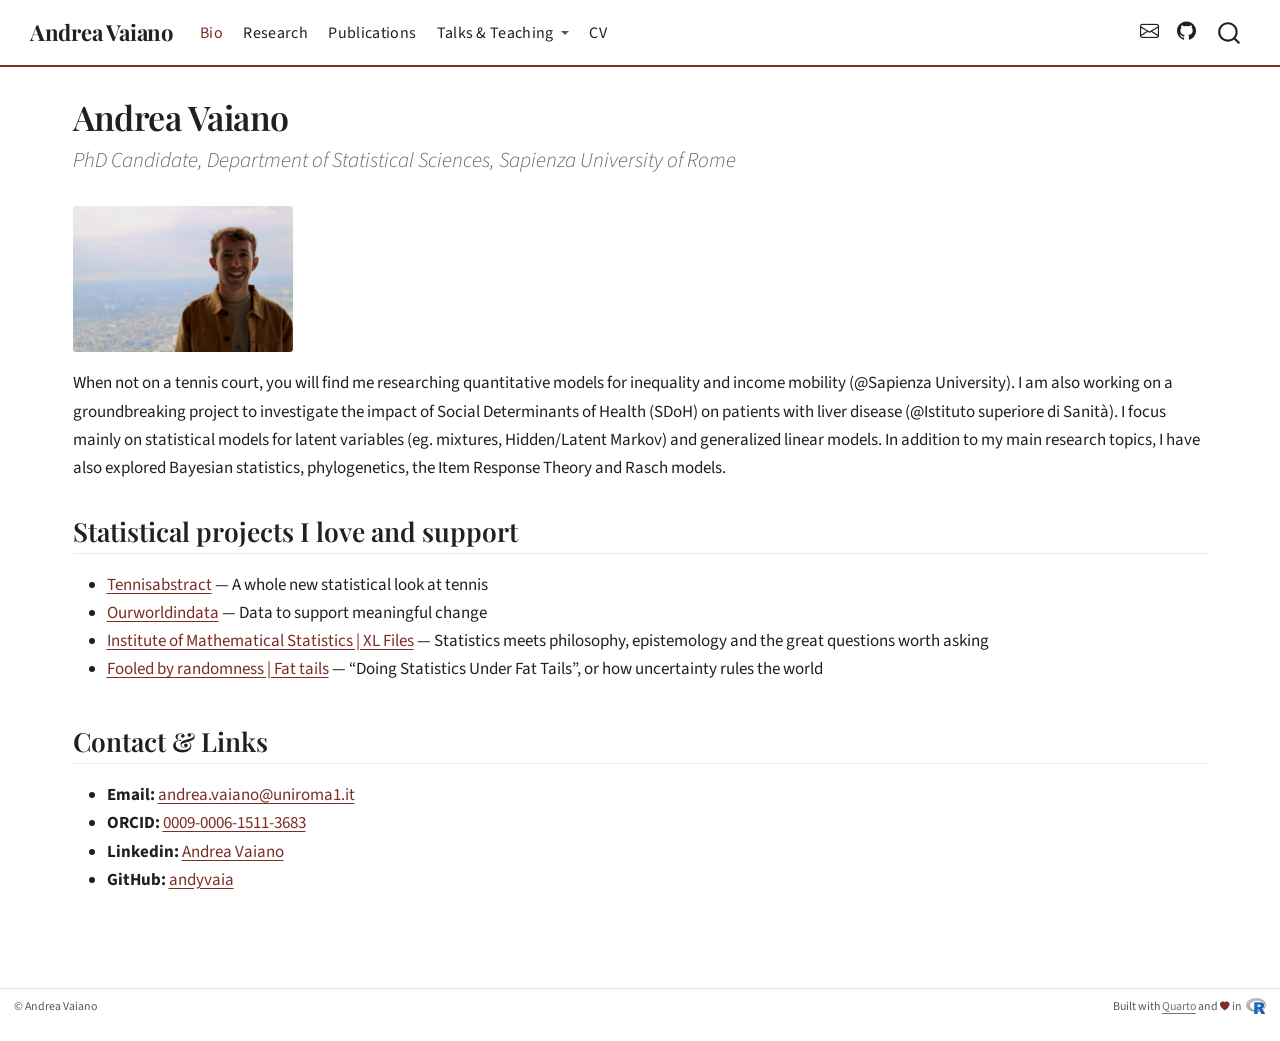
<file: index.html>
<!DOCTYPE html>
<html xmlns="http://www.w3.org/1999/xhtml" lang="en" xml:lang="en"><head>

<meta charset="utf-8">
<meta name="generator" content="quarto-1.11.9">

<meta name="viewport" content="width=device-width, initial-scale=1.0, user-scalable=yes">


<title>Andrea Vaiano</title>
<style>
/* Default styles provided by pandoc.
** See https://pandoc.org/MANUAL.html#variables-for-html for config info.
*/
span.smallcaps{font-variant: small-caps;}
div.columns{display: flex; gap: 1.5em;}
div.column{flex: auto;}
@media screen {
div.columns{gap: min(4vw, 1.5em);}
div.column{overflow-x: auto;}
}
div.hanging-indent{margin-left: 1.5em; text-indent: -1.5em;}
ul.task-list{list-style: none;}
ul.task-list li input[type="checkbox"] {
  width: 0.8em;
  margin: 0 0.8em 0.2em -1em; /* quarto-specific, see https://github.com/quarto-dev/quarto-cli/issues/4556 */ 
  vertical-align: middle;
}
</style>


<script src="site_libs/quarto-nav/quarto-nav.js"></script>
<script src="site_libs/quarto-nav/headroom.min.js"></script>
<script src="site_libs/clipboard/clipboard.min.js"></script>
<script src="site_libs/quarto-search/autocomplete.umd.js"></script>
<script src="site_libs/quarto-search/fuse.min.js"></script>
<script src="site_libs/quarto-search/quarto-search.js"></script>
<meta name="quarto:offset" content="./">
<script src="site_libs/quarto-html/quarto.js" type="module"></script>
<script src="site_libs/quarto-html/tabsets/tabsets.js" type="module"></script>
<script src="site_libs/quarto-html/scrollable-regions/scrollable-regions.js" type="module"></script>
<script src="site_libs/quarto-html/popper.min.js"></script>
<script src="site_libs/quarto-html/tippy.umd.min.js"></script>
<script src="site_libs/quarto-html/anchor.min.js"></script>
<link href="site_libs/quarto-html/tippy.css" rel="stylesheet">
<link href="site_libs/quarto-html/quarto-syntax-highlighting-63b5708e65d6cd79cd7618c58d0c21e7.css" rel="stylesheet" id="quarto-text-highlighting-styles">
<script src="site_libs/bootstrap/bootstrap.min.js"></script>
<link href="site_libs/bootstrap/bootstrap-icons.css" rel="stylesheet">
<link href="site_libs/bootstrap/bootstrap-5481aba94b20c17d0e6d222d27b492a5.min.css" rel="stylesheet" append-hash="true" id="quarto-bootstrap" data-mode="light">
<script id="quarto-search-options" type="application/json">{
  "location": "navbar",
  "copy-button": false,
  "collapse-after": 3,
  "panel-placement": "end",
  "type": "overlay",
  "limit": 50,
  "keyboard-shortcut": [
    "f",
    "/",
    "s"
  ],
  "show-item-context": false,
  "language": {
    "search-no-results-text": "No results",
    "search-matching-documents-text": "matching documents",
    "search-copy-link-title": "Copy link to search",
    "search-hide-matches-text": "Hide additional matches",
    "search-more-match-text": "more match in this document",
    "search-more-matches-text": "more matches in this document",
    "search-clear-button-title": "Clear",
    "search-text-placeholder": "",
    "search-detached-cancel-button-title": "Cancel",
    "search-submit-button-title": "Submit",
    "search-label": "Search"
  }
}</script>


<link rel="stylesheet" href="styles.css">
</head>

<body class="nav-fixed quarto-light"><a id="quarto-skip-link" class="visually-hidden-focusable" href="#quarto-document-content">Skip to main content</a>

<div id="quarto-search-results"></div>
  <header id="quarto-header" class="headroom fixed-top">
    <nav class="navbar navbar-expand-lg " data-bs-theme="dark" aria-label="Site">
      <div class="navbar-container container-fluid">
      <div class="navbar-brand-container mx-auto">
    <a class="navbar-brand" href="./index.html">
    <span class="navbar-title">Andrea Vaiano</span>
    </a>
  </div>
          <button class="navbar-toggler" type="button" data-bs-toggle="collapse" data-bs-target="#navbarCollapse" aria-controls="navbarCollapse" aria-expanded="false" aria-label="Toggle navigation" onclick="if (window.quartoToggleHeadroom) { window.quartoToggleHeadroom(); }">
  <span class="navbar-toggler-icon"></span>
</button>
          <div class="collapse navbar-collapse" id="navbarCollapse">
            <ul class="navbar-nav navbar-nav-scroll me-auto">
  <li class="nav-item">
    <a class="nav-link active" href="./index.html" aria-current="page"> 
<span class="menu-text">Bio</span></a>
  </li>  
  <li class="nav-item">
    <a class="nav-link" href="./research.html"> 
<span class="menu-text">Research</span></a>
  </li>  
  <li class="nav-item">
    <a class="nav-link" href="./publications.html"> 
<span class="menu-text">Publications</span></a>
  </li>  
  <li class="nav-item dropdown ">
    <a class="nav-link dropdown-toggle" href="#" id="nav-menu-talks--teaching" role="link" data-bs-toggle="dropdown" aria-expanded="false">
 <span class="menu-text">Talks &amp; Teaching</span>
    </a>
    <ul class="dropdown-menu" aria-labelledby="nav-menu-talks--teaching">    
        <li>
    <a class="dropdown-item" href="./talks/teaching.html">
 <span class="dropdown-text">Teaching (TA)</span></a>
  </li>  
        <li>
    <a class="dropdown-item" href="./talks/seminars.html">
 <span class="dropdown-text">Seminars</span></a>
  </li>  
        <li>
    <a class="dropdown-item" href="./talks/conferences.html">
 <span class="dropdown-text">Conferences</span></a>
  </li>  
    </ul>
  </li>
  <li class="nav-item">
    <a class="nav-link" href="./cv.html"> 
<span class="menu-text">CV</span></a>
  </li>  
</ul>
            <ul class="navbar-nav navbar-nav-scroll ms-auto">
  <li class="nav-item compact">
    <a class="nav-link" href="mailto:andrea.vaiano@uniroma1.it"> <i class="bi bi-envelope" role="img">
</i> 
<span class="menu-text"></span></a>
  </li>  
  <li class="nav-item compact">
    <a class="nav-link" href="https://github.com/andyvaia"> <i class="bi bi-github" role="img">
</i> 
<span class="menu-text"></span></a>
  </li>  
</ul>
          </div> <!-- /navcollapse -->
            <div class="quarto-navbar-tools">
</div>
            <div id="quarto-search" class="" title="Search"></div>
      </div> <!-- /container-fluid -->
    </nav>
</header>
<!-- content -->
<div id="quarto-content" class="quarto-container page-columns page-rows-contents page-layout-full page-navbar">
<!-- sidebar -->
<!-- margin-sidebar -->
    
<!-- main -->
<main class="content column-page" id="quarto-document-content" tabindex="-1">

<header id="title-block-header" class="quarto-title-block default">
<div class="quarto-title">
<h1 class="title">Andrea Vaiano</h1>
<p class="subtitle lead">PhD Candidate, Department of Statistical Sciences, Sapienza University of Rome</p>
</div>



<div class="quarto-title-meta column-page">

    
  
    
  </div>
  


</header>


<p><img src="images/profile.jpg" class="img-fluid" alt="Andrea Vaiano" width="220"></p>
<p>When not on a tennis court, you will find me researching quantitative models for inequality and income mobility (<span class="citation" data-cites="Sapienza">@Sapienza</span> University). I am also working on a groundbreaking project to investigate the impact of Social Determinants of Health (SDoH) on patients with liver disease (<span class="citation" data-cites="Istituto">@Istituto</span> superiore di Sanità). I focus mainly on statistical models for latent variables (eg. mixtures, Hidden/Latent Markov) and generalized linear models. In addition to my main research topics, I have also explored Bayesian statistics, phylogenetics, the Item Response Theory and Rasch models.</p>
<section id="statistical-projects-i-love-and-support" class="level2">
<h2 class="anchored" data-anchor-id="statistical-projects-i-love-and-support">Statistical projects I love and support</h2>
<ul>
<li><a href="https://www.tennisabstract.com/">Tennisabstract</a> — A whole new statistical look at tennis</li>
<li><a href="https://ourworldindata.org/">Ourworldindata</a> — Data to support meaningful change</li>
<li><a href="https://imstat.org/category/xl-files/">Institute of Mathematical Statistics | XL Files</a> — Statistics meets philosophy, epistemology and the great questions worth asking</li>
<li><a href="https://www.fooledbyrandomness.com/FatTails.html/">Fooled by randomness | Fat tails</a> — “Doing Statistics Under Fat Tails”, or how uncertainty rules the world</li>
</ul>
</section>
<section id="contact-links" class="level2">
<h2 class="anchored" data-anchor-id="contact-links">Contact &amp; Links</h2>
<ul>
<li><strong>Email:</strong> <a href="mailto:andrea.vaiano@uniroma1.it">andrea.vaiano@uniroma1.it</a></li>
<li><strong>ORCID:</strong> <a href="https://orcid.org/0009-0006-1511-3683">0009-0006-1511-3683</a></li>
<li><strong>Linkedin:</strong> <a href="https://www.linkedin.com/in/andrew-vaiano/">Andrea Vaiano</a></li>
<li><strong>GitHub:</strong> <a href="https://github.com/andyvaia">andyvaia</a></li>
</ul>


</section>

</main> <!-- /main -->
<script id="quarto-html-after-body" type="application/javascript">
  window.document.addEventListener("DOMContentLoaded", function (event) {
    const icon = "";
    const anchorJS = new window.AnchorJS();
    anchorJS.options = {
      placement: 'right',
      icon: icon
    };
    anchorJS.add('.anchored');
    const isCodeAnnotation = (el) => {
      for (const clz of el.classList) {
        if (clz.startsWith('code-annotation-')) {                     
          return true;
        }
      }
      return false;
    }
    const onCopySuccess = function(e) {
      // button target
      const button = e.trigger;
      // don't keep focus
      button.blur();
      // flash "checked"
      button.classList.add('code-copy-button-checked');
      var currentTitle = button.getAttribute("title");
      button.setAttribute("title", "Copied!");
      let tooltip;
      if (window.bootstrap) {
        button.setAttribute("data-bs-toggle", "tooltip");
        button.setAttribute("data-bs-placement", "left");
        button.setAttribute("data-bs-title", "Copied!");
        tooltip = new bootstrap.Tooltip(button, 
          { trigger: "manual", 
            customClass: "code-copy-button-tooltip",
            offset: [0, -8]});
        tooltip.show();    
      }
      setTimeout(function() {
        if (tooltip) {
          tooltip.hide();
          button.removeAttribute("data-bs-title");
          button.removeAttribute("data-bs-toggle");
          button.removeAttribute("data-bs-placement");
        }
        button.setAttribute("title", currentTitle);
        button.classList.remove('code-copy-button-checked');
      }, 1000);
      // clear code selection
      e.clearSelection();
    }
    const getTextToCopy = function(trigger) {
      const outerScaffold = trigger.parentElement.cloneNode(true);
      const codeEl = outerScaffold.querySelector('code');
      for (const childEl of codeEl.children) {
        if (isCodeAnnotation(childEl)) {
          childEl.remove();
        }
      }
      return codeEl.innerText;
    }
    const clipboard = new window.ClipboardJS('.code-copy-button:not([data-in-quarto-modal])', {
      text: getTextToCopy
    });
    clipboard.on('success', onCopySuccess);
    if (window.document.getElementById('quarto-embedded-source-code-modal')) {
      const clipboardModal = new window.ClipboardJS('.code-copy-button[data-in-quarto-modal]', {
        text: getTextToCopy,
        container: window.document.getElementById('quarto-embedded-source-code-modal')
      });
      clipboardModal.on('success', onCopySuccess);
    }
      var localhostRegex = new RegExp(/^(?:http|https):\/\/localhost\:?[0-9]*\//);
      var mailtoRegex = new RegExp(/^mailto:/);
        var filterRegex = new RegExp("https:\/\/andyvaia\.github\.io\/");
      var isInternal = (href) => {
          return filterRegex.test(href) || localhostRegex.test(href) || mailtoRegex.test(href);
      }
      // Inspect non-navigation links and adorn them if external
      window.quartoDecorateExternalLinks = function (root) {
     var links = (root || window.document).querySelectorAll('a[href]:not(.nav-link):not(.navbar-brand):not(.toc-action):not(.sidebar-link):not(.sidebar-item-toggle):not(.pagination-link):not(.no-external):not([aria-hidden]):not(.dropdown-item):not(.quarto-navigation-tool):not(.about-link)');
      for (var i=0; i<links.length; i++) {
        const link = links[i];
        if (!isInternal(link.href)) {
          // undo the damage that might have been done by quarto-nav.js in the case of
          // links that we want to consider external
          if (link.dataset.originalHref !== undefined) {
            link.href = link.dataset.originalHref;
          }
          if (!link.classList.contains('no-external-icon')) {
          }
        }
      }
      };
      window.quartoDecorateExternalLinks(window.document);
    // Esc closes the popup (WCAG 1.4.13) and focus leaving both trigger and
    // popup closes it (WCAG 2.4.11); tippy handles neither for interactive popups.
    const hideOnEscAndFocusOut = {
      name: 'hideOnEscAndFocusOut',
      defaultValue: true,
      fn(instance) {
        const dismiss = () => {
          // A show scheduled by the trigger delay would otherwise reopen it
          instance.clearDelayTimeouts();
          instance.hide();
        };
        const onKeyDown = (event) => {
          if (event.key !== 'Escape') {
            return;
          }
          // Keep Esc from also reaching page handlers (e.g. reveal.js overview),
          // except an open reveal.js slide menu, which Esc should close too.
          // The menu handles keys only when its keyboard option is on.
          const menuHandlesEsc = window.Reveal?.getPlugin?.('menu')?.isOpen() &&
            window.Reveal.getConfig().menu?.keyboard !== false;
          if (!menuHandlesEsc) {
            event.stopPropagation();
          }
          if (instance.popper.contains(window.document.activeElement)) {
            // Disabled while refocusing so the focus trigger does not reopen it
            instance.disable();
            instance.reference.focus();
            instance.enable();
          }
          dismiss();
        };
        const onFocusOut = (event) => {
          const target = event.relatedTarget;
          if (target && !instance.reference.contains(target) &&
              !instance.popper.contains(target)) {
            dismiss();
          }
        };
        // On the trigger too: a click trigger (code-annotations: select) has no
        // blur handling. Attached for the instance's lifetime so leaving the
        // trigger also cancels a show still pending on the trigger delay.
        instance.reference.addEventListener('focusout', onFocusOut);
        return {
          onShow() {
            window.document.addEventListener('keydown', onKeyDown, true);
            instance.popper.addEventListener('focusout', onFocusOut);
          },
          onHide() {
            window.document.removeEventListener('keydown', onKeyDown, true);
            instance.popper.removeEventListener('focusout', onFocusOut);
          },
          onDestroy() {
            instance.reference.removeEventListener('focusout', onFocusOut);
          },
        };
      },
    };
    function tippyHover(el, contentFn, onTriggerFn, onUntriggerFn) {
      const config = {
        allowHTML: true,
        maxWidth: 500,
        delay: 100,
        arrow: false,
        appendTo: function(el) {
            return el.parentElement;
        },
        interactive: true,
        interactiveBorder: 10,
        theme: 'quarto',
        placement: 'bottom-start',
        plugins: [hideOnEscAndFocusOut],
      };
      if (contentFn) {
        config.content = contentFn;
      }
      if (onTriggerFn) {
        config.onTrigger = onTriggerFn;
      }
      if (onUntriggerFn) {
        config.onUntrigger = onUntriggerFn;
      }
      window.tippy(el, config); 
    }
    const noterefs = window.document.querySelectorAll('a[role="doc-noteref"]');
    for (var i=0; i<noterefs.length; i++) {
      const ref = noterefs[i];
      tippyHover(ref, function() {
        // use id or data attribute instead here
        let href = ref.getAttribute('data-footnote-href') || ref.getAttribute('href');
        try { href = new URL(href).hash; } catch {}
        const id = href.replace(/^#\/?/, "");
        const note = window.document.getElementById(id);
        if (note) {
          return note.innerHTML;
        } else {
          return "";
        }
      });
    }
    const xrefs = window.document.querySelectorAll('a.quarto-xref');
    const processXRef = (id, note) => {
      // Strip column container classes
      const stripColumnClz = (el) => {
        el.classList.remove("page-full", "page-columns");
        if (el.children) {
          for (const child of el.children) {
            stripColumnClz(child);
          }
        }
      }
      stripColumnClz(note)
      if (id === null || id.startsWith('sec-')) {
        // Special case sections, only their first couple elements
        const container = document.createElement("div");
        if (note.children && note.children.length > 2) {
          container.appendChild(note.children[0].cloneNode(true));
          for (let i = 1; i < note.children.length; i++) {
            const child = note.children[i];
            if (child.tagName === "P" && child.innerText === "") {
              continue;
            } else {
              container.appendChild(child.cloneNode(true));
              break;
            }
          }
          if (window.Quarto?.typesetMath) {
            window.Quarto.typesetMath(container);
          }
          return container.innerHTML
        } else {
          if (window.Quarto?.typesetMath) {
            window.Quarto.typesetMath(note);
          }
          return note.innerHTML;
        }
      } else {
        // Remove any anchor links if they are present
        const anchorLink = note.querySelector('a.anchorjs-link');
        if (anchorLink) {
          anchorLink.remove();
        }
        if (window.Quarto?.typesetMath) {
          window.Quarto.typesetMath(note);
        }
        if (note.classList.contains("callout")) {
          return note.outerHTML;
        } else {
          return note.innerHTML;
        }
      }
    }
    for (var i=0; i<xrefs.length; i++) {
      const xref = xrefs[i];
      tippyHover(xref, undefined, function(instance) {
        instance.disable();
        let url = xref.getAttribute('href');
        let hash = undefined; 
        if (url.startsWith('#')) {
          hash = url;
        } else {
          try { hash = new URL(url).hash; } catch {}
        }
        if (hash) {
          const id = hash.replace(/^#\/?/, "");
          const note = window.document.getElementById(id);
          if (note !== null) {
            try {
              const html = processXRef(id, note.cloneNode(true));
              instance.setContent(html);
            } finally {
              instance.enable();
              instance.show();
            }
          } else {
            // See if we can fetch this
            fetch(url.split('#')[0])
            .then(res => res.text())
            .then(html => {
              const parser = new DOMParser();
              const htmlDoc = parser.parseFromString(html, "text/html");
              const note = htmlDoc.getElementById(id);
              if (note !== null) {
                const html = processXRef(id, note);
                instance.setContent(html);
              } 
            }).finally(() => {
              instance.enable();
              instance.show();
            });
          }
        } else {
          // See if we can fetch a full url (with no hash to target)
          // This is a special case and we should probably do some content thinning / targeting
          fetch(url)
          .then(res => res.text())
          .then(html => {
            const parser = new DOMParser();
            const htmlDoc = parser.parseFromString(html, "text/html");
            const note = htmlDoc.querySelector('main.content');
            if (note !== null) {
              // This should only happen for chapter cross references
              // (since there is no id in the URL)
              // remove the first header
              if (note.children.length > 0 && note.children[0].tagName === "HEADER") {
                note.children[0].remove();
              }
              const html = processXRef(null, note);
              instance.setContent(html);
            } 
          }).finally(() => {
            instance.enable();
            instance.show();
          });
        }
      }, function(instance) {
      });
    }
        let selectedAnnoteEl;
        const selectorForAnnotation = ( cell, annotation) => {
          let cellAttr = 'data-code-cell="' + cell + '"';
          let lineAttr = 'data-code-annotation="' +  annotation + '"';
          const selector = 'span[' + cellAttr + '][' + lineAttr + ']';
          return selector;
        }
        const selectCodeLines = (annoteEl) => {
          const doc = window.document;
          const targetCell = annoteEl.getAttribute("data-target-cell");
          const targetAnnotation = annoteEl.getAttribute("data-target-annotation");
          const annoteSpan = window.document.querySelector(selectorForAnnotation(targetCell, targetAnnotation));
          const lines = annoteSpan.getAttribute("data-code-lines").split(",");
          const lineIds = lines.map((line) => {
            return targetCell + "-" + line;
          })
          // Each band is positioned against its own containing block, which is
          // not the offsetParent of the lines, so place it from client rects.
          const placeBand = (band, firstEl, lastEl, codeBlock) => {
            const container = band.offsetParent;
            if (container === null) {
              return;
            }
            const containerRect = container.getBoundingClientRect();
            // Reveal.js scales slides with a transform, so convert client
            // pixels back to the CSS pixels of the container.
            const scale = containerRect.height / container.offsetHeight || 1;
            const firstRect = firstEl.getBoundingClientRect();
            const lastRect = lastEl.getBoundingClientRect();
            const top = (firstRect.top - containerRect.top) / scale - container.clientTop + container.scrollTop;
            const height = (lastRect.bottom - firstRect.top) / scale;
            band.style.top = top - 2 + "px";
            band.style.height = height + 4 + "px";
            if (codeBlock) {
              // Without the copy button wrapper, the containing block is wider
              // than the code block, so span the code block explicitly.
              const blockRect = codeBlock.getBoundingClientRect();
              band.style.left = (blockRect.left - containerRect.left) / scale - container.clientLeft + container.scrollLeft + "px";
              band.style.width = blockRect.width / scale + "px";
            }
          };
          if (lineIds.length > 0) {
            const el = window.document.getElementById(lineIds[0]);
            const lastEl = window.document.getElementById(lineIds[lineIds.length - 1]);
            const parent = el.parentElement.parentElement;
            // cook up a div (if necessary) and position it
            let div = window.document.getElementById("code-annotation-line-highlight");
            if (div === null) {
              div = window.document.createElement("div");
              div.setAttribute("id", "code-annotation-line-highlight");
              div.style.position = 'absolute';
              parent.appendChild(div);
            }
            placeBand(div, el, lastEl, parent.closest("div.sourceCode") || parent);
            let gutterDiv = window.document.getElementById("code-annotation-line-highlight-gutter");
            if (gutterDiv === null) {
              gutterDiv = window.document.createElement("div");
              gutterDiv.setAttribute("id", "code-annotation-line-highlight-gutter");
              gutterDiv.style.position = 'absolute';
              const codeCell = window.document.getElementById(targetCell);
              const gutter = codeCell.querySelector('.code-annotation-gutter');
              gutter.appendChild(gutterDiv);
            }
            placeBand(gutterDiv, el, lastEl);
            selectedAnnoteEl = annoteEl;
          }
        };
        const unselectCodeLines = () => {
          const elementsIds = ["code-annotation-line-highlight", "code-annotation-line-highlight-gutter"];
          elementsIds.forEach((elId) => {
            const div = window.document.getElementById(elId);
            if (div) {
              div.remove();
            }
          });
          selectedAnnoteEl = undefined;
        };
          // Handle positioning of the toggle
      window.addEventListener(
        "resize",
        throttle(() => {
          elRect = undefined;
          if (selectedAnnoteEl) {
            selectCodeLines(selectedAnnoteEl);
          }
        }, 10)
      );
      function throttle(fn, ms) {
      let throttle = false;
      let timer;
        return (...args) => {
          if(!throttle) { // first call gets through
              fn.apply(this, args);
              throttle = true;
          } else { // all the others get throttled
              if(timer) clearTimeout(timer); // cancel #2
              timer = setTimeout(() => {
                fn.apply(this, args);
                timer = throttle = false;
              }, ms);
          }
        };
      }
        // Attach click handler to the DT
        const annoteDls = window.document.querySelectorAll('dt[data-target-cell]');
        for (const annoteDlNode of annoteDls) {
          annoteDlNode.addEventListener('click', (event) => {
            const clickedEl = event.target;
            if (clickedEl !== selectedAnnoteEl) {
              unselectCodeLines();
              const activeEl = window.document.querySelector('dt[data-target-cell].code-annotation-active');
              if (activeEl) {
                activeEl.classList.remove('code-annotation-active');
              }
              selectCodeLines(clickedEl);
              clickedEl.classList.add('code-annotation-active');
            } else {
              // Unselect the line
              unselectCodeLines();
              clickedEl.classList.remove('code-annotation-active');
            }
          });
        }
    const findCites = (el) => {
      const parentEl = el.parentElement;
      if (parentEl) {
        const cites = parentEl.dataset.cites;
        if (cites) {
          return {
            el,
            cites: cites.split(' ')
          };
        } else {
          return findCites(el.parentElement)
        }
      } else {
        return undefined;
      }
    };
    var bibliorefs = window.document.querySelectorAll('a[role="doc-biblioref"]');
    for (var i=0; i<bibliorefs.length; i++) {
      const ref = bibliorefs[i];
      const citeInfo = findCites(ref);
      if (citeInfo) {
        tippyHover(citeInfo.el, function() {
          var popup = window.document.createElement('div');
          citeInfo.cites.forEach(function(cite) {
            var citeDiv = window.document.createElement('div');
            citeDiv.classList.add('hanging-indent');
            citeDiv.classList.add('csl-entry');
            var biblioDiv = window.document.getElementById('ref-' + cite);
            if (biblioDiv) {
              citeDiv.innerHTML = biblioDiv.innerHTML;
            }
            popup.appendChild(citeDiv);
          });
          return popup.innerHTML;
        });
      }
    }
  });
  </script>
  <script type="application/javascript">
  window.quartoScrollableRegionsLabels = {"code":"Scrollable code","output":"Scrollable output"};
  </script>
</div> <!-- /content -->
<footer class="footer">
  <div class="nav-footer">
    <div class="nav-footer-left">
<p>© Andrea Vaiano</p>
</div>   
    <div class="nav-footer-center">
      &nbsp;
    </div>
    <div class="nav-footer-right">
<p>Built with <a href="https://quarto.org">Quarto</a> and <i class="bi bi-heart-fill" aria-hidden="true"></i> in <a href="https://www.r-project.org"><img src="./images/Rlogo.svg" class="footer-logo" alt="R"></a></p>
</div>
  </div>
</footer>




</body></html>
</file>
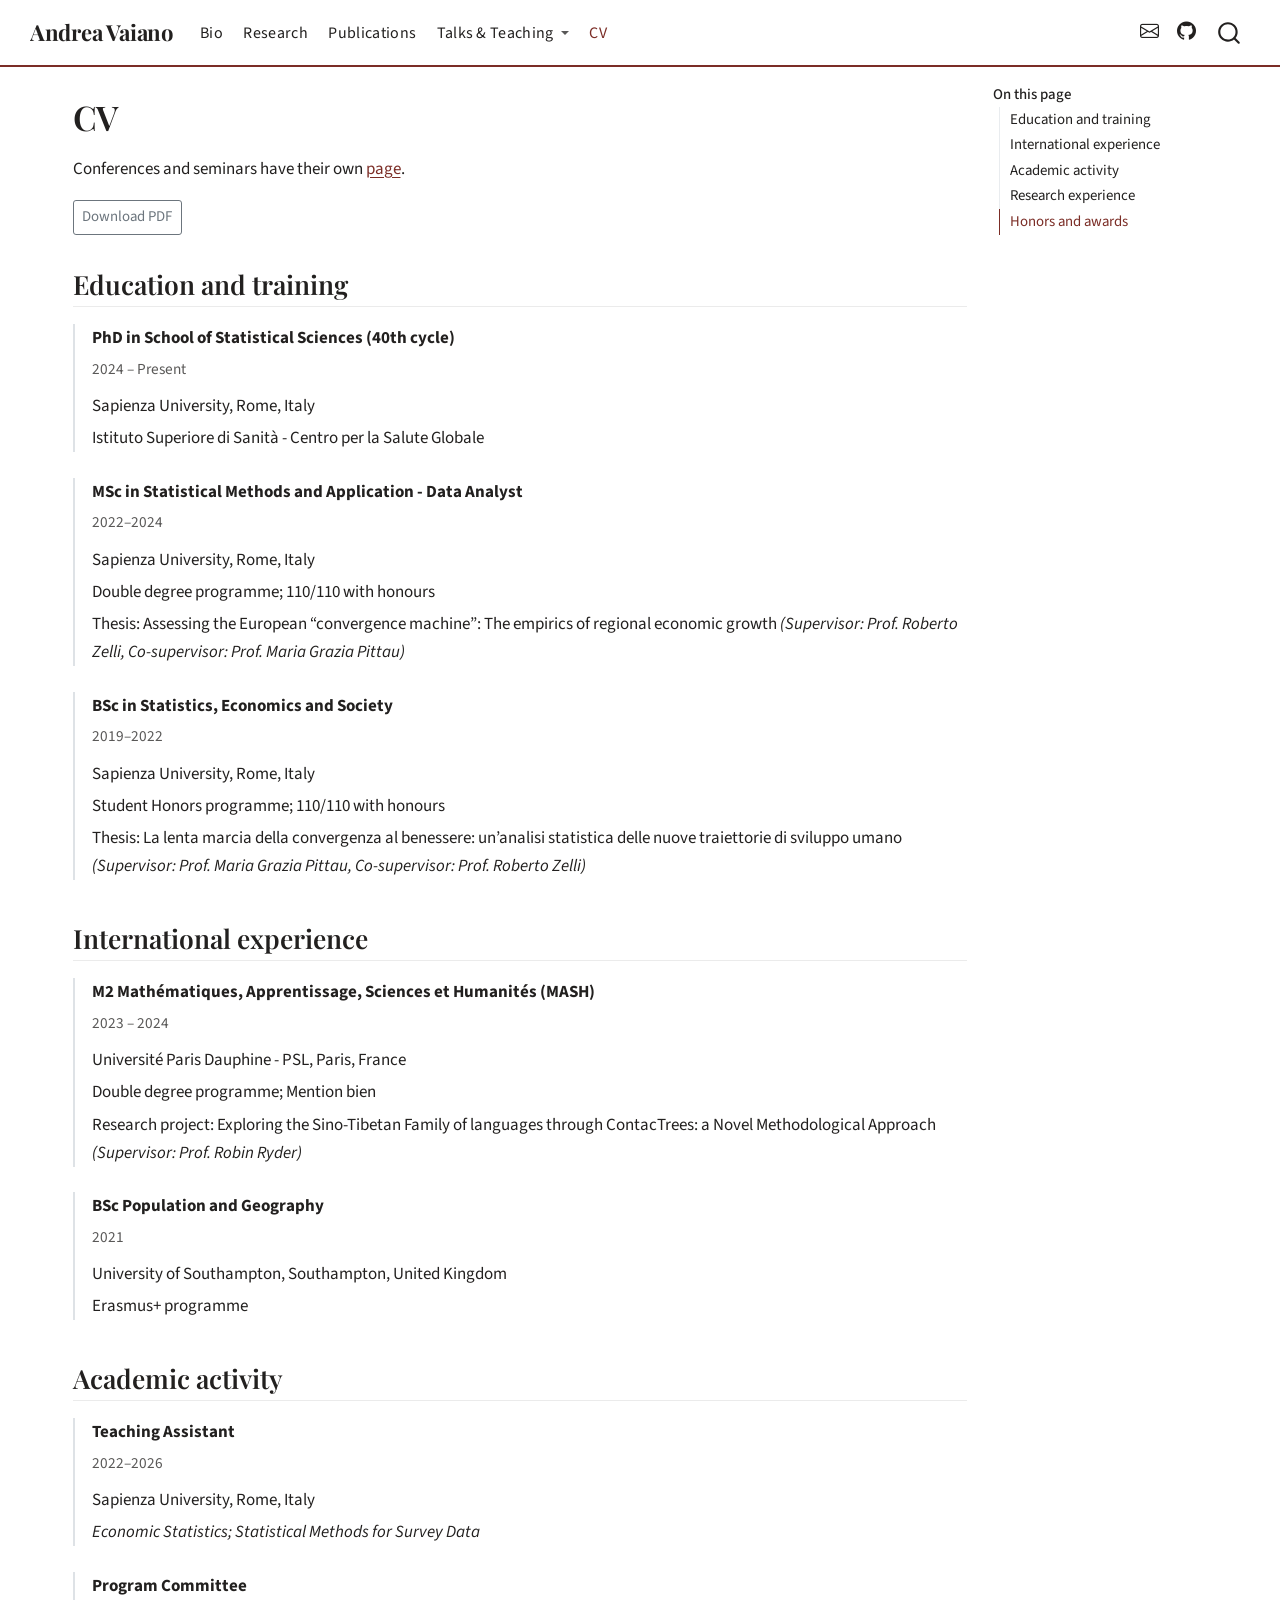
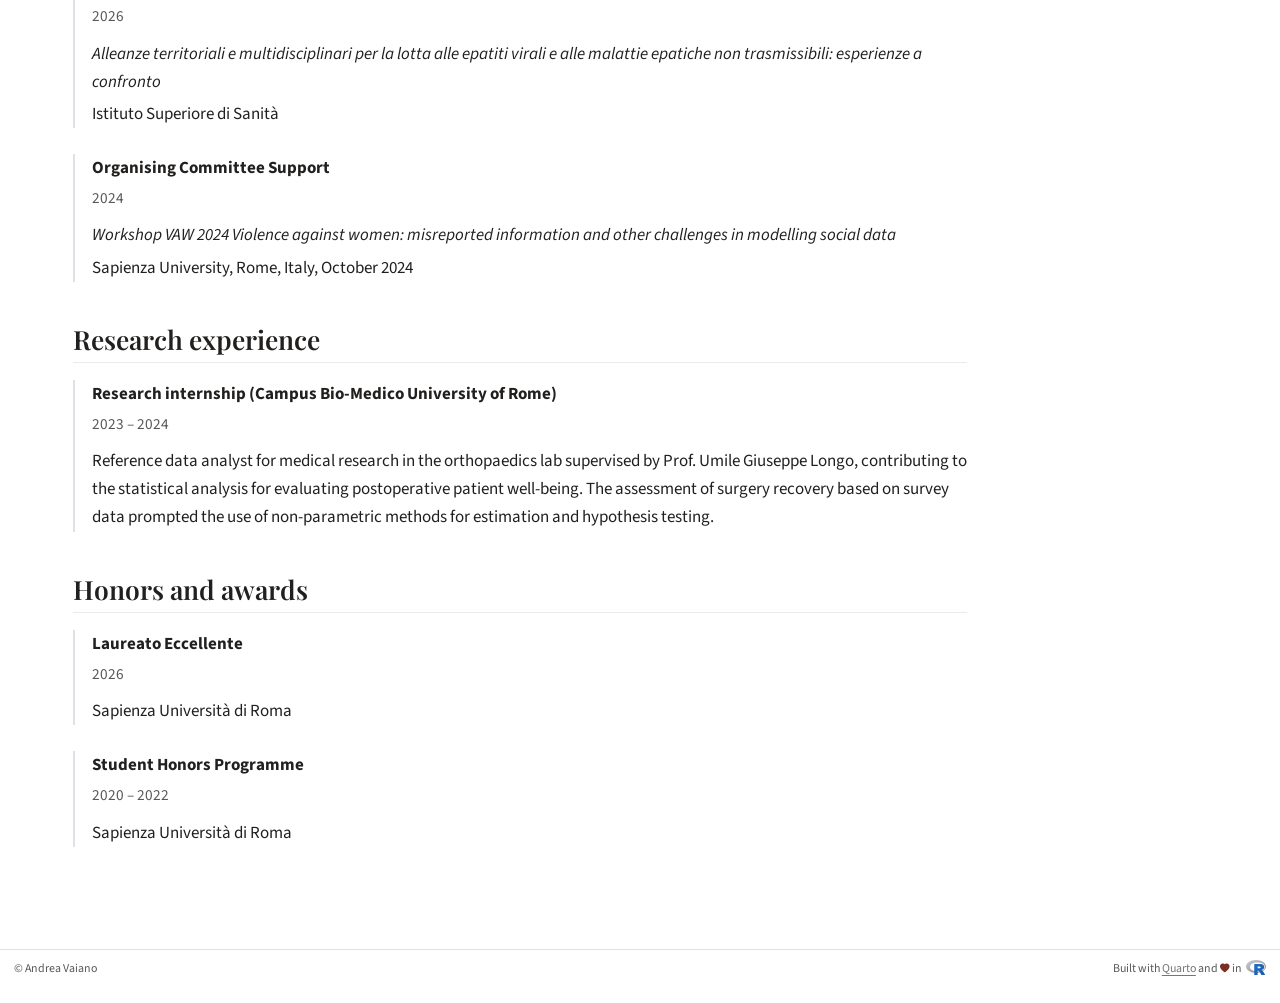
<file: cv.html>
<!DOCTYPE html>
<html xmlns="http://www.w3.org/1999/xhtml" lang="en" xml:lang="en"><head>

<meta charset="utf-8">
<meta name="generator" content="quarto-1.11.9">

<meta name="viewport" content="width=device-width, initial-scale=1.0, user-scalable=yes">


<title>CV – Andrea Vaiano</title>
<style>
/* Default styles provided by pandoc.
** See https://pandoc.org/MANUAL.html#variables-for-html for config info.
*/
span.smallcaps{font-variant: small-caps;}
div.columns{display: flex; gap: 1.5em;}
div.column{flex: auto;}
@media screen {
div.columns{gap: min(4vw, 1.5em);}
div.column{overflow-x: auto;}
}
div.hanging-indent{margin-left: 1.5em; text-indent: -1.5em;}
ul.task-list{list-style: none;}
ul.task-list li input[type="checkbox"] {
  width: 0.8em;
  margin: 0 0.8em 0.2em -1em; /* quarto-specific, see https://github.com/quarto-dev/quarto-cli/issues/4556 */ 
  vertical-align: middle;
}
</style>


<script src="site_libs/quarto-nav/quarto-nav.js"></script>
<script src="site_libs/quarto-nav/headroom.min.js"></script>
<script src="site_libs/clipboard/clipboard.min.js"></script>
<script src="site_libs/quarto-search/autocomplete.umd.js"></script>
<script src="site_libs/quarto-search/fuse.min.js"></script>
<script src="site_libs/quarto-search/quarto-search.js"></script>
<meta name="quarto:offset" content="./">
<script src="site_libs/quarto-html/quarto.js" type="module"></script>
<script src="site_libs/quarto-html/tabsets/tabsets.js" type="module"></script>
<script src="site_libs/quarto-html/scrollable-regions/scrollable-regions.js" type="module"></script>
<script src="site_libs/quarto-html/popper.min.js"></script>
<script src="site_libs/quarto-html/tippy.umd.min.js"></script>
<script src="site_libs/quarto-html/anchor.min.js"></script>
<link href="site_libs/quarto-html/tippy.css" rel="stylesheet">
<link href="site_libs/quarto-html/quarto-syntax-highlighting-63b5708e65d6cd79cd7618c58d0c21e7.css" rel="stylesheet" id="quarto-text-highlighting-styles">
<script src="site_libs/bootstrap/bootstrap.min.js"></script>
<link href="site_libs/bootstrap/bootstrap-icons.css" rel="stylesheet">
<link href="site_libs/bootstrap/bootstrap-5481aba94b20c17d0e6d222d27b492a5.min.css" rel="stylesheet" append-hash="true" id="quarto-bootstrap" data-mode="light">
<script id="quarto-search-options" type="application/json">{
  "location": "navbar",
  "copy-button": false,
  "collapse-after": 3,
  "panel-placement": "end",
  "type": "overlay",
  "limit": 50,
  "keyboard-shortcut": [
    "f",
    "/",
    "s"
  ],
  "show-item-context": false,
  "language": {
    "search-no-results-text": "No results",
    "search-matching-documents-text": "matching documents",
    "search-copy-link-title": "Copy link to search",
    "search-hide-matches-text": "Hide additional matches",
    "search-more-match-text": "more match in this document",
    "search-more-matches-text": "more matches in this document",
    "search-clear-button-title": "Clear",
    "search-text-placeholder": "",
    "search-detached-cancel-button-title": "Cancel",
    "search-submit-button-title": "Submit",
    "search-label": "Search"
  }
}</script>


<link rel="stylesheet" href="styles.css">
</head>

<body class="nav-fixed quarto-light"><a id="quarto-skip-link" class="visually-hidden-focusable" href="#quarto-document-content">Skip to main content</a>

<div id="quarto-search-results"></div>
  <header id="quarto-header" class="headroom fixed-top">
    <nav class="navbar navbar-expand-lg " data-bs-theme="dark" aria-label="Site">
      <div class="navbar-container container-fluid">
      <div class="navbar-brand-container mx-auto">
    <a class="navbar-brand" href="./index.html">
    <span class="navbar-title">Andrea Vaiano</span>
    </a>
  </div>
          <button class="navbar-toggler" type="button" data-bs-toggle="collapse" data-bs-target="#navbarCollapse" aria-controls="navbarCollapse" aria-expanded="false" aria-label="Toggle navigation" onclick="if (window.quartoToggleHeadroom) { window.quartoToggleHeadroom(); }">
  <span class="navbar-toggler-icon"></span>
</button>
          <div class="collapse navbar-collapse" id="navbarCollapse">
            <ul class="navbar-nav navbar-nav-scroll me-auto">
  <li class="nav-item">
    <a class="nav-link" href="./index.html"> 
<span class="menu-text">Bio</span></a>
  </li>  
  <li class="nav-item">
    <a class="nav-link" href="./research.html"> 
<span class="menu-text">Research</span></a>
  </li>  
  <li class="nav-item">
    <a class="nav-link" href="./publications.html"> 
<span class="menu-text">Publications</span></a>
  </li>  
  <li class="nav-item dropdown ">
    <a class="nav-link dropdown-toggle" href="#" id="nav-menu-talks--teaching" role="link" data-bs-toggle="dropdown" aria-expanded="false">
 <span class="menu-text">Talks &amp; Teaching</span>
    </a>
    <ul class="dropdown-menu" aria-labelledby="nav-menu-talks--teaching">    
        <li>
    <a class="dropdown-item" href="./talks/teaching.html">
 <span class="dropdown-text">Teaching (TA)</span></a>
  </li>  
        <li>
    <a class="dropdown-item" href="./talks/seminars.html">
 <span class="dropdown-text">Seminars</span></a>
  </li>  
        <li>
    <a class="dropdown-item" href="./talks/conferences.html">
 <span class="dropdown-text">Conferences</span></a>
  </li>  
    </ul>
  </li>
  <li class="nav-item">
    <a class="nav-link active" href="./cv.html" aria-current="page"> 
<span class="menu-text">CV</span></a>
  </li>  
</ul>
            <ul class="navbar-nav navbar-nav-scroll ms-auto">
  <li class="nav-item compact">
    <a class="nav-link" href="mailto:andrea.vaiano@uniroma1.it"> <i class="bi bi-envelope" role="img">
</i> 
<span class="menu-text"></span></a>
  </li>  
  <li class="nav-item compact">
    <a class="nav-link" href="https://github.com/andyvaia"> <i class="bi bi-github" role="img">
</i> 
<span class="menu-text"></span></a>
  </li>  
</ul>
          </div> <!-- /navcollapse -->
            <div class="quarto-navbar-tools">
</div>
            <div id="quarto-search" class="" title="Search"></div>
      </div> <!-- /container-fluid -->
    </nav>
</header>
<!-- content -->
<div id="quarto-content" class="quarto-container page-columns page-rows-contents page-layout-full page-navbar">
<!-- sidebar -->
<!-- margin-sidebar -->
    <div id="quarto-margin-sidebar" class="sidebar margin-sidebar">
        <nav id="TOC" role="doc-toc" aria-labelledby="toc-title" class="toc-active">
    <h2 id="toc-title">On this page</h2>
   
  <ul>
  <li><a href="#education-and-training" id="toc-education-and-training" class="nav-link active" data-scroll-target="#education-and-training">Education and training</a></li>
  <li><a href="#international-experience" id="toc-international-experience" class="nav-link" data-scroll-target="#international-experience">International experience</a></li>
  <li><a href="#academic-activity" id="toc-academic-activity" class="nav-link" data-scroll-target="#academic-activity">Academic activity</a></li>
  <li><a href="#research-experience" id="toc-research-experience" class="nav-link" data-scroll-target="#research-experience">Research experience</a></li>
  <li><a href="#honors-and-awards" id="toc-honors-and-awards" class="nav-link" data-scroll-target="#honors-and-awards">Honors and awards</a></li>
  </ul>
</nav>
    </div>
<!-- main -->
<main class="content column-page-left" id="quarto-document-content" tabindex="-1">

<header id="title-block-header" class="quarto-title-block default">
<div class="quarto-title">
<h1 class="title">CV</h1>
</div>



<div class="quarto-title-meta column-page-left">

    
  
    
  </div>
  


</header>


<!-- This page is generated from `` cv_source/CV_Andrea_Vaiano_no_dati.tex `` — the same LaTeX source as the PDF. To update it, edit the `.tex` and re-render the site.  -->
<p>Conferences and seminars have their own <a href="./talks/conferences.html">page</a>.</p>
<p><a href="cv.pdf" class="btn btn-outline-secondary btn-sm" role="button">Download PDF</a></p>
<section id="education-and-training" class="level2">
<h2 class="anchored" data-anchor-id="education-and-training">Education and training</h2>
<div class="entry">
<p><strong>PhD in School of Statistical Sciences (40th cycle)</strong></p>
<p>2024 – Present</p>
<p>Sapienza University, Rome, Italy</p>
<p>Istituto Superiore di Sanità - Centro per la Salute Globale</p>
</div>
<div class="entry">
<p><strong>MSc in Statistical Methods and Application - Data Analyst</strong></p>
<p>2022–2024</p>
<p>Sapienza University, Rome, Italy</p>
<p>Double degree programme; 110/110 with honours</p>
<p>Thesis: Assessing the European “convergence machine”: The empirics of regional economic growth <em>(Supervisor: Prof.&nbsp;Roberto Zelli, Co-supervisor: Prof.&nbsp;Maria Grazia Pittau)</em></p>
</div>
<div class="entry">
<p><strong>BSc in Statistics, Economics and Society</strong></p>
<p>2019–2022</p>
<p>Sapienza University, Rome, Italy</p>
<p>Student Honors programme; 110/110 with honours</p>
<p>Thesis: La lenta marcia della convergenza al benessere: un’analisi statistica delle nuove traiettorie di sviluppo umano <em>(Supervisor: Prof.&nbsp;Maria Grazia Pittau, Co-supervisor: Prof.&nbsp;Roberto Zelli)</em></p>
</div>
</section>
<section id="international-experience" class="level2">
<h2 class="anchored" data-anchor-id="international-experience">International experience</h2>
<div class="entry">
<p><strong>M2 Mathématiques, Apprentissage, Sciences et Humanités (MASH)</strong></p>
<p>2023 – 2024</p>
<p>Université Paris Dauphine - PSL, Paris, France</p>
<p>Double degree programme; Mention bien</p>
<p>Research project: Exploring the Sino-Tibetan Family of languages through ContacTrees: a Novel Methodological Approach <em>(Supervisor: Prof.&nbsp;Robin Ryder)</em></p>
</div>
<div class="entry">
<p><strong>BSc Population and Geography</strong></p>
<p>2021</p>
<p>University of Southampton, Southampton, United Kingdom</p>
<p>Erasmus+ programme</p>
</div>
</section>
<section id="academic-activity" class="level2">
<h2 class="anchored" data-anchor-id="academic-activity">Academic activity</h2>
<div class="entry">
<p><strong>Teaching Assistant</strong></p>
<p>2022–2026</p>
<p>Sapienza University, Rome, Italy</p>
<p><em>Economic Statistics; Statistical Methods for Survey Data</em></p>
</div>
<div class="entry">
<p><strong>Program Committee</strong></p>
<p>2026</p>
<p><em>Alleanze territoriali e multidisciplinari per la lotta alle epatiti virali e alle malattie epatiche non trasmissibili: esperienze a confronto</em></p>
<p>Istituto Superiore di Sanità</p>
</div>
<div class="entry">
<p><strong>Organising Committee Support</strong></p>
<p>2024</p>
<p><em>Workshop VAW 2024 Violence against women: misreported information and other challenges in modelling social data</em></p>
<p>Sapienza University, Rome, Italy, October 2024</p>
</div>
</section>
<section id="research-experience" class="level2">
<h2 class="anchored" data-anchor-id="research-experience">Research experience</h2>
<div class="entry">
<p><strong>Research internship (Campus Bio-Medico University of Rome)</strong></p>
<p>2023 – 2024</p>
<p>Reference data analyst for medical research in the orthopaedics lab supervised by Prof.&nbsp;Umile Giuseppe Longo, contributing to the statistical analysis for evaluating postoperative patient well-being. The assessment of surgery recovery based on survey data prompted the use of non-parametric methods for estimation and hypothesis testing.</p>
</div>
</section>
<section id="honors-and-awards" class="level2">
<h2 class="anchored" data-anchor-id="honors-and-awards">Honors and awards</h2>
<div class="entry">
<p><strong>Laureato Eccellente</strong></p>
<p>2026</p>
<p>Sapienza Università di Roma</p>
</div>
<div class="entry">
<p><strong>Student Honors Programme</strong></p>
<p>2020 – 2022</p>
<p>Sapienza Università di Roma</p>
</div>


</section>

</main> <!-- /main -->
<script id="quarto-html-after-body" type="application/javascript">
  window.document.addEventListener("DOMContentLoaded", function (event) {
    const icon = "";
    const anchorJS = new window.AnchorJS();
    anchorJS.options = {
      placement: 'right',
      icon: icon
    };
    anchorJS.add('.anchored');
    const isCodeAnnotation = (el) => {
      for (const clz of el.classList) {
        if (clz.startsWith('code-annotation-')) {                     
          return true;
        }
      }
      return false;
    }
    const onCopySuccess = function(e) {
      // button target
      const button = e.trigger;
      // don't keep focus
      button.blur();
      // flash "checked"
      button.classList.add('code-copy-button-checked');
      var currentTitle = button.getAttribute("title");
      button.setAttribute("title", "Copied!");
      let tooltip;
      if (window.bootstrap) {
        button.setAttribute("data-bs-toggle", "tooltip");
        button.setAttribute("data-bs-placement", "left");
        button.setAttribute("data-bs-title", "Copied!");
        tooltip = new bootstrap.Tooltip(button, 
          { trigger: "manual", 
            customClass: "code-copy-button-tooltip",
            offset: [0, -8]});
        tooltip.show();    
      }
      setTimeout(function() {
        if (tooltip) {
          tooltip.hide();
          button.removeAttribute("data-bs-title");
          button.removeAttribute("data-bs-toggle");
          button.removeAttribute("data-bs-placement");
        }
        button.setAttribute("title", currentTitle);
        button.classList.remove('code-copy-button-checked');
      }, 1000);
      // clear code selection
      e.clearSelection();
    }
    const getTextToCopy = function(trigger) {
      const outerScaffold = trigger.parentElement.cloneNode(true);
      const codeEl = outerScaffold.querySelector('code');
      for (const childEl of codeEl.children) {
        if (isCodeAnnotation(childEl)) {
          childEl.remove();
        }
      }
      return codeEl.innerText;
    }
    const clipboard = new window.ClipboardJS('.code-copy-button:not([data-in-quarto-modal])', {
      text: getTextToCopy
    });
    clipboard.on('success', onCopySuccess);
    if (window.document.getElementById('quarto-embedded-source-code-modal')) {
      const clipboardModal = new window.ClipboardJS('.code-copy-button[data-in-quarto-modal]', {
        text: getTextToCopy,
        container: window.document.getElementById('quarto-embedded-source-code-modal')
      });
      clipboardModal.on('success', onCopySuccess);
    }
      var localhostRegex = new RegExp(/^(?:http|https):\/\/localhost\:?[0-9]*\//);
      var mailtoRegex = new RegExp(/^mailto:/);
        var filterRegex = new RegExp("https:\/\/andyvaia\.github\.io\/");
      var isInternal = (href) => {
          return filterRegex.test(href) || localhostRegex.test(href) || mailtoRegex.test(href);
      }
      // Inspect non-navigation links and adorn them if external
      window.quartoDecorateExternalLinks = function (root) {
     var links = (root || window.document).querySelectorAll('a[href]:not(.nav-link):not(.navbar-brand):not(.toc-action):not(.sidebar-link):not(.sidebar-item-toggle):not(.pagination-link):not(.no-external):not([aria-hidden]):not(.dropdown-item):not(.quarto-navigation-tool):not(.about-link)');
      for (var i=0; i<links.length; i++) {
        const link = links[i];
        if (!isInternal(link.href)) {
          // undo the damage that might have been done by quarto-nav.js in the case of
          // links that we want to consider external
          if (link.dataset.originalHref !== undefined) {
            link.href = link.dataset.originalHref;
          }
          if (!link.classList.contains('no-external-icon')) {
          }
        }
      }
      };
      window.quartoDecorateExternalLinks(window.document);
    // Esc closes the popup (WCAG 1.4.13) and focus leaving both trigger and
    // popup closes it (WCAG 2.4.11); tippy handles neither for interactive popups.
    const hideOnEscAndFocusOut = {
      name: 'hideOnEscAndFocusOut',
      defaultValue: true,
      fn(instance) {
        const dismiss = () => {
          // A show scheduled by the trigger delay would otherwise reopen it
          instance.clearDelayTimeouts();
          instance.hide();
        };
        const onKeyDown = (event) => {
          if (event.key !== 'Escape') {
            return;
          }
          // Keep Esc from also reaching page handlers (e.g. reveal.js overview),
          // except an open reveal.js slide menu, which Esc should close too.
          // The menu handles keys only when its keyboard option is on.
          const menuHandlesEsc = window.Reveal?.getPlugin?.('menu')?.isOpen() &&
            window.Reveal.getConfig().menu?.keyboard !== false;
          if (!menuHandlesEsc) {
            event.stopPropagation();
          }
          if (instance.popper.contains(window.document.activeElement)) {
            // Disabled while refocusing so the focus trigger does not reopen it
            instance.disable();
            instance.reference.focus();
            instance.enable();
          }
          dismiss();
        };
        const onFocusOut = (event) => {
          const target = event.relatedTarget;
          if (target && !instance.reference.contains(target) &&
              !instance.popper.contains(target)) {
            dismiss();
          }
        };
        // On the trigger too: a click trigger (code-annotations: select) has no
        // blur handling. Attached for the instance's lifetime so leaving the
        // trigger also cancels a show still pending on the trigger delay.
        instance.reference.addEventListener('focusout', onFocusOut);
        return {
          onShow() {
            window.document.addEventListener('keydown', onKeyDown, true);
            instance.popper.addEventListener('focusout', onFocusOut);
          },
          onHide() {
            window.document.removeEventListener('keydown', onKeyDown, true);
            instance.popper.removeEventListener('focusout', onFocusOut);
          },
          onDestroy() {
            instance.reference.removeEventListener('focusout', onFocusOut);
          },
        };
      },
    };
    function tippyHover(el, contentFn, onTriggerFn, onUntriggerFn) {
      const config = {
        allowHTML: true,
        maxWidth: 500,
        delay: 100,
        arrow: false,
        appendTo: function(el) {
            return el.parentElement;
        },
        interactive: true,
        interactiveBorder: 10,
        theme: 'quarto',
        placement: 'bottom-start',
        plugins: [hideOnEscAndFocusOut],
      };
      if (contentFn) {
        config.content = contentFn;
      }
      if (onTriggerFn) {
        config.onTrigger = onTriggerFn;
      }
      if (onUntriggerFn) {
        config.onUntrigger = onUntriggerFn;
      }
      window.tippy(el, config); 
    }
    const noterefs = window.document.querySelectorAll('a[role="doc-noteref"]');
    for (var i=0; i<noterefs.length; i++) {
      const ref = noterefs[i];
      tippyHover(ref, function() {
        // use id or data attribute instead here
        let href = ref.getAttribute('data-footnote-href') || ref.getAttribute('href');
        try { href = new URL(href).hash; } catch {}
        const id = href.replace(/^#\/?/, "");
        const note = window.document.getElementById(id);
        if (note) {
          return note.innerHTML;
        } else {
          return "";
        }
      });
    }
    const xrefs = window.document.querySelectorAll('a.quarto-xref');
    const processXRef = (id, note) => {
      // Strip column container classes
      const stripColumnClz = (el) => {
        el.classList.remove("page-full", "page-columns");
        if (el.children) {
          for (const child of el.children) {
            stripColumnClz(child);
          }
        }
      }
      stripColumnClz(note)
      if (id === null || id.startsWith('sec-')) {
        // Special case sections, only their first couple elements
        const container = document.createElement("div");
        if (note.children && note.children.length > 2) {
          container.appendChild(note.children[0].cloneNode(true));
          for (let i = 1; i < note.children.length; i++) {
            const child = note.children[i];
            if (child.tagName === "P" && child.innerText === "") {
              continue;
            } else {
              container.appendChild(child.cloneNode(true));
              break;
            }
          }
          if (window.Quarto?.typesetMath) {
            window.Quarto.typesetMath(container);
          }
          return container.innerHTML
        } else {
          if (window.Quarto?.typesetMath) {
            window.Quarto.typesetMath(note);
          }
          return note.innerHTML;
        }
      } else {
        // Remove any anchor links if they are present
        const anchorLink = note.querySelector('a.anchorjs-link');
        if (anchorLink) {
          anchorLink.remove();
        }
        if (window.Quarto?.typesetMath) {
          window.Quarto.typesetMath(note);
        }
        if (note.classList.contains("callout")) {
          return note.outerHTML;
        } else {
          return note.innerHTML;
        }
      }
    }
    for (var i=0; i<xrefs.length; i++) {
      const xref = xrefs[i];
      tippyHover(xref, undefined, function(instance) {
        instance.disable();
        let url = xref.getAttribute('href');
        let hash = undefined; 
        if (url.startsWith('#')) {
          hash = url;
        } else {
          try { hash = new URL(url).hash; } catch {}
        }
        if (hash) {
          const id = hash.replace(/^#\/?/, "");
          const note = window.document.getElementById(id);
          if (note !== null) {
            try {
              const html = processXRef(id, note.cloneNode(true));
              instance.setContent(html);
            } finally {
              instance.enable();
              instance.show();
            }
          } else {
            // See if we can fetch this
            fetch(url.split('#')[0])
            .then(res => res.text())
            .then(html => {
              const parser = new DOMParser();
              const htmlDoc = parser.parseFromString(html, "text/html");
              const note = htmlDoc.getElementById(id);
              if (note !== null) {
                const html = processXRef(id, note);
                instance.setContent(html);
              } 
            }).finally(() => {
              instance.enable();
              instance.show();
            });
          }
        } else {
          // See if we can fetch a full url (with no hash to target)
          // This is a special case and we should probably do some content thinning / targeting
          fetch(url)
          .then(res => res.text())
          .then(html => {
            const parser = new DOMParser();
            const htmlDoc = parser.parseFromString(html, "text/html");
            const note = htmlDoc.querySelector('main.content');
            if (note !== null) {
              // This should only happen for chapter cross references
              // (since there is no id in the URL)
              // remove the first header
              if (note.children.length > 0 && note.children[0].tagName === "HEADER") {
                note.children[0].remove();
              }
              const html = processXRef(null, note);
              instance.setContent(html);
            } 
          }).finally(() => {
            instance.enable();
            instance.show();
          });
        }
      }, function(instance) {
      });
    }
        let selectedAnnoteEl;
        const selectorForAnnotation = ( cell, annotation) => {
          let cellAttr = 'data-code-cell="' + cell + '"';
          let lineAttr = 'data-code-annotation="' +  annotation + '"';
          const selector = 'span[' + cellAttr + '][' + lineAttr + ']';
          return selector;
        }
        const selectCodeLines = (annoteEl) => {
          const doc = window.document;
          const targetCell = annoteEl.getAttribute("data-target-cell");
          const targetAnnotation = annoteEl.getAttribute("data-target-annotation");
          const annoteSpan = window.document.querySelector(selectorForAnnotation(targetCell, targetAnnotation));
          const lines = annoteSpan.getAttribute("data-code-lines").split(",");
          const lineIds = lines.map((line) => {
            return targetCell + "-" + line;
          })
          // Each band is positioned against its own containing block, which is
          // not the offsetParent of the lines, so place it from client rects.
          const placeBand = (band, firstEl, lastEl, codeBlock) => {
            const container = band.offsetParent;
            if (container === null) {
              return;
            }
            const containerRect = container.getBoundingClientRect();
            // Reveal.js scales slides with a transform, so convert client
            // pixels back to the CSS pixels of the container.
            const scale = containerRect.height / container.offsetHeight || 1;
            const firstRect = firstEl.getBoundingClientRect();
            const lastRect = lastEl.getBoundingClientRect();
            const top = (firstRect.top - containerRect.top) / scale - container.clientTop + container.scrollTop;
            const height = (lastRect.bottom - firstRect.top) / scale;
            band.style.top = top - 2 + "px";
            band.style.height = height + 4 + "px";
            if (codeBlock) {
              // Without the copy button wrapper, the containing block is wider
              // than the code block, so span the code block explicitly.
              const blockRect = codeBlock.getBoundingClientRect();
              band.style.left = (blockRect.left - containerRect.left) / scale - container.clientLeft + container.scrollLeft + "px";
              band.style.width = blockRect.width / scale + "px";
            }
          };
          if (lineIds.length > 0) {
            const el = window.document.getElementById(lineIds[0]);
            const lastEl = window.document.getElementById(lineIds[lineIds.length - 1]);
            const parent = el.parentElement.parentElement;
            // cook up a div (if necessary) and position it
            let div = window.document.getElementById("code-annotation-line-highlight");
            if (div === null) {
              div = window.document.createElement("div");
              div.setAttribute("id", "code-annotation-line-highlight");
              div.style.position = 'absolute';
              parent.appendChild(div);
            }
            placeBand(div, el, lastEl, parent.closest("div.sourceCode") || parent);
            let gutterDiv = window.document.getElementById("code-annotation-line-highlight-gutter");
            if (gutterDiv === null) {
              gutterDiv = window.document.createElement("div");
              gutterDiv.setAttribute("id", "code-annotation-line-highlight-gutter");
              gutterDiv.style.position = 'absolute';
              const codeCell = window.document.getElementById(targetCell);
              const gutter = codeCell.querySelector('.code-annotation-gutter');
              gutter.appendChild(gutterDiv);
            }
            placeBand(gutterDiv, el, lastEl);
            selectedAnnoteEl = annoteEl;
          }
        };
        const unselectCodeLines = () => {
          const elementsIds = ["code-annotation-line-highlight", "code-annotation-line-highlight-gutter"];
          elementsIds.forEach((elId) => {
            const div = window.document.getElementById(elId);
            if (div) {
              div.remove();
            }
          });
          selectedAnnoteEl = undefined;
        };
          // Handle positioning of the toggle
      window.addEventListener(
        "resize",
        throttle(() => {
          elRect = undefined;
          if (selectedAnnoteEl) {
            selectCodeLines(selectedAnnoteEl);
          }
        }, 10)
      );
      function throttle(fn, ms) {
      let throttle = false;
      let timer;
        return (...args) => {
          if(!throttle) { // first call gets through
              fn.apply(this, args);
              throttle = true;
          } else { // all the others get throttled
              if(timer) clearTimeout(timer); // cancel #2
              timer = setTimeout(() => {
                fn.apply(this, args);
                timer = throttle = false;
              }, ms);
          }
        };
      }
        // Attach click handler to the DT
        const annoteDls = window.document.querySelectorAll('dt[data-target-cell]');
        for (const annoteDlNode of annoteDls) {
          annoteDlNode.addEventListener('click', (event) => {
            const clickedEl = event.target;
            if (clickedEl !== selectedAnnoteEl) {
              unselectCodeLines();
              const activeEl = window.document.querySelector('dt[data-target-cell].code-annotation-active');
              if (activeEl) {
                activeEl.classList.remove('code-annotation-active');
              }
              selectCodeLines(clickedEl);
              clickedEl.classList.add('code-annotation-active');
            } else {
              // Unselect the line
              unselectCodeLines();
              clickedEl.classList.remove('code-annotation-active');
            }
          });
        }
    const findCites = (el) => {
      const parentEl = el.parentElement;
      if (parentEl) {
        const cites = parentEl.dataset.cites;
        if (cites) {
          return {
            el,
            cites: cites.split(' ')
          };
        } else {
          return findCites(el.parentElement)
        }
      } else {
        return undefined;
      }
    };
    var bibliorefs = window.document.querySelectorAll('a[role="doc-biblioref"]');
    for (var i=0; i<bibliorefs.length; i++) {
      const ref = bibliorefs[i];
      const citeInfo = findCites(ref);
      if (citeInfo) {
        tippyHover(citeInfo.el, function() {
          var popup = window.document.createElement('div');
          citeInfo.cites.forEach(function(cite) {
            var citeDiv = window.document.createElement('div');
            citeDiv.classList.add('hanging-indent');
            citeDiv.classList.add('csl-entry');
            var biblioDiv = window.document.getElementById('ref-' + cite);
            if (biblioDiv) {
              citeDiv.innerHTML = biblioDiv.innerHTML;
            }
            popup.appendChild(citeDiv);
          });
          return popup.innerHTML;
        });
      }
    }
  });
  </script>
  <script type="application/javascript">
  window.quartoScrollableRegionsLabels = {"code":"Scrollable code","output":"Scrollable output"};
  </script>
</div> <!-- /content -->
<footer class="footer">
  <div class="nav-footer">
    <div class="nav-footer-left">
<p>© Andrea Vaiano</p>
</div>   
    <div class="nav-footer-center">
      &nbsp;
    </div>
    <div class="nav-footer-right">
<p>Built with <a href="https://quarto.org">Quarto</a> and <i class="bi bi-heart-fill" aria-hidden="true"></i> in <a href="https://www.r-project.org"><img src="./images/Rlogo.svg" class="footer-logo" alt="R"></a></p>
</div>
  </div>
</footer>




</body></html>
</file>
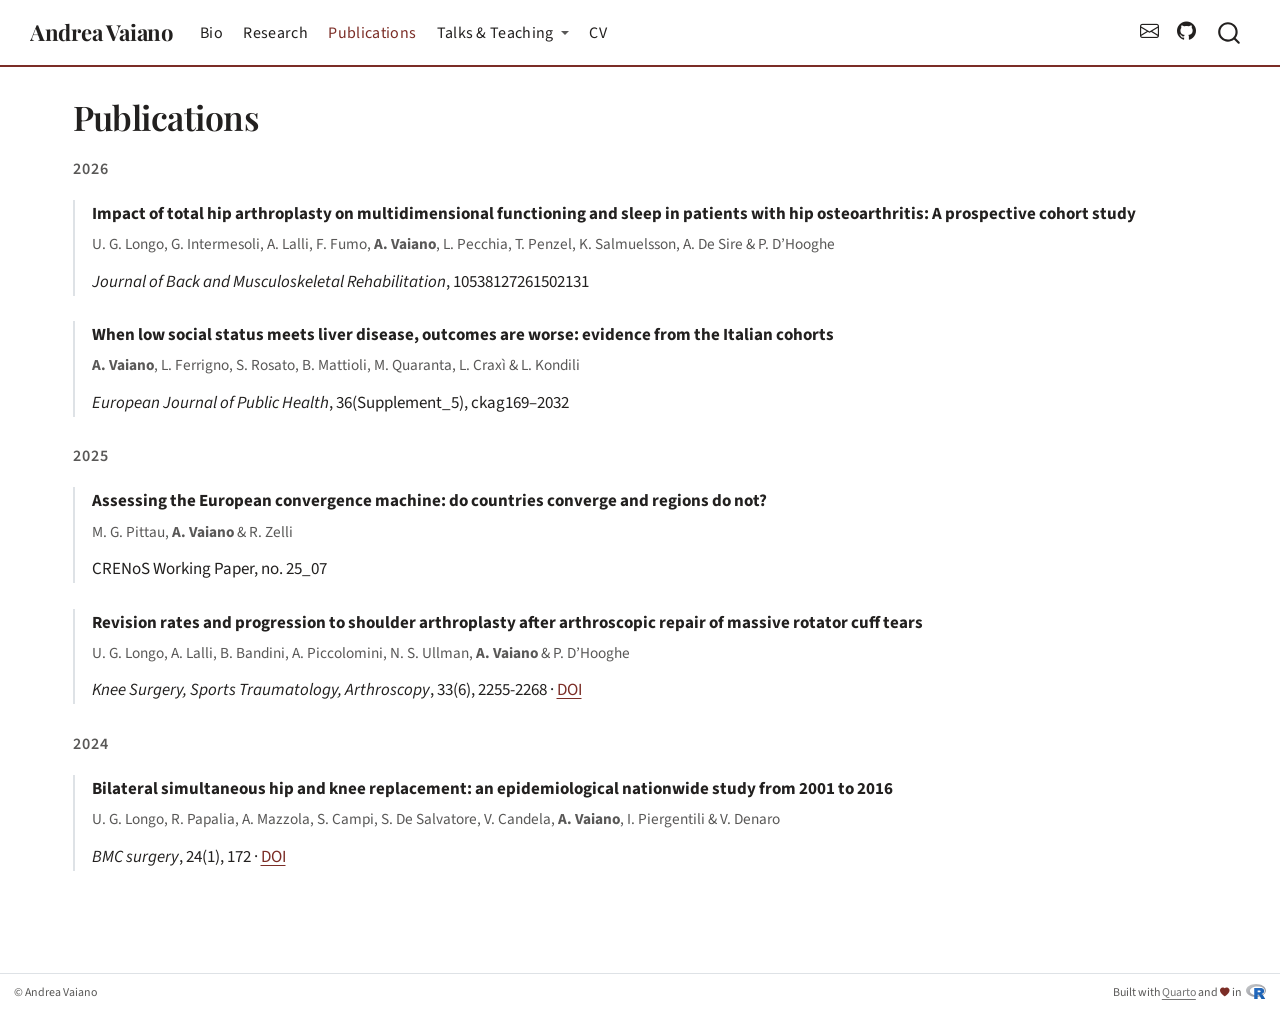
<file: publications.html>
<!DOCTYPE html>
<html xmlns="http://www.w3.org/1999/xhtml" lang="en" xml:lang="en"><head>

<meta charset="utf-8">
<meta name="generator" content="quarto-1.11.9">

<meta name="viewport" content="width=device-width, initial-scale=1.0, user-scalable=yes">


<title>Publications – Andrea Vaiano</title>
<style>
/* Default styles provided by pandoc.
** See https://pandoc.org/MANUAL.html#variables-for-html for config info.
*/
span.smallcaps{font-variant: small-caps;}
div.columns{display: flex; gap: 1.5em;}
div.column{flex: auto;}
@media screen {
div.columns{gap: min(4vw, 1.5em);}
div.column{overflow-x: auto;}
}
div.hanging-indent{margin-left: 1.5em; text-indent: -1.5em;}
ul.task-list{list-style: none;}
ul.task-list li input[type="checkbox"] {
  width: 0.8em;
  margin: 0 0.8em 0.2em -1em; /* quarto-specific, see https://github.com/quarto-dev/quarto-cli/issues/4556 */ 
  vertical-align: middle;
}
</style>


<script src="site_libs/quarto-nav/quarto-nav.js"></script>
<script src="site_libs/quarto-nav/headroom.min.js"></script>
<script src="site_libs/clipboard/clipboard.min.js"></script>
<script src="site_libs/quarto-search/autocomplete.umd.js"></script>
<script src="site_libs/quarto-search/fuse.min.js"></script>
<script src="site_libs/quarto-search/quarto-search.js"></script>
<meta name="quarto:offset" content="./">
<script src="site_libs/quarto-html/quarto.js" type="module"></script>
<script src="site_libs/quarto-html/tabsets/tabsets.js" type="module"></script>
<script src="site_libs/quarto-html/scrollable-regions/scrollable-regions.js" type="module"></script>
<script src="site_libs/quarto-html/popper.min.js"></script>
<script src="site_libs/quarto-html/tippy.umd.min.js"></script>
<script src="site_libs/quarto-html/anchor.min.js"></script>
<link href="site_libs/quarto-html/tippy.css" rel="stylesheet">
<link href="site_libs/quarto-html/quarto-syntax-highlighting-63b5708e65d6cd79cd7618c58d0c21e7.css" rel="stylesheet" id="quarto-text-highlighting-styles">
<script src="site_libs/bootstrap/bootstrap.min.js"></script>
<link href="site_libs/bootstrap/bootstrap-icons.css" rel="stylesheet">
<link href="site_libs/bootstrap/bootstrap-5481aba94b20c17d0e6d222d27b492a5.min.css" rel="stylesheet" append-hash="true" id="quarto-bootstrap" data-mode="light">
<script id="quarto-search-options" type="application/json">{
  "location": "navbar",
  "copy-button": false,
  "collapse-after": 3,
  "panel-placement": "end",
  "type": "overlay",
  "limit": 50,
  "keyboard-shortcut": [
    "f",
    "/",
    "s"
  ],
  "show-item-context": false,
  "language": {
    "search-no-results-text": "No results",
    "search-matching-documents-text": "matching documents",
    "search-copy-link-title": "Copy link to search",
    "search-hide-matches-text": "Hide additional matches",
    "search-more-match-text": "more match in this document",
    "search-more-matches-text": "more matches in this document",
    "search-clear-button-title": "Clear",
    "search-text-placeholder": "",
    "search-detached-cancel-button-title": "Cancel",
    "search-submit-button-title": "Submit",
    "search-label": "Search"
  }
}</script>


<link rel="stylesheet" href="styles.css">
</head>

<body class="nav-fixed quarto-light"><a id="quarto-skip-link" class="visually-hidden-focusable" href="#quarto-document-content">Skip to main content</a>

<div id="quarto-search-results"></div>
  <header id="quarto-header" class="headroom fixed-top">
    <nav class="navbar navbar-expand-lg " data-bs-theme="dark" aria-label="Site">
      <div class="navbar-container container-fluid">
      <div class="navbar-brand-container mx-auto">
    <a class="navbar-brand" href="./index.html">
    <span class="navbar-title">Andrea Vaiano</span>
    </a>
  </div>
          <button class="navbar-toggler" type="button" data-bs-toggle="collapse" data-bs-target="#navbarCollapse" aria-controls="navbarCollapse" aria-expanded="false" aria-label="Toggle navigation" onclick="if (window.quartoToggleHeadroom) { window.quartoToggleHeadroom(); }">
  <span class="navbar-toggler-icon"></span>
</button>
          <div class="collapse navbar-collapse" id="navbarCollapse">
            <ul class="navbar-nav navbar-nav-scroll me-auto">
  <li class="nav-item">
    <a class="nav-link" href="./index.html"> 
<span class="menu-text">Bio</span></a>
  </li>  
  <li class="nav-item">
    <a class="nav-link" href="./research.html"> 
<span class="menu-text">Research</span></a>
  </li>  
  <li class="nav-item">
    <a class="nav-link active" href="./publications.html" aria-current="page"> 
<span class="menu-text">Publications</span></a>
  </li>  
  <li class="nav-item dropdown ">
    <a class="nav-link dropdown-toggle" href="#" id="nav-menu-talks--teaching" role="link" data-bs-toggle="dropdown" aria-expanded="false">
 <span class="menu-text">Talks &amp; Teaching</span>
    </a>
    <ul class="dropdown-menu" aria-labelledby="nav-menu-talks--teaching">    
        <li>
    <a class="dropdown-item" href="./talks/teaching.html">
 <span class="dropdown-text">Teaching (TA)</span></a>
  </li>  
        <li>
    <a class="dropdown-item" href="./talks/seminars.html">
 <span class="dropdown-text">Seminars</span></a>
  </li>  
        <li>
    <a class="dropdown-item" href="./talks/conferences.html">
 <span class="dropdown-text">Conferences</span></a>
  </li>  
    </ul>
  </li>
  <li class="nav-item">
    <a class="nav-link" href="./cv.html"> 
<span class="menu-text">CV</span></a>
  </li>  
</ul>
            <ul class="navbar-nav navbar-nav-scroll ms-auto">
  <li class="nav-item compact">
    <a class="nav-link" href="mailto:andrea.vaiano@uniroma1.it"> <i class="bi bi-envelope" role="img">
</i> 
<span class="menu-text"></span></a>
  </li>  
  <li class="nav-item compact">
    <a class="nav-link" href="https://github.com/andyvaia"> <i class="bi bi-github" role="img">
</i> 
<span class="menu-text"></span></a>
  </li>  
</ul>
          </div> <!-- /navcollapse -->
            <div class="quarto-navbar-tools">
</div>
            <div id="quarto-search" class="" title="Search"></div>
      </div> <!-- /container-fluid -->
    </nav>
</header>
<!-- content -->
<div id="quarto-content" class="quarto-container page-columns page-rows-contents page-layout-full page-navbar">
<!-- sidebar -->
<!-- margin-sidebar -->
    
<!-- main -->
<main class="content column-page" id="quarto-document-content" tabindex="-1">

<header id="title-block-header" class="quarto-title-block default">
<div class="quarto-title">
<h1 class="title">Publications</h1>
</div>



<div class="quarto-title-meta column-page">

    
  
    
  </div>
  


</header>


<p><span class="entry-group">2026</span></p>
<div class="entry">
<p><strong>Impact of total hip arthroplasty on multidimensional functioning and sleep in patients with hip osteoarthritis: A prospective cohort study</strong></p>
<p>U. G. Longo, G. Intermesoli, A. Lalli, F. Fumo, <strong>A. Vaiano</strong>, L. Pecchia, T. Penzel, K. Salmuelsson, A. De Sire &amp; P. D’Hooghe</p>
<p><em>Journal of Back and Musculoskeletal Rehabilitation</em>, 10538127261502131</p>
</div>
<div class="entry">
<p><strong>When low social status meets liver disease, outcomes are worse: evidence from the Italian cohorts</strong></p>
<p><strong>A. Vaiano</strong>, L. Ferrigno, S. Rosato, B. Mattioli, M. Quaranta, L. Craxì &amp; L. Kondili</p>
<p><em>European Journal of Public Health</em>, 36(Supplement_5), ckag169–2032</p>
</div>
<p><span class="entry-group">2025</span></p>
<div class="entry">
<p><strong>Assessing the European convergence machine: do countries converge and regions do not?</strong></p>
<p>M. G. Pittau, <strong>A. Vaiano</strong> &amp; R. Zelli</p>
<p>CRENoS Working Paper, no. 25_07</p>
</div>
<div class="entry">
<p><strong>Revision rates and progression to shoulder arthroplasty after arthroscopic repair of massive rotator cuff tears</strong></p>
<p>U. G. Longo, A. Lalli, B. Bandini, A. Piccolomini, N. S. Ullman, <strong>A. Vaiano</strong> &amp; P. D’Hooghe</p>
<p><em>Knee Surgery, Sports Traumatology, Arthroscopy</em>, 33(6), 2255-2268 · <a href="https://doi.org/10.1002/ksa.12651">DOI</a></p>
</div>
<p><span class="entry-group">2024</span></p>
<div class="entry">
<p><strong>Bilateral simultaneous hip and knee replacement: an epidemiological nationwide study from 2001 to 2016</strong></p>
<p>U. G. Longo, R. Papalia, A. Mazzola, S. Campi, S. De Salvatore, V. Candela, <strong>A. Vaiano</strong>, I. Piergentili &amp; V. Denaro</p>
<p><em>BMC surgery</em>, 24(1), 172 · <a href="https://doi.org/10.1186/s12893-024-02450-y">DOI</a></p>
</div>



</main> <!-- /main -->
<script id="quarto-html-after-body" type="application/javascript">
  window.document.addEventListener("DOMContentLoaded", function (event) {
    const icon = "";
    const anchorJS = new window.AnchorJS();
    anchorJS.options = {
      placement: 'right',
      icon: icon
    };
    anchorJS.add('.anchored');
    const isCodeAnnotation = (el) => {
      for (const clz of el.classList) {
        if (clz.startsWith('code-annotation-')) {                     
          return true;
        }
      }
      return false;
    }
    const onCopySuccess = function(e) {
      // button target
      const button = e.trigger;
      // don't keep focus
      button.blur();
      // flash "checked"
      button.classList.add('code-copy-button-checked');
      var currentTitle = button.getAttribute("title");
      button.setAttribute("title", "Copied!");
      let tooltip;
      if (window.bootstrap) {
        button.setAttribute("data-bs-toggle", "tooltip");
        button.setAttribute("data-bs-placement", "left");
        button.setAttribute("data-bs-title", "Copied!");
        tooltip = new bootstrap.Tooltip(button, 
          { trigger: "manual", 
            customClass: "code-copy-button-tooltip",
            offset: [0, -8]});
        tooltip.show();    
      }
      setTimeout(function() {
        if (tooltip) {
          tooltip.hide();
          button.removeAttribute("data-bs-title");
          button.removeAttribute("data-bs-toggle");
          button.removeAttribute("data-bs-placement");
        }
        button.setAttribute("title", currentTitle);
        button.classList.remove('code-copy-button-checked');
      }, 1000);
      // clear code selection
      e.clearSelection();
    }
    const getTextToCopy = function(trigger) {
      const outerScaffold = trigger.parentElement.cloneNode(true);
      const codeEl = outerScaffold.querySelector('code');
      for (const childEl of codeEl.children) {
        if (isCodeAnnotation(childEl)) {
          childEl.remove();
        }
      }
      return codeEl.innerText;
    }
    const clipboard = new window.ClipboardJS('.code-copy-button:not([data-in-quarto-modal])', {
      text: getTextToCopy
    });
    clipboard.on('success', onCopySuccess);
    if (window.document.getElementById('quarto-embedded-source-code-modal')) {
      const clipboardModal = new window.ClipboardJS('.code-copy-button[data-in-quarto-modal]', {
        text: getTextToCopy,
        container: window.document.getElementById('quarto-embedded-source-code-modal')
      });
      clipboardModal.on('success', onCopySuccess);
    }
      var localhostRegex = new RegExp(/^(?:http|https):\/\/localhost\:?[0-9]*\//);
      var mailtoRegex = new RegExp(/^mailto:/);
        var filterRegex = new RegExp("https:\/\/andyvaia\.github\.io\/");
      var isInternal = (href) => {
          return filterRegex.test(href) || localhostRegex.test(href) || mailtoRegex.test(href);
      }
      // Inspect non-navigation links and adorn them if external
      window.quartoDecorateExternalLinks = function (root) {
     var links = (root || window.document).querySelectorAll('a[href]:not(.nav-link):not(.navbar-brand):not(.toc-action):not(.sidebar-link):not(.sidebar-item-toggle):not(.pagination-link):not(.no-external):not([aria-hidden]):not(.dropdown-item):not(.quarto-navigation-tool):not(.about-link)');
      for (var i=0; i<links.length; i++) {
        const link = links[i];
        if (!isInternal(link.href)) {
          // undo the damage that might have been done by quarto-nav.js in the case of
          // links that we want to consider external
          if (link.dataset.originalHref !== undefined) {
            link.href = link.dataset.originalHref;
          }
          if (!link.classList.contains('no-external-icon')) {
          }
        }
      }
      };
      window.quartoDecorateExternalLinks(window.document);
    // Esc closes the popup (WCAG 1.4.13) and focus leaving both trigger and
    // popup closes it (WCAG 2.4.11); tippy handles neither for interactive popups.
    const hideOnEscAndFocusOut = {
      name: 'hideOnEscAndFocusOut',
      defaultValue: true,
      fn(instance) {
        const dismiss = () => {
          // A show scheduled by the trigger delay would otherwise reopen it
          instance.clearDelayTimeouts();
          instance.hide();
        };
        const onKeyDown = (event) => {
          if (event.key !== 'Escape') {
            return;
          }
          // Keep Esc from also reaching page handlers (e.g. reveal.js overview),
          // except an open reveal.js slide menu, which Esc should close too.
          // The menu handles keys only when its keyboard option is on.
          const menuHandlesEsc = window.Reveal?.getPlugin?.('menu')?.isOpen() &&
            window.Reveal.getConfig().menu?.keyboard !== false;
          if (!menuHandlesEsc) {
            event.stopPropagation();
          }
          if (instance.popper.contains(window.document.activeElement)) {
            // Disabled while refocusing so the focus trigger does not reopen it
            instance.disable();
            instance.reference.focus();
            instance.enable();
          }
          dismiss();
        };
        const onFocusOut = (event) => {
          const target = event.relatedTarget;
          if (target && !instance.reference.contains(target) &&
              !instance.popper.contains(target)) {
            dismiss();
          }
        };
        // On the trigger too: a click trigger (code-annotations: select) has no
        // blur handling. Attached for the instance's lifetime so leaving the
        // trigger also cancels a show still pending on the trigger delay.
        instance.reference.addEventListener('focusout', onFocusOut);
        return {
          onShow() {
            window.document.addEventListener('keydown', onKeyDown, true);
            instance.popper.addEventListener('focusout', onFocusOut);
          },
          onHide() {
            window.document.removeEventListener('keydown', onKeyDown, true);
            instance.popper.removeEventListener('focusout', onFocusOut);
          },
          onDestroy() {
            instance.reference.removeEventListener('focusout', onFocusOut);
          },
        };
      },
    };
    function tippyHover(el, contentFn, onTriggerFn, onUntriggerFn) {
      const config = {
        allowHTML: true,
        maxWidth: 500,
        delay: 100,
        arrow: false,
        appendTo: function(el) {
            return el.parentElement;
        },
        interactive: true,
        interactiveBorder: 10,
        theme: 'quarto',
        placement: 'bottom-start',
        plugins: [hideOnEscAndFocusOut],
      };
      if (contentFn) {
        config.content = contentFn;
      }
      if (onTriggerFn) {
        config.onTrigger = onTriggerFn;
      }
      if (onUntriggerFn) {
        config.onUntrigger = onUntriggerFn;
      }
      window.tippy(el, config); 
    }
    const noterefs = window.document.querySelectorAll('a[role="doc-noteref"]');
    for (var i=0; i<noterefs.length; i++) {
      const ref = noterefs[i];
      tippyHover(ref, function() {
        // use id or data attribute instead here
        let href = ref.getAttribute('data-footnote-href') || ref.getAttribute('href');
        try { href = new URL(href).hash; } catch {}
        const id = href.replace(/^#\/?/, "");
        const note = window.document.getElementById(id);
        if (note) {
          return note.innerHTML;
        } else {
          return "";
        }
      });
    }
    const xrefs = window.document.querySelectorAll('a.quarto-xref');
    const processXRef = (id, note) => {
      // Strip column container classes
      const stripColumnClz = (el) => {
        el.classList.remove("page-full", "page-columns");
        if (el.children) {
          for (const child of el.children) {
            stripColumnClz(child);
          }
        }
      }
      stripColumnClz(note)
      if (id === null || id.startsWith('sec-')) {
        // Special case sections, only their first couple elements
        const container = document.createElement("div");
        if (note.children && note.children.length > 2) {
          container.appendChild(note.children[0].cloneNode(true));
          for (let i = 1; i < note.children.length; i++) {
            const child = note.children[i];
            if (child.tagName === "P" && child.innerText === "") {
              continue;
            } else {
              container.appendChild(child.cloneNode(true));
              break;
            }
          }
          if (window.Quarto?.typesetMath) {
            window.Quarto.typesetMath(container);
          }
          return container.innerHTML
        } else {
          if (window.Quarto?.typesetMath) {
            window.Quarto.typesetMath(note);
          }
          return note.innerHTML;
        }
      } else {
        // Remove any anchor links if they are present
        const anchorLink = note.querySelector('a.anchorjs-link');
        if (anchorLink) {
          anchorLink.remove();
        }
        if (window.Quarto?.typesetMath) {
          window.Quarto.typesetMath(note);
        }
        if (note.classList.contains("callout")) {
          return note.outerHTML;
        } else {
          return note.innerHTML;
        }
      }
    }
    for (var i=0; i<xrefs.length; i++) {
      const xref = xrefs[i];
      tippyHover(xref, undefined, function(instance) {
        instance.disable();
        let url = xref.getAttribute('href');
        let hash = undefined; 
        if (url.startsWith('#')) {
          hash = url;
        } else {
          try { hash = new URL(url).hash; } catch {}
        }
        if (hash) {
          const id = hash.replace(/^#\/?/, "");
          const note = window.document.getElementById(id);
          if (note !== null) {
            try {
              const html = processXRef(id, note.cloneNode(true));
              instance.setContent(html);
            } finally {
              instance.enable();
              instance.show();
            }
          } else {
            // See if we can fetch this
            fetch(url.split('#')[0])
            .then(res => res.text())
            .then(html => {
              const parser = new DOMParser();
              const htmlDoc = parser.parseFromString(html, "text/html");
              const note = htmlDoc.getElementById(id);
              if (note !== null) {
                const html = processXRef(id, note);
                instance.setContent(html);
              } 
            }).finally(() => {
              instance.enable();
              instance.show();
            });
          }
        } else {
          // See if we can fetch a full url (with no hash to target)
          // This is a special case and we should probably do some content thinning / targeting
          fetch(url)
          .then(res => res.text())
          .then(html => {
            const parser = new DOMParser();
            const htmlDoc = parser.parseFromString(html, "text/html");
            const note = htmlDoc.querySelector('main.content');
            if (note !== null) {
              // This should only happen for chapter cross references
              // (since there is no id in the URL)
              // remove the first header
              if (note.children.length > 0 && note.children[0].tagName === "HEADER") {
                note.children[0].remove();
              }
              const html = processXRef(null, note);
              instance.setContent(html);
            } 
          }).finally(() => {
            instance.enable();
            instance.show();
          });
        }
      }, function(instance) {
      });
    }
        let selectedAnnoteEl;
        const selectorForAnnotation = ( cell, annotation) => {
          let cellAttr = 'data-code-cell="' + cell + '"';
          let lineAttr = 'data-code-annotation="' +  annotation + '"';
          const selector = 'span[' + cellAttr + '][' + lineAttr + ']';
          return selector;
        }
        const selectCodeLines = (annoteEl) => {
          const doc = window.document;
          const targetCell = annoteEl.getAttribute("data-target-cell");
          const targetAnnotation = annoteEl.getAttribute("data-target-annotation");
          const annoteSpan = window.document.querySelector(selectorForAnnotation(targetCell, targetAnnotation));
          const lines = annoteSpan.getAttribute("data-code-lines").split(",");
          const lineIds = lines.map((line) => {
            return targetCell + "-" + line;
          })
          // Each band is positioned against its own containing block, which is
          // not the offsetParent of the lines, so place it from client rects.
          const placeBand = (band, firstEl, lastEl, codeBlock) => {
            const container = band.offsetParent;
            if (container === null) {
              return;
            }
            const containerRect = container.getBoundingClientRect();
            // Reveal.js scales slides with a transform, so convert client
            // pixels back to the CSS pixels of the container.
            const scale = containerRect.height / container.offsetHeight || 1;
            const firstRect = firstEl.getBoundingClientRect();
            const lastRect = lastEl.getBoundingClientRect();
            const top = (firstRect.top - containerRect.top) / scale - container.clientTop + container.scrollTop;
            const height = (lastRect.bottom - firstRect.top) / scale;
            band.style.top = top - 2 + "px";
            band.style.height = height + 4 + "px";
            if (codeBlock) {
              // Without the copy button wrapper, the containing block is wider
              // than the code block, so span the code block explicitly.
              const blockRect = codeBlock.getBoundingClientRect();
              band.style.left = (blockRect.left - containerRect.left) / scale - container.clientLeft + container.scrollLeft + "px";
              band.style.width = blockRect.width / scale + "px";
            }
          };
          if (lineIds.length > 0) {
            const el = window.document.getElementById(lineIds[0]);
            const lastEl = window.document.getElementById(lineIds[lineIds.length - 1]);
            const parent = el.parentElement.parentElement;
            // cook up a div (if necessary) and position it
            let div = window.document.getElementById("code-annotation-line-highlight");
            if (div === null) {
              div = window.document.createElement("div");
              div.setAttribute("id", "code-annotation-line-highlight");
              div.style.position = 'absolute';
              parent.appendChild(div);
            }
            placeBand(div, el, lastEl, parent.closest("div.sourceCode") || parent);
            let gutterDiv = window.document.getElementById("code-annotation-line-highlight-gutter");
            if (gutterDiv === null) {
              gutterDiv = window.document.createElement("div");
              gutterDiv.setAttribute("id", "code-annotation-line-highlight-gutter");
              gutterDiv.style.position = 'absolute';
              const codeCell = window.document.getElementById(targetCell);
              const gutter = codeCell.querySelector('.code-annotation-gutter');
              gutter.appendChild(gutterDiv);
            }
            placeBand(gutterDiv, el, lastEl);
            selectedAnnoteEl = annoteEl;
          }
        };
        const unselectCodeLines = () => {
          const elementsIds = ["code-annotation-line-highlight", "code-annotation-line-highlight-gutter"];
          elementsIds.forEach((elId) => {
            const div = window.document.getElementById(elId);
            if (div) {
              div.remove();
            }
          });
          selectedAnnoteEl = undefined;
        };
          // Handle positioning of the toggle
      window.addEventListener(
        "resize",
        throttle(() => {
          elRect = undefined;
          if (selectedAnnoteEl) {
            selectCodeLines(selectedAnnoteEl);
          }
        }, 10)
      );
      function throttle(fn, ms) {
      let throttle = false;
      let timer;
        return (...args) => {
          if(!throttle) { // first call gets through
              fn.apply(this, args);
              throttle = true;
          } else { // all the others get throttled
              if(timer) clearTimeout(timer); // cancel #2
              timer = setTimeout(() => {
                fn.apply(this, args);
                timer = throttle = false;
              }, ms);
          }
        };
      }
        // Attach click handler to the DT
        const annoteDls = window.document.querySelectorAll('dt[data-target-cell]');
        for (const annoteDlNode of annoteDls) {
          annoteDlNode.addEventListener('click', (event) => {
            const clickedEl = event.target;
            if (clickedEl !== selectedAnnoteEl) {
              unselectCodeLines();
              const activeEl = window.document.querySelector('dt[data-target-cell].code-annotation-active');
              if (activeEl) {
                activeEl.classList.remove('code-annotation-active');
              }
              selectCodeLines(clickedEl);
              clickedEl.classList.add('code-annotation-active');
            } else {
              // Unselect the line
              unselectCodeLines();
              clickedEl.classList.remove('code-annotation-active');
            }
          });
        }
    const findCites = (el) => {
      const parentEl = el.parentElement;
      if (parentEl) {
        const cites = parentEl.dataset.cites;
        if (cites) {
          return {
            el,
            cites: cites.split(' ')
          };
        } else {
          return findCites(el.parentElement)
        }
      } else {
        return undefined;
      }
    };
    var bibliorefs = window.document.querySelectorAll('a[role="doc-biblioref"]');
    for (var i=0; i<bibliorefs.length; i++) {
      const ref = bibliorefs[i];
      const citeInfo = findCites(ref);
      if (citeInfo) {
        tippyHover(citeInfo.el, function() {
          var popup = window.document.createElement('div');
          citeInfo.cites.forEach(function(cite) {
            var citeDiv = window.document.createElement('div');
            citeDiv.classList.add('hanging-indent');
            citeDiv.classList.add('csl-entry');
            var biblioDiv = window.document.getElementById('ref-' + cite);
            if (biblioDiv) {
              citeDiv.innerHTML = biblioDiv.innerHTML;
            }
            popup.appendChild(citeDiv);
          });
          return popup.innerHTML;
        });
      }
    }
  });
  </script>
  <script type="application/javascript">
  window.quartoScrollableRegionsLabels = {"code":"Scrollable code","output":"Scrollable output"};
  </script>
</div> <!-- /content -->
<footer class="footer">
  <div class="nav-footer">
    <div class="nav-footer-left">
<p>© Andrea Vaiano</p>
</div>   
    <div class="nav-footer-center">
      &nbsp;
    </div>
    <div class="nav-footer-right">
<p>Built with <a href="https://quarto.org">Quarto</a> and <i class="bi bi-heart-fill" aria-hidden="true"></i> in <a href="https://www.r-project.org"><img src="./images/Rlogo.svg" class="footer-logo" alt="R"></a></p>
</div>
  </div>
</footer>




</body></html>
</file>
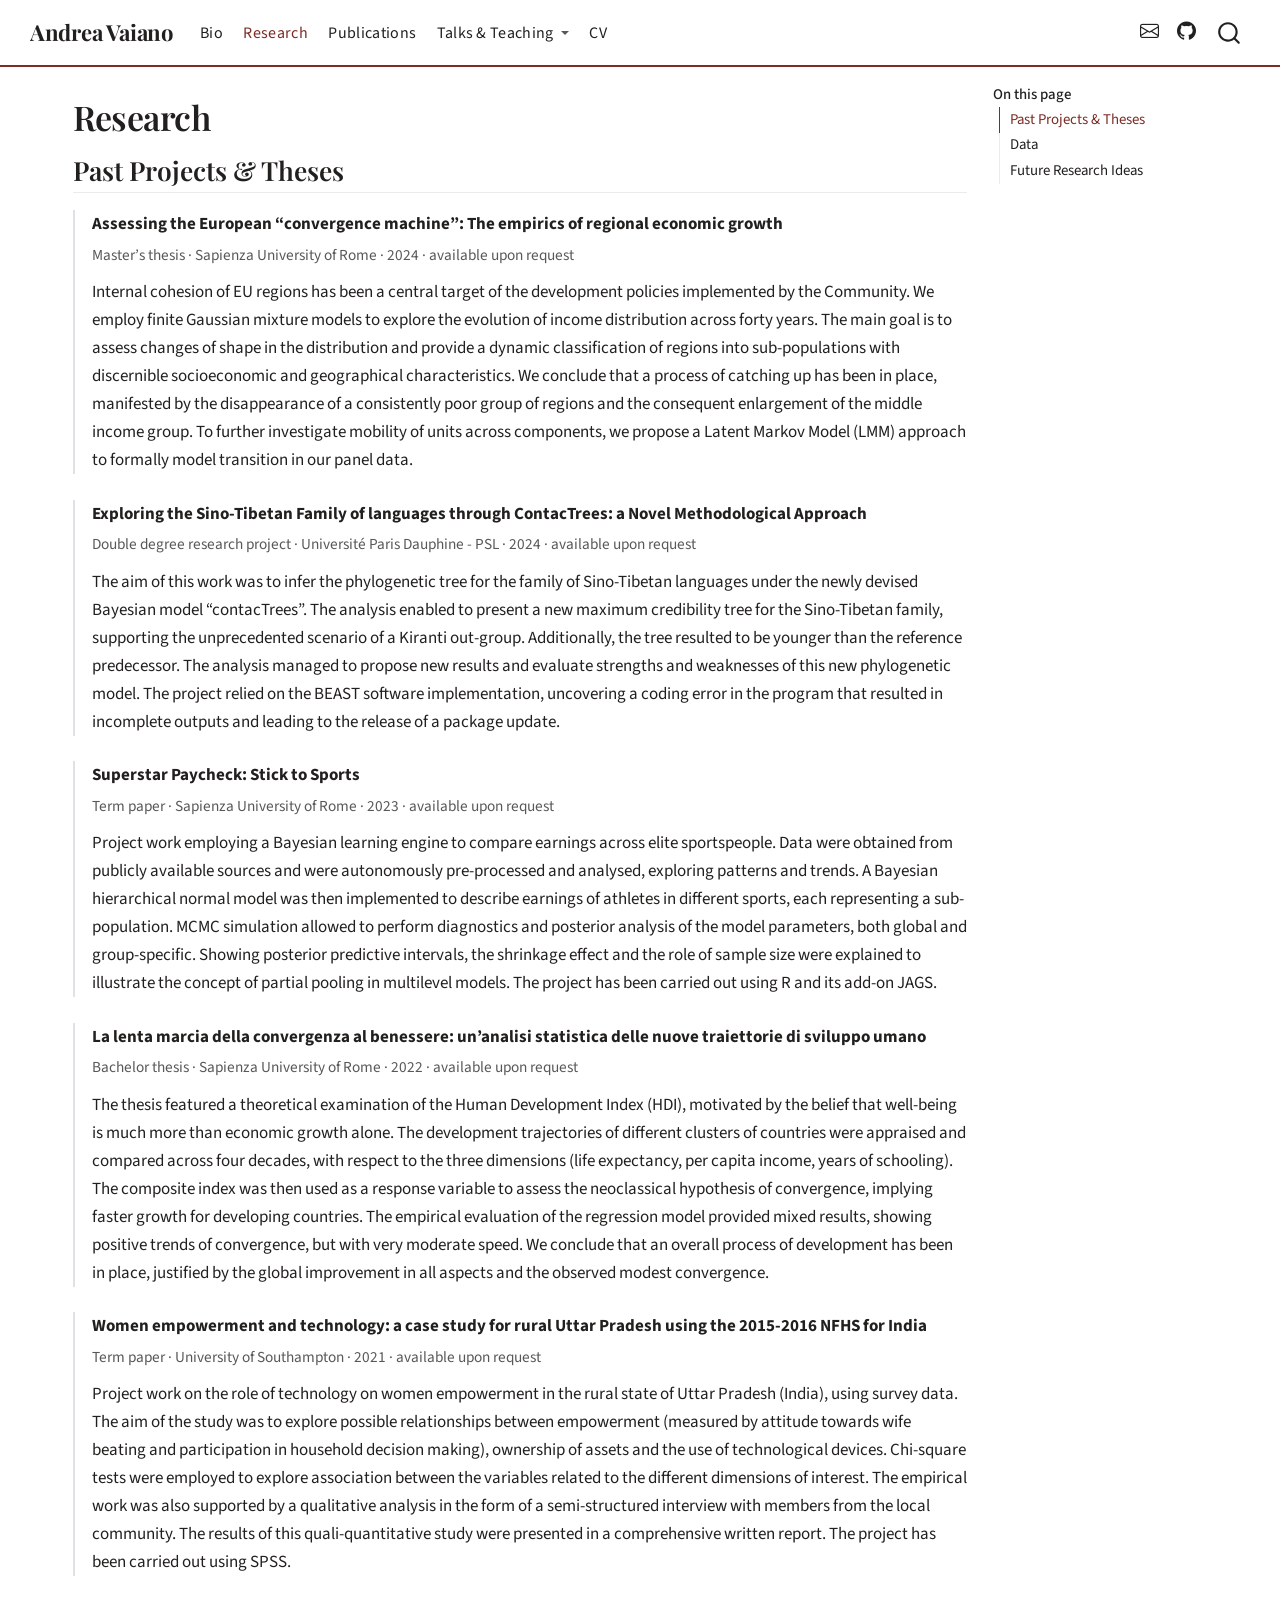
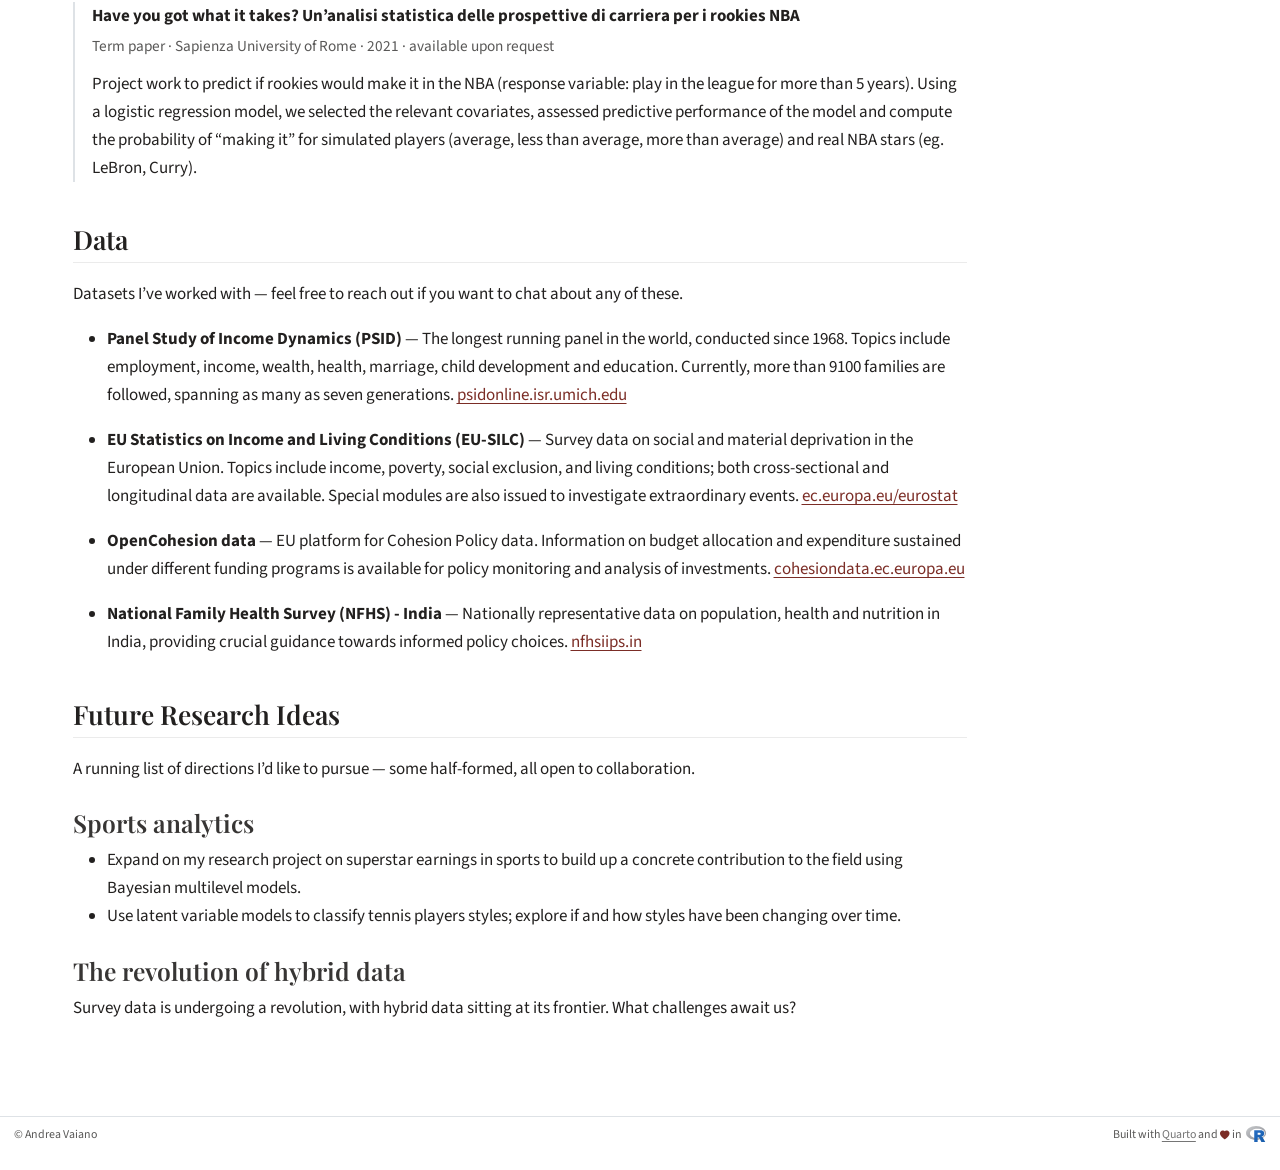
<file: research.html>
<!DOCTYPE html>
<html xmlns="http://www.w3.org/1999/xhtml" lang="en" xml:lang="en"><head>

<meta charset="utf-8">
<meta name="generator" content="quarto-1.11.9">

<meta name="viewport" content="width=device-width, initial-scale=1.0, user-scalable=yes">


<title>Research – Andrea Vaiano</title>
<style>
/* Default styles provided by pandoc.
** See https://pandoc.org/MANUAL.html#variables-for-html for config info.
*/
span.smallcaps{font-variant: small-caps;}
div.columns{display: flex; gap: 1.5em;}
div.column{flex: auto;}
@media screen {
div.columns{gap: min(4vw, 1.5em);}
div.column{overflow-x: auto;}
}
div.hanging-indent{margin-left: 1.5em; text-indent: -1.5em;}
ul.task-list{list-style: none;}
ul.task-list li input[type="checkbox"] {
  width: 0.8em;
  margin: 0 0.8em 0.2em -1em; /* quarto-specific, see https://github.com/quarto-dev/quarto-cli/issues/4556 */ 
  vertical-align: middle;
}
</style>


<script src="site_libs/quarto-nav/quarto-nav.js"></script>
<script src="site_libs/quarto-nav/headroom.min.js"></script>
<script src="site_libs/clipboard/clipboard.min.js"></script>
<script src="site_libs/quarto-search/autocomplete.umd.js"></script>
<script src="site_libs/quarto-search/fuse.min.js"></script>
<script src="site_libs/quarto-search/quarto-search.js"></script>
<meta name="quarto:offset" content="./">
<script src="site_libs/quarto-html/quarto.js" type="module"></script>
<script src="site_libs/quarto-html/tabsets/tabsets.js" type="module"></script>
<script src="site_libs/quarto-html/scrollable-regions/scrollable-regions.js" type="module"></script>
<script src="site_libs/quarto-html/popper.min.js"></script>
<script src="site_libs/quarto-html/tippy.umd.min.js"></script>
<script src="site_libs/quarto-html/anchor.min.js"></script>
<link href="site_libs/quarto-html/tippy.css" rel="stylesheet">
<link href="site_libs/quarto-html/quarto-syntax-highlighting-63b5708e65d6cd79cd7618c58d0c21e7.css" rel="stylesheet" id="quarto-text-highlighting-styles">
<script src="site_libs/bootstrap/bootstrap.min.js"></script>
<link href="site_libs/bootstrap/bootstrap-icons.css" rel="stylesheet">
<link href="site_libs/bootstrap/bootstrap-5481aba94b20c17d0e6d222d27b492a5.min.css" rel="stylesheet" append-hash="true" id="quarto-bootstrap" data-mode="light">
<script id="quarto-search-options" type="application/json">{
  "location": "navbar",
  "copy-button": false,
  "collapse-after": 3,
  "panel-placement": "end",
  "type": "overlay",
  "limit": 50,
  "keyboard-shortcut": [
    "f",
    "/",
    "s"
  ],
  "show-item-context": false,
  "language": {
    "search-no-results-text": "No results",
    "search-matching-documents-text": "matching documents",
    "search-copy-link-title": "Copy link to search",
    "search-hide-matches-text": "Hide additional matches",
    "search-more-match-text": "more match in this document",
    "search-more-matches-text": "more matches in this document",
    "search-clear-button-title": "Clear",
    "search-text-placeholder": "",
    "search-detached-cancel-button-title": "Cancel",
    "search-submit-button-title": "Submit",
    "search-label": "Search"
  }
}</script>


<link rel="stylesheet" href="styles.css">
</head>

<body class="nav-fixed quarto-light"><a id="quarto-skip-link" class="visually-hidden-focusable" href="#quarto-document-content">Skip to main content</a>

<div id="quarto-search-results"></div>
  <header id="quarto-header" class="headroom fixed-top">
    <nav class="navbar navbar-expand-lg " data-bs-theme="dark" aria-label="Site">
      <div class="navbar-container container-fluid">
      <div class="navbar-brand-container mx-auto">
    <a class="navbar-brand" href="./index.html">
    <span class="navbar-title">Andrea Vaiano</span>
    </a>
  </div>
          <button class="navbar-toggler" type="button" data-bs-toggle="collapse" data-bs-target="#navbarCollapse" aria-controls="navbarCollapse" aria-expanded="false" aria-label="Toggle navigation" onclick="if (window.quartoToggleHeadroom) { window.quartoToggleHeadroom(); }">
  <span class="navbar-toggler-icon"></span>
</button>
          <div class="collapse navbar-collapse" id="navbarCollapse">
            <ul class="navbar-nav navbar-nav-scroll me-auto">
  <li class="nav-item">
    <a class="nav-link" href="./index.html"> 
<span class="menu-text">Bio</span></a>
  </li>  
  <li class="nav-item">
    <a class="nav-link active" href="./research.html" aria-current="page"> 
<span class="menu-text">Research</span></a>
  </li>  
  <li class="nav-item">
    <a class="nav-link" href="./publications.html"> 
<span class="menu-text">Publications</span></a>
  </li>  
  <li class="nav-item dropdown ">
    <a class="nav-link dropdown-toggle" href="#" id="nav-menu-talks--teaching" role="link" data-bs-toggle="dropdown" aria-expanded="false">
 <span class="menu-text">Talks &amp; Teaching</span>
    </a>
    <ul class="dropdown-menu" aria-labelledby="nav-menu-talks--teaching">    
        <li>
    <a class="dropdown-item" href="./talks/teaching.html">
 <span class="dropdown-text">Teaching (TA)</span></a>
  </li>  
        <li>
    <a class="dropdown-item" href="./talks/seminars.html">
 <span class="dropdown-text">Seminars</span></a>
  </li>  
        <li>
    <a class="dropdown-item" href="./talks/conferences.html">
 <span class="dropdown-text">Conferences</span></a>
  </li>  
    </ul>
  </li>
  <li class="nav-item">
    <a class="nav-link" href="./cv.html"> 
<span class="menu-text">CV</span></a>
  </li>  
</ul>
            <ul class="navbar-nav navbar-nav-scroll ms-auto">
  <li class="nav-item compact">
    <a class="nav-link" href="mailto:andrea.vaiano@uniroma1.it"> <i class="bi bi-envelope" role="img">
</i> 
<span class="menu-text"></span></a>
  </li>  
  <li class="nav-item compact">
    <a class="nav-link" href="https://github.com/andyvaia"> <i class="bi bi-github" role="img">
</i> 
<span class="menu-text"></span></a>
  </li>  
</ul>
          </div> <!-- /navcollapse -->
            <div class="quarto-navbar-tools">
</div>
            <div id="quarto-search" class="" title="Search"></div>
      </div> <!-- /container-fluid -->
    </nav>
</header>
<!-- content -->
<div id="quarto-content" class="quarto-container page-columns page-rows-contents page-layout-full page-navbar">
<!-- sidebar -->
<!-- margin-sidebar -->
    <div id="quarto-margin-sidebar" class="sidebar margin-sidebar">
        <nav id="TOC" role="doc-toc" aria-labelledby="toc-title" class="toc-active">
    <h2 id="toc-title">On this page</h2>
   
  <ul>
  <li><a href="#past-projects-theses" id="toc-past-projects-theses" class="nav-link active" data-scroll-target="#past-projects-theses">Past Projects &amp; Theses</a></li>
  <li><a href="#data" id="toc-data" class="nav-link" data-scroll-target="#data">Data</a></li>
  <li><a href="#future-research-ideas" id="toc-future-research-ideas" class="nav-link" data-scroll-target="#future-research-ideas">Future Research Ideas</a>
  <ul class="collapse">
  <li><a href="#sports-analytics" id="toc-sports-analytics" class="nav-link" data-scroll-target="#sports-analytics">Sports analytics</a></li>
  <li><a href="#the-revolution-of-hybrid-data" id="toc-the-revolution-of-hybrid-data" class="nav-link" data-scroll-target="#the-revolution-of-hybrid-data">The revolution of hybrid data</a></li>
  </ul></li>
  </ul>
</nav>
    </div>
<!-- main -->
<main class="content column-page-left" id="quarto-document-content" tabindex="-1">

<header id="title-block-header" class="quarto-title-block default">
<div class="quarto-title">
<h1 class="title">Research</h1>
</div>



<div class="quarto-title-meta column-page-left">

    
  
    
  </div>
  


</header>


<section id="past-projects-theses" class="level2">
<h2 class="anchored" data-anchor-id="past-projects-theses">Past Projects &amp; Theses</h2>
<!-- One .entry block per project or thesis, most recent first. Copy a block to add another. -->
<div class="entry">
<p><strong>Assessing the European “convergence machine”: The empirics of regional economic growth</strong></p>
<p>Master’s thesis · Sapienza University of Rome · 2024 · available upon request</p>
<p>Internal cohesion of EU regions has been a central target of the development policies implemented by the Community. We employ finite Gaussian mixture models to explore the evolution of income distribution across forty years. The main goal is to assess changes of shape in the distribution and provide a dynamic classification of regions into sub-populations with discernible socioeconomic and geographical characteristics. We conclude that a process of catching up has been in place, manifested by the disappearance of a consistently poor group of regions and the consequent enlargement of the middle income group. To further investigate mobility of units across components, we propose a Latent Markov Model (LMM) approach to formally model transition in our panel data.</p>
</div>
<div class="entry">
<p><strong>Exploring the Sino-Tibetan Family of languages through ContacTrees: a Novel Methodological Approach</strong></p>
<p>Double degree research project · Université Paris Dauphine - PSL · 2024 · available upon request</p>
<p>The aim of this work was to infer the phylogenetic tree for the family of Sino-Tibetan languages under the newly devised Bayesian model “contacTrees”. The analysis enabled to present a new maximum credibility tree for the Sino-Tibetan family, supporting the unprecedented scenario of a Kiranti out-group. Additionally, the tree resulted to be younger than the reference predecessor. The analysis managed to propose new results and evaluate strengths and weaknesses of this new phylogenetic model. The project relied on the BEAST software implementation, uncovering a coding error in the program that resulted in incomplete outputs and leading to the release of a package update.</p>
</div>
<div class="entry">
<p><strong>Superstar Paycheck: Stick to Sports</strong></p>
<p>Term paper · Sapienza University of Rome · 2023 · available upon request</p>
<p>Project work employing a Bayesian learning engine to compare earnings across elite sportspeople. Data were obtained from publicly available sources and were autonomously pre-processed and analysed, exploring patterns and trends. A Bayesian hierarchical normal model was then implemented to describe earnings of athletes in different sports, each representing a sub-population. MCMC simulation allowed to perform diagnostics and posterior analysis of the model parameters, both global and group-specific. Showing posterior predictive intervals, the shrinkage effect and the role of sample size were explained to illustrate the concept of partial pooling in multilevel models. The project has been carried out using R and its add-on JAGS.</p>
</div>
<div class="entry">
<p><strong>La lenta marcia della convergenza al benessere: un’analisi statistica delle nuove traiettorie di sviluppo umano</strong></p>
<p>Bachelor thesis · Sapienza University of Rome · 2022 · available upon request</p>
<p>The thesis featured a theoretical examination of the Human Development Index (HDI), motivated by the belief that well-being is much more than economic growth alone. The development trajectories of different clusters of countries were appraised and compared across four decades, with respect to the three dimensions (life expectancy, per capita income, years of schooling). The composite index was then used as a response variable to assess the neoclassical hypothesis of convergence, implying faster growth for developing countries. The empirical evaluation of the regression model provided mixed results, showing positive trends of convergence, but with very moderate speed. We conclude that an overall process of development has been in place, justified by the global improvement in all aspects and the observed modest convergence.</p>
</div>
<div class="entry">
<p><strong>Women empowerment and technology: a case study for rural Uttar Pradesh using the 2015-2016 NFHS for India</strong></p>
<p>Term paper · University of Southampton · 2021 · available upon request</p>
<p>Project work on the role of technology on women empowerment in the rural state of Uttar Pradesh (India), using survey data. The aim of the study was to explore possible relationships between empowerment (measured by attitude towards wife beating and participation in household decision making), ownership of assets and the use of technological devices. Chi-square tests were employed to explore association between the variables related to the different dimensions of interest. The empirical work was also supported by a qualitative analysis in the form of a semi-structured interview with members from the local community. The results of this quali-quantitative study were presented in a comprehensive written report. The project has been carried out using SPSS.</p>
</div>
<div class="entry">
<p><strong>Have you got what it takes? Un’analisi statistica delle prospettive di carriera per i rookies NBA</strong></p>
<p>Term paper · Sapienza University of Rome · 2021 · available upon request</p>
<p>Project work to predict if rookies would make it in the NBA (response variable: play in the league for more than 5 years). Using a logistic regression model, we selected the relevant covariates, assessed predictive performance of the model and compute the probability of “making it” for simulated players (average, less than average, more than average) and real NBA stars (eg. LeBron, Curry).</p>
</div>
</section>
<section id="data" class="level2">
<h2 class="anchored" data-anchor-id="data">Data</h2>
<p>Datasets I’ve worked with — feel free to reach out if you want to chat about any of these.</p>
<ul>
<li><p><strong>Panel Study of Income Dynamics (PSID)</strong> — The longest running panel in the world, conducted since 1968. Topics include employment, income, wealth, health, marriage, child development and education. Currently, more than 9100 families are followed, spanning as many as seven generations. <a href="https://psidonline.isr.umich.edu/default.aspx">psidonline.isr.umich.edu</a></p></li>
<li><p><strong>EU Statistics on Income and Living Conditions (EU-SILC)</strong> — Survey data on social and material deprivation in the European Union. Topics include income, poverty, social exclusion, and living conditions; both cross-sectional and longitudinal data are available. Special modules are also issued to investigate extraordinary events. <a href="https://ec.europa.eu/eurostat/web/microdata/collections-research/european-union-statistics-on-income-and-living-conditions">ec.europa.eu/eurostat</a></p></li>
<li><p><strong>OpenCohesion data</strong> — EU platform for Cohesion Policy data. Information on budget allocation and expenditure sustained under different funding programs is available for policy monitoring and analysis of investments. <a href="https://cohesiondata.ec.europa.eu/">cohesiondata.ec.europa.eu</a></p></li>
<li><p><strong>National Family Health Survey (NFHS) - India</strong> — Nationally representative data on population, health and nutrition in India, providing crucial guidance towards informed policy choices. <a href="https://www.nfhsiips.in/nfhsuser/index.php">nfhsiips.in</a></p></li>
</ul>
</section>
<section id="future-research-ideas" class="level2">
<h2 class="anchored" data-anchor-id="future-research-ideas">Future Research Ideas</h2>
<p>A running list of directions I’d like to pursue — some half-formed, all open to collaboration.</p>
<section id="sports-analytics" class="level3">
<h3 class="anchored" data-anchor-id="sports-analytics">Sports analytics</h3>
<ul>
<li>Expand on my research project on superstar earnings in sports to build up a concrete contribution to the field using Bayesian multilevel models.</li>
<li>Use latent variable models to classify tennis players styles; explore if and how styles have been changing over time.</li>
</ul>
</section>
<section id="the-revolution-of-hybrid-data" class="level3">
<h3 class="anchored" data-anchor-id="the-revolution-of-hybrid-data">The revolution of hybrid data</h3>
<p>Survey data is undergoing a revolution, with hybrid data sitting at its frontier. What challenges await us?</p>


</section>
</section>

</main> <!-- /main -->
<script id="quarto-html-after-body" type="application/javascript">
  window.document.addEventListener("DOMContentLoaded", function (event) {
    const icon = "";
    const anchorJS = new window.AnchorJS();
    anchorJS.options = {
      placement: 'right',
      icon: icon
    };
    anchorJS.add('.anchored');
    const isCodeAnnotation = (el) => {
      for (const clz of el.classList) {
        if (clz.startsWith('code-annotation-')) {                     
          return true;
        }
      }
      return false;
    }
    const onCopySuccess = function(e) {
      // button target
      const button = e.trigger;
      // don't keep focus
      button.blur();
      // flash "checked"
      button.classList.add('code-copy-button-checked');
      var currentTitle = button.getAttribute("title");
      button.setAttribute("title", "Copied!");
      let tooltip;
      if (window.bootstrap) {
        button.setAttribute("data-bs-toggle", "tooltip");
        button.setAttribute("data-bs-placement", "left");
        button.setAttribute("data-bs-title", "Copied!");
        tooltip = new bootstrap.Tooltip(button, 
          { trigger: "manual", 
            customClass: "code-copy-button-tooltip",
            offset: [0, -8]});
        tooltip.show();    
      }
      setTimeout(function() {
        if (tooltip) {
          tooltip.hide();
          button.removeAttribute("data-bs-title");
          button.removeAttribute("data-bs-toggle");
          button.removeAttribute("data-bs-placement");
        }
        button.setAttribute("title", currentTitle);
        button.classList.remove('code-copy-button-checked');
      }, 1000);
      // clear code selection
      e.clearSelection();
    }
    const getTextToCopy = function(trigger) {
      const outerScaffold = trigger.parentElement.cloneNode(true);
      const codeEl = outerScaffold.querySelector('code');
      for (const childEl of codeEl.children) {
        if (isCodeAnnotation(childEl)) {
          childEl.remove();
        }
      }
      return codeEl.innerText;
    }
    const clipboard = new window.ClipboardJS('.code-copy-button:not([data-in-quarto-modal])', {
      text: getTextToCopy
    });
    clipboard.on('success', onCopySuccess);
    if (window.document.getElementById('quarto-embedded-source-code-modal')) {
      const clipboardModal = new window.ClipboardJS('.code-copy-button[data-in-quarto-modal]', {
        text: getTextToCopy,
        container: window.document.getElementById('quarto-embedded-source-code-modal')
      });
      clipboardModal.on('success', onCopySuccess);
    }
      var localhostRegex = new RegExp(/^(?:http|https):\/\/localhost\:?[0-9]*\//);
      var mailtoRegex = new RegExp(/^mailto:/);
        var filterRegex = new RegExp("https:\/\/andyvaia\.github\.io\/");
      var isInternal = (href) => {
          return filterRegex.test(href) || localhostRegex.test(href) || mailtoRegex.test(href);
      }
      // Inspect non-navigation links and adorn them if external
      window.quartoDecorateExternalLinks = function (root) {
     var links = (root || window.document).querySelectorAll('a[href]:not(.nav-link):not(.navbar-brand):not(.toc-action):not(.sidebar-link):not(.sidebar-item-toggle):not(.pagination-link):not(.no-external):not([aria-hidden]):not(.dropdown-item):not(.quarto-navigation-tool):not(.about-link)');
      for (var i=0; i<links.length; i++) {
        const link = links[i];
        if (!isInternal(link.href)) {
          // undo the damage that might have been done by quarto-nav.js in the case of
          // links that we want to consider external
          if (link.dataset.originalHref !== undefined) {
            link.href = link.dataset.originalHref;
          }
          if (!link.classList.contains('no-external-icon')) {
          }
        }
      }
      };
      window.quartoDecorateExternalLinks(window.document);
    // Esc closes the popup (WCAG 1.4.13) and focus leaving both trigger and
    // popup closes it (WCAG 2.4.11); tippy handles neither for interactive popups.
    const hideOnEscAndFocusOut = {
      name: 'hideOnEscAndFocusOut',
      defaultValue: true,
      fn(instance) {
        const dismiss = () => {
          // A show scheduled by the trigger delay would otherwise reopen it
          instance.clearDelayTimeouts();
          instance.hide();
        };
        const onKeyDown = (event) => {
          if (event.key !== 'Escape') {
            return;
          }
          // Keep Esc from also reaching page handlers (e.g. reveal.js overview),
          // except an open reveal.js slide menu, which Esc should close too.
          // The menu handles keys only when its keyboard option is on.
          const menuHandlesEsc = window.Reveal?.getPlugin?.('menu')?.isOpen() &&
            window.Reveal.getConfig().menu?.keyboard !== false;
          if (!menuHandlesEsc) {
            event.stopPropagation();
          }
          if (instance.popper.contains(window.document.activeElement)) {
            // Disabled while refocusing so the focus trigger does not reopen it
            instance.disable();
            instance.reference.focus();
            instance.enable();
          }
          dismiss();
        };
        const onFocusOut = (event) => {
          const target = event.relatedTarget;
          if (target && !instance.reference.contains(target) &&
              !instance.popper.contains(target)) {
            dismiss();
          }
        };
        // On the trigger too: a click trigger (code-annotations: select) has no
        // blur handling. Attached for the instance's lifetime so leaving the
        // trigger also cancels a show still pending on the trigger delay.
        instance.reference.addEventListener('focusout', onFocusOut);
        return {
          onShow() {
            window.document.addEventListener('keydown', onKeyDown, true);
            instance.popper.addEventListener('focusout', onFocusOut);
          },
          onHide() {
            window.document.removeEventListener('keydown', onKeyDown, true);
            instance.popper.removeEventListener('focusout', onFocusOut);
          },
          onDestroy() {
            instance.reference.removeEventListener('focusout', onFocusOut);
          },
        };
      },
    };
    function tippyHover(el, contentFn, onTriggerFn, onUntriggerFn) {
      const config = {
        allowHTML: true,
        maxWidth: 500,
        delay: 100,
        arrow: false,
        appendTo: function(el) {
            return el.parentElement;
        },
        interactive: true,
        interactiveBorder: 10,
        theme: 'quarto',
        placement: 'bottom-start',
        plugins: [hideOnEscAndFocusOut],
      };
      if (contentFn) {
        config.content = contentFn;
      }
      if (onTriggerFn) {
        config.onTrigger = onTriggerFn;
      }
      if (onUntriggerFn) {
        config.onUntrigger = onUntriggerFn;
      }
      window.tippy(el, config); 
    }
    const noterefs = window.document.querySelectorAll('a[role="doc-noteref"]');
    for (var i=0; i<noterefs.length; i++) {
      const ref = noterefs[i];
      tippyHover(ref, function() {
        // use id or data attribute instead here
        let href = ref.getAttribute('data-footnote-href') || ref.getAttribute('href');
        try { href = new URL(href).hash; } catch {}
        const id = href.replace(/^#\/?/, "");
        const note = window.document.getElementById(id);
        if (note) {
          return note.innerHTML;
        } else {
          return "";
        }
      });
    }
    const xrefs = window.document.querySelectorAll('a.quarto-xref');
    const processXRef = (id, note) => {
      // Strip column container classes
      const stripColumnClz = (el) => {
        el.classList.remove("page-full", "page-columns");
        if (el.children) {
          for (const child of el.children) {
            stripColumnClz(child);
          }
        }
      }
      stripColumnClz(note)
      if (id === null || id.startsWith('sec-')) {
        // Special case sections, only their first couple elements
        const container = document.createElement("div");
        if (note.children && note.children.length > 2) {
          container.appendChild(note.children[0].cloneNode(true));
          for (let i = 1; i < note.children.length; i++) {
            const child = note.children[i];
            if (child.tagName === "P" && child.innerText === "") {
              continue;
            } else {
              container.appendChild(child.cloneNode(true));
              break;
            }
          }
          if (window.Quarto?.typesetMath) {
            window.Quarto.typesetMath(container);
          }
          return container.innerHTML
        } else {
          if (window.Quarto?.typesetMath) {
            window.Quarto.typesetMath(note);
          }
          return note.innerHTML;
        }
      } else {
        // Remove any anchor links if they are present
        const anchorLink = note.querySelector('a.anchorjs-link');
        if (anchorLink) {
          anchorLink.remove();
        }
        if (window.Quarto?.typesetMath) {
          window.Quarto.typesetMath(note);
        }
        if (note.classList.contains("callout")) {
          return note.outerHTML;
        } else {
          return note.innerHTML;
        }
      }
    }
    for (var i=0; i<xrefs.length; i++) {
      const xref = xrefs[i];
      tippyHover(xref, undefined, function(instance) {
        instance.disable();
        let url = xref.getAttribute('href');
        let hash = undefined; 
        if (url.startsWith('#')) {
          hash = url;
        } else {
          try { hash = new URL(url).hash; } catch {}
        }
        if (hash) {
          const id = hash.replace(/^#\/?/, "");
          const note = window.document.getElementById(id);
          if (note !== null) {
            try {
              const html = processXRef(id, note.cloneNode(true));
              instance.setContent(html);
            } finally {
              instance.enable();
              instance.show();
            }
          } else {
            // See if we can fetch this
            fetch(url.split('#')[0])
            .then(res => res.text())
            .then(html => {
              const parser = new DOMParser();
              const htmlDoc = parser.parseFromString(html, "text/html");
              const note = htmlDoc.getElementById(id);
              if (note !== null) {
                const html = processXRef(id, note);
                instance.setContent(html);
              } 
            }).finally(() => {
              instance.enable();
              instance.show();
            });
          }
        } else {
          // See if we can fetch a full url (with no hash to target)
          // This is a special case and we should probably do some content thinning / targeting
          fetch(url)
          .then(res => res.text())
          .then(html => {
            const parser = new DOMParser();
            const htmlDoc = parser.parseFromString(html, "text/html");
            const note = htmlDoc.querySelector('main.content');
            if (note !== null) {
              // This should only happen for chapter cross references
              // (since there is no id in the URL)
              // remove the first header
              if (note.children.length > 0 && note.children[0].tagName === "HEADER") {
                note.children[0].remove();
              }
              const html = processXRef(null, note);
              instance.setContent(html);
            } 
          }).finally(() => {
            instance.enable();
            instance.show();
          });
        }
      }, function(instance) {
      });
    }
        let selectedAnnoteEl;
        const selectorForAnnotation = ( cell, annotation) => {
          let cellAttr = 'data-code-cell="' + cell + '"';
          let lineAttr = 'data-code-annotation="' +  annotation + '"';
          const selector = 'span[' + cellAttr + '][' + lineAttr + ']';
          return selector;
        }
        const selectCodeLines = (annoteEl) => {
          const doc = window.document;
          const targetCell = annoteEl.getAttribute("data-target-cell");
          const targetAnnotation = annoteEl.getAttribute("data-target-annotation");
          const annoteSpan = window.document.querySelector(selectorForAnnotation(targetCell, targetAnnotation));
          const lines = annoteSpan.getAttribute("data-code-lines").split(",");
          const lineIds = lines.map((line) => {
            return targetCell + "-" + line;
          })
          // Each band is positioned against its own containing block, which is
          // not the offsetParent of the lines, so place it from client rects.
          const placeBand = (band, firstEl, lastEl, codeBlock) => {
            const container = band.offsetParent;
            if (container === null) {
              return;
            }
            const containerRect = container.getBoundingClientRect();
            // Reveal.js scales slides with a transform, so convert client
            // pixels back to the CSS pixels of the container.
            const scale = containerRect.height / container.offsetHeight || 1;
            const firstRect = firstEl.getBoundingClientRect();
            const lastRect = lastEl.getBoundingClientRect();
            const top = (firstRect.top - containerRect.top) / scale - container.clientTop + container.scrollTop;
            const height = (lastRect.bottom - firstRect.top) / scale;
            band.style.top = top - 2 + "px";
            band.style.height = height + 4 + "px";
            if (codeBlock) {
              // Without the copy button wrapper, the containing block is wider
              // than the code block, so span the code block explicitly.
              const blockRect = codeBlock.getBoundingClientRect();
              band.style.left = (blockRect.left - containerRect.left) / scale - container.clientLeft + container.scrollLeft + "px";
              band.style.width = blockRect.width / scale + "px";
            }
          };
          if (lineIds.length > 0) {
            const el = window.document.getElementById(lineIds[0]);
            const lastEl = window.document.getElementById(lineIds[lineIds.length - 1]);
            const parent = el.parentElement.parentElement;
            // cook up a div (if necessary) and position it
            let div = window.document.getElementById("code-annotation-line-highlight");
            if (div === null) {
              div = window.document.createElement("div");
              div.setAttribute("id", "code-annotation-line-highlight");
              div.style.position = 'absolute';
              parent.appendChild(div);
            }
            placeBand(div, el, lastEl, parent.closest("div.sourceCode") || parent);
            let gutterDiv = window.document.getElementById("code-annotation-line-highlight-gutter");
            if (gutterDiv === null) {
              gutterDiv = window.document.createElement("div");
              gutterDiv.setAttribute("id", "code-annotation-line-highlight-gutter");
              gutterDiv.style.position = 'absolute';
              const codeCell = window.document.getElementById(targetCell);
              const gutter = codeCell.querySelector('.code-annotation-gutter');
              gutter.appendChild(gutterDiv);
            }
            placeBand(gutterDiv, el, lastEl);
            selectedAnnoteEl = annoteEl;
          }
        };
        const unselectCodeLines = () => {
          const elementsIds = ["code-annotation-line-highlight", "code-annotation-line-highlight-gutter"];
          elementsIds.forEach((elId) => {
            const div = window.document.getElementById(elId);
            if (div) {
              div.remove();
            }
          });
          selectedAnnoteEl = undefined;
        };
          // Handle positioning of the toggle
      window.addEventListener(
        "resize",
        throttle(() => {
          elRect = undefined;
          if (selectedAnnoteEl) {
            selectCodeLines(selectedAnnoteEl);
          }
        }, 10)
      );
      function throttle(fn, ms) {
      let throttle = false;
      let timer;
        return (...args) => {
          if(!throttle) { // first call gets through
              fn.apply(this, args);
              throttle = true;
          } else { // all the others get throttled
              if(timer) clearTimeout(timer); // cancel #2
              timer = setTimeout(() => {
                fn.apply(this, args);
                timer = throttle = false;
              }, ms);
          }
        };
      }
        // Attach click handler to the DT
        const annoteDls = window.document.querySelectorAll('dt[data-target-cell]');
        for (const annoteDlNode of annoteDls) {
          annoteDlNode.addEventListener('click', (event) => {
            const clickedEl = event.target;
            if (clickedEl !== selectedAnnoteEl) {
              unselectCodeLines();
              const activeEl = window.document.querySelector('dt[data-target-cell].code-annotation-active');
              if (activeEl) {
                activeEl.classList.remove('code-annotation-active');
              }
              selectCodeLines(clickedEl);
              clickedEl.classList.add('code-annotation-active');
            } else {
              // Unselect the line
              unselectCodeLines();
              clickedEl.classList.remove('code-annotation-active');
            }
          });
        }
    const findCites = (el) => {
      const parentEl = el.parentElement;
      if (parentEl) {
        const cites = parentEl.dataset.cites;
        if (cites) {
          return {
            el,
            cites: cites.split(' ')
          };
        } else {
          return findCites(el.parentElement)
        }
      } else {
        return undefined;
      }
    };
    var bibliorefs = window.document.querySelectorAll('a[role="doc-biblioref"]');
    for (var i=0; i<bibliorefs.length; i++) {
      const ref = bibliorefs[i];
      const citeInfo = findCites(ref);
      if (citeInfo) {
        tippyHover(citeInfo.el, function() {
          var popup = window.document.createElement('div');
          citeInfo.cites.forEach(function(cite) {
            var citeDiv = window.document.createElement('div');
            citeDiv.classList.add('hanging-indent');
            citeDiv.classList.add('csl-entry');
            var biblioDiv = window.document.getElementById('ref-' + cite);
            if (biblioDiv) {
              citeDiv.innerHTML = biblioDiv.innerHTML;
            }
            popup.appendChild(citeDiv);
          });
          return popup.innerHTML;
        });
      }
    }
  });
  </script>
  <script type="application/javascript">
  window.quartoScrollableRegionsLabels = {"code":"Scrollable code","output":"Scrollable output"};
  </script>
</div> <!-- /content -->
<footer class="footer">
  <div class="nav-footer">
    <div class="nav-footer-left">
<p>© Andrea Vaiano</p>
</div>   
    <div class="nav-footer-center">
      &nbsp;
    </div>
    <div class="nav-footer-right">
<p>Built with <a href="https://quarto.org">Quarto</a> and <i class="bi bi-heart-fill" aria-hidden="true"></i> in <a href="https://www.r-project.org"><img src="./images/Rlogo.svg" class="footer-logo" alt="R"></a></p>
</div>
  </div>
</footer>




</body></html>
</file>
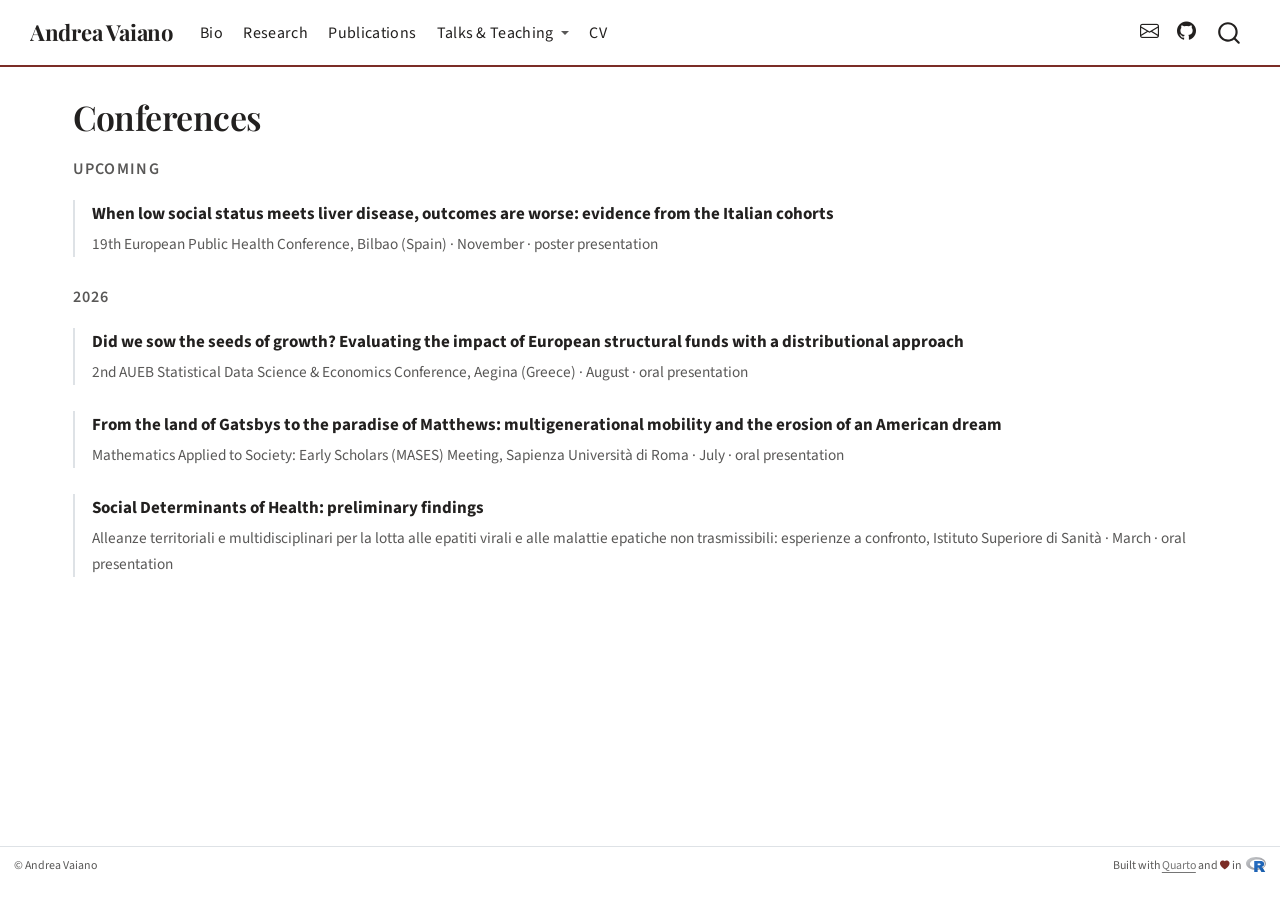
<file: talks/conferences.html>
<!DOCTYPE html>
<html xmlns="http://www.w3.org/1999/xhtml" lang="en" xml:lang="en"><head>

<meta charset="utf-8">
<meta name="generator" content="quarto-1.11.9">

<meta name="viewport" content="width=device-width, initial-scale=1.0, user-scalable=yes">


<title>Conferences – Andrea Vaiano</title>
<style>
/* Default styles provided by pandoc.
** See https://pandoc.org/MANUAL.html#variables-for-html for config info.
*/
span.smallcaps{font-variant: small-caps;}
div.columns{display: flex; gap: 1.5em;}
div.column{flex: auto;}
@media screen {
div.columns{gap: min(4vw, 1.5em);}
div.column{overflow-x: auto;}
}
div.hanging-indent{margin-left: 1.5em; text-indent: -1.5em;}
ul.task-list{list-style: none;}
ul.task-list li input[type="checkbox"] {
  width: 0.8em;
  margin: 0 0.8em 0.2em -1em; /* quarto-specific, see https://github.com/quarto-dev/quarto-cli/issues/4556 */ 
  vertical-align: middle;
}
</style>


<script src="../site_libs/quarto-nav/quarto-nav.js"></script>
<script src="../site_libs/quarto-nav/headroom.min.js"></script>
<script src="../site_libs/clipboard/clipboard.min.js"></script>
<script src="../site_libs/quarto-search/autocomplete.umd.js"></script>
<script src="../site_libs/quarto-search/fuse.min.js"></script>
<script src="../site_libs/quarto-search/quarto-search.js"></script>
<meta name="quarto:offset" content="../">
<script src="../site_libs/quarto-html/quarto.js" type="module"></script>
<script src="../site_libs/quarto-html/tabsets/tabsets.js" type="module"></script>
<script src="../site_libs/quarto-html/scrollable-regions/scrollable-regions.js" type="module"></script>
<script src="../site_libs/quarto-html/popper.min.js"></script>
<script src="../site_libs/quarto-html/tippy.umd.min.js"></script>
<script src="../site_libs/quarto-html/anchor.min.js"></script>
<link href="../site_libs/quarto-html/tippy.css" rel="stylesheet">
<link href="../site_libs/quarto-html/quarto-syntax-highlighting-63b5708e65d6cd79cd7618c58d0c21e7.css" rel="stylesheet" id="quarto-text-highlighting-styles">
<script src="../site_libs/bootstrap/bootstrap.min.js"></script>
<link href="../site_libs/bootstrap/bootstrap-icons.css" rel="stylesheet">
<link href="../site_libs/bootstrap/bootstrap-5481aba94b20c17d0e6d222d27b492a5.min.css" rel="stylesheet" append-hash="true" id="quarto-bootstrap" data-mode="light">
<script id="quarto-search-options" type="application/json">{
  "location": "navbar",
  "copy-button": false,
  "collapse-after": 3,
  "panel-placement": "end",
  "type": "overlay",
  "limit": 50,
  "keyboard-shortcut": [
    "f",
    "/",
    "s"
  ],
  "show-item-context": false,
  "language": {
    "search-no-results-text": "No results",
    "search-matching-documents-text": "matching documents",
    "search-copy-link-title": "Copy link to search",
    "search-hide-matches-text": "Hide additional matches",
    "search-more-match-text": "more match in this document",
    "search-more-matches-text": "more matches in this document",
    "search-clear-button-title": "Clear",
    "search-text-placeholder": "",
    "search-detached-cancel-button-title": "Cancel",
    "search-submit-button-title": "Submit",
    "search-label": "Search"
  }
}</script>


<link rel="stylesheet" href="../styles.css">
</head>

<body class="nav-fixed quarto-light"><a id="quarto-skip-link" class="visually-hidden-focusable" href="#quarto-document-content">Skip to main content</a>

<div id="quarto-search-results"></div>
  <header id="quarto-header" class="headroom fixed-top">
    <nav class="navbar navbar-expand-lg " data-bs-theme="dark" aria-label="Site">
      <div class="navbar-container container-fluid">
      <div class="navbar-brand-container mx-auto">
    <a class="navbar-brand" href="../index.html">
    <span class="navbar-title">Andrea Vaiano</span>
    </a>
  </div>
          <button class="navbar-toggler" type="button" data-bs-toggle="collapse" data-bs-target="#navbarCollapse" aria-controls="navbarCollapse" aria-expanded="false" aria-label="Toggle navigation" onclick="if (window.quartoToggleHeadroom) { window.quartoToggleHeadroom(); }">
  <span class="navbar-toggler-icon"></span>
</button>
          <div class="collapse navbar-collapse" id="navbarCollapse">
            <ul class="navbar-nav navbar-nav-scroll me-auto">
  <li class="nav-item">
    <a class="nav-link" href="../index.html"> 
<span class="menu-text">Bio</span></a>
  </li>  
  <li class="nav-item">
    <a class="nav-link" href="../research.html"> 
<span class="menu-text">Research</span></a>
  </li>  
  <li class="nav-item">
    <a class="nav-link" href="../publications.html"> 
<span class="menu-text">Publications</span></a>
  </li>  
  <li class="nav-item dropdown ">
    <a class="nav-link dropdown-toggle" href="#" id="nav-menu-talks--teaching" role="link" data-bs-toggle="dropdown" aria-expanded="false">
 <span class="menu-text">Talks &amp; Teaching</span>
    </a>
    <ul class="dropdown-menu" aria-labelledby="nav-menu-talks--teaching">    
        <li>
    <a class="dropdown-item" href="../talks/teaching.html">
 <span class="dropdown-text">Teaching (TA)</span></a>
  </li>  
        <li>
    <a class="dropdown-item" href="../talks/seminars.html">
 <span class="dropdown-text">Seminars</span></a>
  </li>  
        <li>
    <a class="dropdown-item" href="../talks/conferences.html">
 <span class="dropdown-text">Conferences</span></a>
  </li>  
    </ul>
  </li>
  <li class="nav-item">
    <a class="nav-link" href="../cv.html"> 
<span class="menu-text">CV</span></a>
  </li>  
</ul>
            <ul class="navbar-nav navbar-nav-scroll ms-auto">
  <li class="nav-item compact">
    <a class="nav-link" href="mailto:andrea.vaiano@uniroma1.it"> <i class="bi bi-envelope" role="img">
</i> 
<span class="menu-text"></span></a>
  </li>  
  <li class="nav-item compact">
    <a class="nav-link" href="https://github.com/andyvaia"> <i class="bi bi-github" role="img">
</i> 
<span class="menu-text"></span></a>
  </li>  
</ul>
          </div> <!-- /navcollapse -->
            <div class="quarto-navbar-tools">
</div>
            <div id="quarto-search" class="" title="Search"></div>
      </div> <!-- /container-fluid -->
    </nav>
</header>
<!-- content -->
<div id="quarto-content" class="quarto-container page-columns page-rows-contents page-layout-full page-navbar">
<!-- sidebar -->
<!-- margin-sidebar -->
    
<!-- main -->
<main class="content column-page" id="quarto-document-content" tabindex="-1">

<header id="title-block-header" class="quarto-title-block default">
<div class="quarto-title">
<h1 class="title">Conferences</h1>
</div>



<div class="quarto-title-meta column-page">

    
  
    
  </div>
  


</header>


<!-- PLACEHOLDER: one .entry block per presentation. Group them under year headings and
     keep the most recent first. Copy an entry block to add another. -->
<p><span class="entry-group">Upcoming</span></p>
<div class="entry">
<p><strong>When low social status meets liver disease, outcomes are worse: evidence from the Italian cohorts</strong></p>
<p>19th European Public Health Conference, Bilbao (Spain) · November · poster presentation</p>
</div>
<p><span class="entry-group">2026</span></p>
<div class="entry">
<p><strong>Did we sow the seeds of growth? Evaluating the impact of European structural funds with a distributional approach</strong></p>
<p>2nd AUEB Statistical Data Science &amp; Economics Conference, Aegina (Greece) · August · oral presentation</p>
</div>
<div class="entry">
<p><strong>From the land of Gatsbys to the paradise of Matthews: multigenerational mobility and the erosion of an American dream</strong></p>
<p>Mathematics Applied to Society: Early Scholars (MASES) Meeting, Sapienza Università di Roma · July · oral presentation</p>
</div>
<div class="entry">
<p><strong>Social Determinants of Health: preliminary findings</strong></p>
<p>Alleanze territoriali e multidisciplinari per la lotta alle epatiti virali e alle malattie epatiche non trasmissibili: esperienze a confronto, Istituto Superiore di Sanità · March · oral presentation</p>
</div>



</main> <!-- /main -->
<script id="quarto-html-after-body" type="application/javascript">
  window.document.addEventListener("DOMContentLoaded", function (event) {
    const icon = "";
    const anchorJS = new window.AnchorJS();
    anchorJS.options = {
      placement: 'right',
      icon: icon
    };
    anchorJS.add('.anchored');
    const isCodeAnnotation = (el) => {
      for (const clz of el.classList) {
        if (clz.startsWith('code-annotation-')) {                     
          return true;
        }
      }
      return false;
    }
    const onCopySuccess = function(e) {
      // button target
      const button = e.trigger;
      // don't keep focus
      button.blur();
      // flash "checked"
      button.classList.add('code-copy-button-checked');
      var currentTitle = button.getAttribute("title");
      button.setAttribute("title", "Copied!");
      let tooltip;
      if (window.bootstrap) {
        button.setAttribute("data-bs-toggle", "tooltip");
        button.setAttribute("data-bs-placement", "left");
        button.setAttribute("data-bs-title", "Copied!");
        tooltip = new bootstrap.Tooltip(button, 
          { trigger: "manual", 
            customClass: "code-copy-button-tooltip",
            offset: [0, -8]});
        tooltip.show();    
      }
      setTimeout(function() {
        if (tooltip) {
          tooltip.hide();
          button.removeAttribute("data-bs-title");
          button.removeAttribute("data-bs-toggle");
          button.removeAttribute("data-bs-placement");
        }
        button.setAttribute("title", currentTitle);
        button.classList.remove('code-copy-button-checked');
      }, 1000);
      // clear code selection
      e.clearSelection();
    }
    const getTextToCopy = function(trigger) {
      const outerScaffold = trigger.parentElement.cloneNode(true);
      const codeEl = outerScaffold.querySelector('code');
      for (const childEl of codeEl.children) {
        if (isCodeAnnotation(childEl)) {
          childEl.remove();
        }
      }
      return codeEl.innerText;
    }
    const clipboard = new window.ClipboardJS('.code-copy-button:not([data-in-quarto-modal])', {
      text: getTextToCopy
    });
    clipboard.on('success', onCopySuccess);
    if (window.document.getElementById('quarto-embedded-source-code-modal')) {
      const clipboardModal = new window.ClipboardJS('.code-copy-button[data-in-quarto-modal]', {
        text: getTextToCopy,
        container: window.document.getElementById('quarto-embedded-source-code-modal')
      });
      clipboardModal.on('success', onCopySuccess);
    }
      var localhostRegex = new RegExp(/^(?:http|https):\/\/localhost\:?[0-9]*\//);
      var mailtoRegex = new RegExp(/^mailto:/);
        var filterRegex = new RegExp("https:\/\/andyvaia\.github\.io\/");
      var isInternal = (href) => {
          return filterRegex.test(href) || localhostRegex.test(href) || mailtoRegex.test(href);
      }
      // Inspect non-navigation links and adorn them if external
      window.quartoDecorateExternalLinks = function (root) {
     var links = (root || window.document).querySelectorAll('a[href]:not(.nav-link):not(.navbar-brand):not(.toc-action):not(.sidebar-link):not(.sidebar-item-toggle):not(.pagination-link):not(.no-external):not([aria-hidden]):not(.dropdown-item):not(.quarto-navigation-tool):not(.about-link)');
      for (var i=0; i<links.length; i++) {
        const link = links[i];
        if (!isInternal(link.href)) {
          // undo the damage that might have been done by quarto-nav.js in the case of
          // links that we want to consider external
          if (link.dataset.originalHref !== undefined) {
            link.href = link.dataset.originalHref;
          }
          if (!link.classList.contains('no-external-icon')) {
          }
        }
      }
      };
      window.quartoDecorateExternalLinks(window.document);
    // Esc closes the popup (WCAG 1.4.13) and focus leaving both trigger and
    // popup closes it (WCAG 2.4.11); tippy handles neither for interactive popups.
    const hideOnEscAndFocusOut = {
      name: 'hideOnEscAndFocusOut',
      defaultValue: true,
      fn(instance) {
        const dismiss = () => {
          // A show scheduled by the trigger delay would otherwise reopen it
          instance.clearDelayTimeouts();
          instance.hide();
        };
        const onKeyDown = (event) => {
          if (event.key !== 'Escape') {
            return;
          }
          // Keep Esc from also reaching page handlers (e.g. reveal.js overview),
          // except an open reveal.js slide menu, which Esc should close too.
          // The menu handles keys only when its keyboard option is on.
          const menuHandlesEsc = window.Reveal?.getPlugin?.('menu')?.isOpen() &&
            window.Reveal.getConfig().menu?.keyboard !== false;
          if (!menuHandlesEsc) {
            event.stopPropagation();
          }
          if (instance.popper.contains(window.document.activeElement)) {
            // Disabled while refocusing so the focus trigger does not reopen it
            instance.disable();
            instance.reference.focus();
            instance.enable();
          }
          dismiss();
        };
        const onFocusOut = (event) => {
          const target = event.relatedTarget;
          if (target && !instance.reference.contains(target) &&
              !instance.popper.contains(target)) {
            dismiss();
          }
        };
        // On the trigger too: a click trigger (code-annotations: select) has no
        // blur handling. Attached for the instance's lifetime so leaving the
        // trigger also cancels a show still pending on the trigger delay.
        instance.reference.addEventListener('focusout', onFocusOut);
        return {
          onShow() {
            window.document.addEventListener('keydown', onKeyDown, true);
            instance.popper.addEventListener('focusout', onFocusOut);
          },
          onHide() {
            window.document.removeEventListener('keydown', onKeyDown, true);
            instance.popper.removeEventListener('focusout', onFocusOut);
          },
          onDestroy() {
            instance.reference.removeEventListener('focusout', onFocusOut);
          },
        };
      },
    };
    function tippyHover(el, contentFn, onTriggerFn, onUntriggerFn) {
      const config = {
        allowHTML: true,
        maxWidth: 500,
        delay: 100,
        arrow: false,
        appendTo: function(el) {
            return el.parentElement;
        },
        interactive: true,
        interactiveBorder: 10,
        theme: 'quarto',
        placement: 'bottom-start',
        plugins: [hideOnEscAndFocusOut],
      };
      if (contentFn) {
        config.content = contentFn;
      }
      if (onTriggerFn) {
        config.onTrigger = onTriggerFn;
      }
      if (onUntriggerFn) {
        config.onUntrigger = onUntriggerFn;
      }
      window.tippy(el, config); 
    }
    const noterefs = window.document.querySelectorAll('a[role="doc-noteref"]');
    for (var i=0; i<noterefs.length; i++) {
      const ref = noterefs[i];
      tippyHover(ref, function() {
        // use id or data attribute instead here
        let href = ref.getAttribute('data-footnote-href') || ref.getAttribute('href');
        try { href = new URL(href).hash; } catch {}
        const id = href.replace(/^#\/?/, "");
        const note = window.document.getElementById(id);
        if (note) {
          return note.innerHTML;
        } else {
          return "";
        }
      });
    }
    const xrefs = window.document.querySelectorAll('a.quarto-xref');
    const processXRef = (id, note) => {
      // Strip column container classes
      const stripColumnClz = (el) => {
        el.classList.remove("page-full", "page-columns");
        if (el.children) {
          for (const child of el.children) {
            stripColumnClz(child);
          }
        }
      }
      stripColumnClz(note)
      if (id === null || id.startsWith('sec-')) {
        // Special case sections, only their first couple elements
        const container = document.createElement("div");
        if (note.children && note.children.length > 2) {
          container.appendChild(note.children[0].cloneNode(true));
          for (let i = 1; i < note.children.length; i++) {
            const child = note.children[i];
            if (child.tagName === "P" && child.innerText === "") {
              continue;
            } else {
              container.appendChild(child.cloneNode(true));
              break;
            }
          }
          if (window.Quarto?.typesetMath) {
            window.Quarto.typesetMath(container);
          }
          return container.innerHTML
        } else {
          if (window.Quarto?.typesetMath) {
            window.Quarto.typesetMath(note);
          }
          return note.innerHTML;
        }
      } else {
        // Remove any anchor links if they are present
        const anchorLink = note.querySelector('a.anchorjs-link');
        if (anchorLink) {
          anchorLink.remove();
        }
        if (window.Quarto?.typesetMath) {
          window.Quarto.typesetMath(note);
        }
        if (note.classList.contains("callout")) {
          return note.outerHTML;
        } else {
          return note.innerHTML;
        }
      }
    }
    for (var i=0; i<xrefs.length; i++) {
      const xref = xrefs[i];
      tippyHover(xref, undefined, function(instance) {
        instance.disable();
        let url = xref.getAttribute('href');
        let hash = undefined; 
        if (url.startsWith('#')) {
          hash = url;
        } else {
          try { hash = new URL(url).hash; } catch {}
        }
        if (hash) {
          const id = hash.replace(/^#\/?/, "");
          const note = window.document.getElementById(id);
          if (note !== null) {
            try {
              const html = processXRef(id, note.cloneNode(true));
              instance.setContent(html);
            } finally {
              instance.enable();
              instance.show();
            }
          } else {
            // See if we can fetch this
            fetch(url.split('#')[0])
            .then(res => res.text())
            .then(html => {
              const parser = new DOMParser();
              const htmlDoc = parser.parseFromString(html, "text/html");
              const note = htmlDoc.getElementById(id);
              if (note !== null) {
                const html = processXRef(id, note);
                instance.setContent(html);
              } 
            }).finally(() => {
              instance.enable();
              instance.show();
            });
          }
        } else {
          // See if we can fetch a full url (with no hash to target)
          // This is a special case and we should probably do some content thinning / targeting
          fetch(url)
          .then(res => res.text())
          .then(html => {
            const parser = new DOMParser();
            const htmlDoc = parser.parseFromString(html, "text/html");
            const note = htmlDoc.querySelector('main.content');
            if (note !== null) {
              // This should only happen for chapter cross references
              // (since there is no id in the URL)
              // remove the first header
              if (note.children.length > 0 && note.children[0].tagName === "HEADER") {
                note.children[0].remove();
              }
              const html = processXRef(null, note);
              instance.setContent(html);
            } 
          }).finally(() => {
            instance.enable();
            instance.show();
          });
        }
      }, function(instance) {
      });
    }
        let selectedAnnoteEl;
        const selectorForAnnotation = ( cell, annotation) => {
          let cellAttr = 'data-code-cell="' + cell + '"';
          let lineAttr = 'data-code-annotation="' +  annotation + '"';
          const selector = 'span[' + cellAttr + '][' + lineAttr + ']';
          return selector;
        }
        const selectCodeLines = (annoteEl) => {
          const doc = window.document;
          const targetCell = annoteEl.getAttribute("data-target-cell");
          const targetAnnotation = annoteEl.getAttribute("data-target-annotation");
          const annoteSpan = window.document.querySelector(selectorForAnnotation(targetCell, targetAnnotation));
          const lines = annoteSpan.getAttribute("data-code-lines").split(",");
          const lineIds = lines.map((line) => {
            return targetCell + "-" + line;
          })
          // Each band is positioned against its own containing block, which is
          // not the offsetParent of the lines, so place it from client rects.
          const placeBand = (band, firstEl, lastEl, codeBlock) => {
            const container = band.offsetParent;
            if (container === null) {
              return;
            }
            const containerRect = container.getBoundingClientRect();
            // Reveal.js scales slides with a transform, so convert client
            // pixels back to the CSS pixels of the container.
            const scale = containerRect.height / container.offsetHeight || 1;
            const firstRect = firstEl.getBoundingClientRect();
            const lastRect = lastEl.getBoundingClientRect();
            const top = (firstRect.top - containerRect.top) / scale - container.clientTop + container.scrollTop;
            const height = (lastRect.bottom - firstRect.top) / scale;
            band.style.top = top - 2 + "px";
            band.style.height = height + 4 + "px";
            if (codeBlock) {
              // Without the copy button wrapper, the containing block is wider
              // than the code block, so span the code block explicitly.
              const blockRect = codeBlock.getBoundingClientRect();
              band.style.left = (blockRect.left - containerRect.left) / scale - container.clientLeft + container.scrollLeft + "px";
              band.style.width = blockRect.width / scale + "px";
            }
          };
          if (lineIds.length > 0) {
            const el = window.document.getElementById(lineIds[0]);
            const lastEl = window.document.getElementById(lineIds[lineIds.length - 1]);
            const parent = el.parentElement.parentElement;
            // cook up a div (if necessary) and position it
            let div = window.document.getElementById("code-annotation-line-highlight");
            if (div === null) {
              div = window.document.createElement("div");
              div.setAttribute("id", "code-annotation-line-highlight");
              div.style.position = 'absolute';
              parent.appendChild(div);
            }
            placeBand(div, el, lastEl, parent.closest("div.sourceCode") || parent);
            let gutterDiv = window.document.getElementById("code-annotation-line-highlight-gutter");
            if (gutterDiv === null) {
              gutterDiv = window.document.createElement("div");
              gutterDiv.setAttribute("id", "code-annotation-line-highlight-gutter");
              gutterDiv.style.position = 'absolute';
              const codeCell = window.document.getElementById(targetCell);
              const gutter = codeCell.querySelector('.code-annotation-gutter');
              gutter.appendChild(gutterDiv);
            }
            placeBand(gutterDiv, el, lastEl);
            selectedAnnoteEl = annoteEl;
          }
        };
        const unselectCodeLines = () => {
          const elementsIds = ["code-annotation-line-highlight", "code-annotation-line-highlight-gutter"];
          elementsIds.forEach((elId) => {
            const div = window.document.getElementById(elId);
            if (div) {
              div.remove();
            }
          });
          selectedAnnoteEl = undefined;
        };
          // Handle positioning of the toggle
      window.addEventListener(
        "resize",
        throttle(() => {
          elRect = undefined;
          if (selectedAnnoteEl) {
            selectCodeLines(selectedAnnoteEl);
          }
        }, 10)
      );
      function throttle(fn, ms) {
      let throttle = false;
      let timer;
        return (...args) => {
          if(!throttle) { // first call gets through
              fn.apply(this, args);
              throttle = true;
          } else { // all the others get throttled
              if(timer) clearTimeout(timer); // cancel #2
              timer = setTimeout(() => {
                fn.apply(this, args);
                timer = throttle = false;
              }, ms);
          }
        };
      }
        // Attach click handler to the DT
        const annoteDls = window.document.querySelectorAll('dt[data-target-cell]');
        for (const annoteDlNode of annoteDls) {
          annoteDlNode.addEventListener('click', (event) => {
            const clickedEl = event.target;
            if (clickedEl !== selectedAnnoteEl) {
              unselectCodeLines();
              const activeEl = window.document.querySelector('dt[data-target-cell].code-annotation-active');
              if (activeEl) {
                activeEl.classList.remove('code-annotation-active');
              }
              selectCodeLines(clickedEl);
              clickedEl.classList.add('code-annotation-active');
            } else {
              // Unselect the line
              unselectCodeLines();
              clickedEl.classList.remove('code-annotation-active');
            }
          });
        }
    const findCites = (el) => {
      const parentEl = el.parentElement;
      if (parentEl) {
        const cites = parentEl.dataset.cites;
        if (cites) {
          return {
            el,
            cites: cites.split(' ')
          };
        } else {
          return findCites(el.parentElement)
        }
      } else {
        return undefined;
      }
    };
    var bibliorefs = window.document.querySelectorAll('a[role="doc-biblioref"]');
    for (var i=0; i<bibliorefs.length; i++) {
      const ref = bibliorefs[i];
      const citeInfo = findCites(ref);
      if (citeInfo) {
        tippyHover(citeInfo.el, function() {
          var popup = window.document.createElement('div');
          citeInfo.cites.forEach(function(cite) {
            var citeDiv = window.document.createElement('div');
            citeDiv.classList.add('hanging-indent');
            citeDiv.classList.add('csl-entry');
            var biblioDiv = window.document.getElementById('ref-' + cite);
            if (biblioDiv) {
              citeDiv.innerHTML = biblioDiv.innerHTML;
            }
            popup.appendChild(citeDiv);
          });
          return popup.innerHTML;
        });
      }
    }
  });
  </script>
  <script type="application/javascript">
  window.quartoScrollableRegionsLabels = {"code":"Scrollable code","output":"Scrollable output"};
  </script>
</div> <!-- /content -->
<footer class="footer">
  <div class="nav-footer">
    <div class="nav-footer-left">
<p>© Andrea Vaiano</p>
</div>   
    <div class="nav-footer-center">
      &nbsp;
    </div>
    <div class="nav-footer-right">
<p>Built with <a href="https://quarto.org">Quarto</a> and <i class="bi bi-heart-fill" aria-hidden="true"></i> in <a href="https://www.r-project.org"><img src="../images/Rlogo.svg" class="footer-logo" alt="R"></a></p>
</div>
  </div>
</footer>




</body></html>
</file>
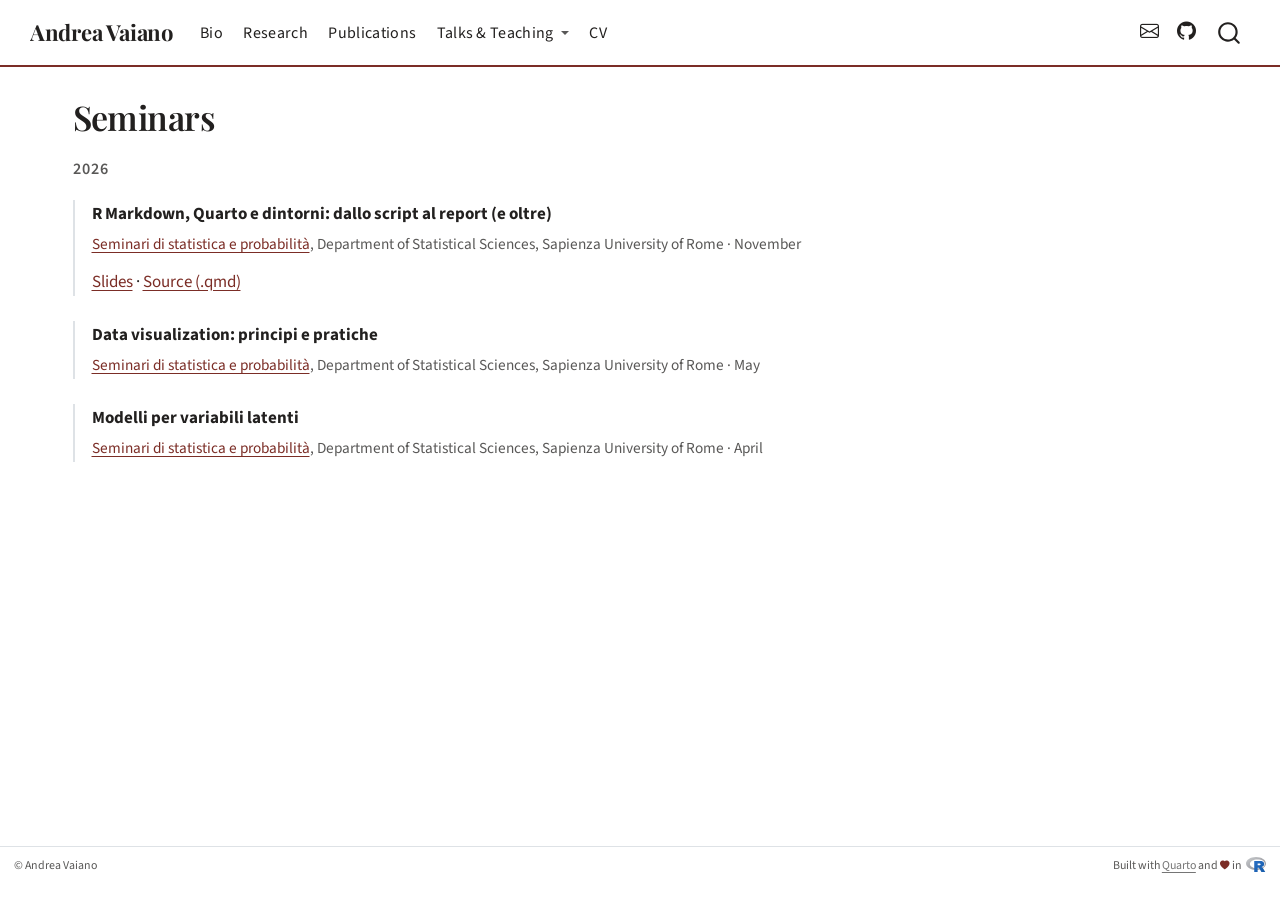
<file: talks/seminars.html>
<!DOCTYPE html>
<html xmlns="http://www.w3.org/1999/xhtml" lang="en" xml:lang="en"><head>

<meta charset="utf-8">
<meta name="generator" content="quarto-1.11.9">

<meta name="viewport" content="width=device-width, initial-scale=1.0, user-scalable=yes">


<title>Seminars – Andrea Vaiano</title>
<style>
/* Default styles provided by pandoc.
** See https://pandoc.org/MANUAL.html#variables-for-html for config info.
*/
span.smallcaps{font-variant: small-caps;}
div.columns{display: flex; gap: 1.5em;}
div.column{flex: auto;}
@media screen {
div.columns{gap: min(4vw, 1.5em);}
div.column{overflow-x: auto;}
}
div.hanging-indent{margin-left: 1.5em; text-indent: -1.5em;}
ul.task-list{list-style: none;}
ul.task-list li input[type="checkbox"] {
  width: 0.8em;
  margin: 0 0.8em 0.2em -1em; /* quarto-specific, see https://github.com/quarto-dev/quarto-cli/issues/4556 */ 
  vertical-align: middle;
}
</style>


<script src="../site_libs/quarto-nav/quarto-nav.js"></script>
<script src="../site_libs/quarto-nav/headroom.min.js"></script>
<script src="../site_libs/clipboard/clipboard.min.js"></script>
<script src="../site_libs/quarto-search/autocomplete.umd.js"></script>
<script src="../site_libs/quarto-search/fuse.min.js"></script>
<script src="../site_libs/quarto-search/quarto-search.js"></script>
<meta name="quarto:offset" content="../">
<script src="../site_libs/quarto-html/quarto.js" type="module"></script>
<script src="../site_libs/quarto-html/tabsets/tabsets.js" type="module"></script>
<script src="../site_libs/quarto-html/scrollable-regions/scrollable-regions.js" type="module"></script>
<script src="../site_libs/quarto-html/popper.min.js"></script>
<script src="../site_libs/quarto-html/tippy.umd.min.js"></script>
<script src="../site_libs/quarto-html/anchor.min.js"></script>
<link href="../site_libs/quarto-html/tippy.css" rel="stylesheet">
<link href="../site_libs/quarto-html/quarto-syntax-highlighting-63b5708e65d6cd79cd7618c58d0c21e7.css" rel="stylesheet" id="quarto-text-highlighting-styles">
<script src="../site_libs/bootstrap/bootstrap.min.js"></script>
<link href="../site_libs/bootstrap/bootstrap-icons.css" rel="stylesheet">
<link href="../site_libs/bootstrap/bootstrap-5481aba94b20c17d0e6d222d27b492a5.min.css" rel="stylesheet" append-hash="true" id="quarto-bootstrap" data-mode="light">
<script id="quarto-search-options" type="application/json">{
  "location": "navbar",
  "copy-button": false,
  "collapse-after": 3,
  "panel-placement": "end",
  "type": "overlay",
  "limit": 50,
  "keyboard-shortcut": [
    "f",
    "/",
    "s"
  ],
  "show-item-context": false,
  "language": {
    "search-no-results-text": "No results",
    "search-matching-documents-text": "matching documents",
    "search-copy-link-title": "Copy link to search",
    "search-hide-matches-text": "Hide additional matches",
    "search-more-match-text": "more match in this document",
    "search-more-matches-text": "more matches in this document",
    "search-clear-button-title": "Clear",
    "search-text-placeholder": "",
    "search-detached-cancel-button-title": "Cancel",
    "search-submit-button-title": "Submit",
    "search-label": "Search"
  }
}</script>


<link rel="stylesheet" href="../styles.css">
</head>

<body class="nav-fixed quarto-light"><a id="quarto-skip-link" class="visually-hidden-focusable" href="#quarto-document-content">Skip to main content</a>

<div id="quarto-search-results"></div>
  <header id="quarto-header" class="headroom fixed-top">
    <nav class="navbar navbar-expand-lg " data-bs-theme="dark" aria-label="Site">
      <div class="navbar-container container-fluid">
      <div class="navbar-brand-container mx-auto">
    <a class="navbar-brand" href="../index.html">
    <span class="navbar-title">Andrea Vaiano</span>
    </a>
  </div>
          <button class="navbar-toggler" type="button" data-bs-toggle="collapse" data-bs-target="#navbarCollapse" aria-controls="navbarCollapse" aria-expanded="false" aria-label="Toggle navigation" onclick="if (window.quartoToggleHeadroom) { window.quartoToggleHeadroom(); }">
  <span class="navbar-toggler-icon"></span>
</button>
          <div class="collapse navbar-collapse" id="navbarCollapse">
            <ul class="navbar-nav navbar-nav-scroll me-auto">
  <li class="nav-item">
    <a class="nav-link" href="../index.html"> 
<span class="menu-text">Bio</span></a>
  </li>  
  <li class="nav-item">
    <a class="nav-link" href="../research.html"> 
<span class="menu-text">Research</span></a>
  </li>  
  <li class="nav-item">
    <a class="nav-link" href="../publications.html"> 
<span class="menu-text">Publications</span></a>
  </li>  
  <li class="nav-item dropdown ">
    <a class="nav-link dropdown-toggle" href="#" id="nav-menu-talks--teaching" role="link" data-bs-toggle="dropdown" aria-expanded="false">
 <span class="menu-text">Talks &amp; Teaching</span>
    </a>
    <ul class="dropdown-menu" aria-labelledby="nav-menu-talks--teaching">    
        <li>
    <a class="dropdown-item" href="../talks/teaching.html">
 <span class="dropdown-text">Teaching (TA)</span></a>
  </li>  
        <li>
    <a class="dropdown-item" href="../talks/seminars.html">
 <span class="dropdown-text">Seminars</span></a>
  </li>  
        <li>
    <a class="dropdown-item" href="../talks/conferences.html">
 <span class="dropdown-text">Conferences</span></a>
  </li>  
    </ul>
  </li>
  <li class="nav-item">
    <a class="nav-link" href="../cv.html"> 
<span class="menu-text">CV</span></a>
  </li>  
</ul>
            <ul class="navbar-nav navbar-nav-scroll ms-auto">
  <li class="nav-item compact">
    <a class="nav-link" href="mailto:andrea.vaiano@uniroma1.it"> <i class="bi bi-envelope" role="img">
</i> 
<span class="menu-text"></span></a>
  </li>  
  <li class="nav-item compact">
    <a class="nav-link" href="https://github.com/andyvaia"> <i class="bi bi-github" role="img">
</i> 
<span class="menu-text"></span></a>
  </li>  
</ul>
          </div> <!-- /navcollapse -->
            <div class="quarto-navbar-tools">
</div>
            <div id="quarto-search" class="" title="Search"></div>
      </div> <!-- /container-fluid -->
    </nav>
</header>
<!-- content -->
<div id="quarto-content" class="quarto-container page-columns page-rows-contents page-layout-full page-navbar">
<!-- sidebar -->
<!-- margin-sidebar -->
    
<!-- main -->
<main class="content column-page" id="quarto-document-content" tabindex="-1">

<header id="title-block-header" class="quarto-title-block default">
<div class="quarto-title">
<h1 class="title">Seminars</h1>
</div>



<div class="quarto-title-meta column-page">

    
  
    
  </div>
  


</header>


<!-- PLACEHOLDER: one .entry block per seminar. Group them under year headings and keep
     the most recent first. Copy an entry block to add another. -->
<p><span class="entry-group">2026</span></p>
<div class="entry">
<p><strong>R Markdown, Quarto e dintorni: dallo script al report (e oltre)</strong></p>
<p><a href="https://sites.google.com/uniroma1.it/statprob/home">Seminari di statistica e probabilità</a>, Department of Statistical Sciences, Sapienza University of Rome · November</p>
<p><a href="../slides/rmarkdown-quarto/" target="_blank">Slides</a> · <a href="../slides/rmarkdown-quarto/seminario.qmd">Source (.qmd)</a></p>
</div>
<div class="entry">
<p><strong>Data visualization: principi e pratiche</strong></p>
<p><a href="https://sites.google.com/uniroma1.it/statprob/home">Seminari di statistica e probabilità</a>, Department of Statistical Sciences, Sapienza University of Rome · May</p>
</div>
<div class="entry">
<p><strong>Modelli per variabili latenti</strong></p>
<p><a href="https://sites.google.com/uniroma1.it/statprob/home">Seminari di statistica e probabilità</a>, Department of Statistical Sciences, Sapienza University of Rome · April</p>
</div>



</main> <!-- /main -->
<script id="quarto-html-after-body" type="application/javascript">
  window.document.addEventListener("DOMContentLoaded", function (event) {
    const icon = "";
    const anchorJS = new window.AnchorJS();
    anchorJS.options = {
      placement: 'right',
      icon: icon
    };
    anchorJS.add('.anchored');
    const isCodeAnnotation = (el) => {
      for (const clz of el.classList) {
        if (clz.startsWith('code-annotation-')) {                     
          return true;
        }
      }
      return false;
    }
    const onCopySuccess = function(e) {
      // button target
      const button = e.trigger;
      // don't keep focus
      button.blur();
      // flash "checked"
      button.classList.add('code-copy-button-checked');
      var currentTitle = button.getAttribute("title");
      button.setAttribute("title", "Copied!");
      let tooltip;
      if (window.bootstrap) {
        button.setAttribute("data-bs-toggle", "tooltip");
        button.setAttribute("data-bs-placement", "left");
        button.setAttribute("data-bs-title", "Copied!");
        tooltip = new bootstrap.Tooltip(button, 
          { trigger: "manual", 
            customClass: "code-copy-button-tooltip",
            offset: [0, -8]});
        tooltip.show();    
      }
      setTimeout(function() {
        if (tooltip) {
          tooltip.hide();
          button.removeAttribute("data-bs-title");
          button.removeAttribute("data-bs-toggle");
          button.removeAttribute("data-bs-placement");
        }
        button.setAttribute("title", currentTitle);
        button.classList.remove('code-copy-button-checked');
      }, 1000);
      // clear code selection
      e.clearSelection();
    }
    const getTextToCopy = function(trigger) {
      const outerScaffold = trigger.parentElement.cloneNode(true);
      const codeEl = outerScaffold.querySelector('code');
      for (const childEl of codeEl.children) {
        if (isCodeAnnotation(childEl)) {
          childEl.remove();
        }
      }
      return codeEl.innerText;
    }
    const clipboard = new window.ClipboardJS('.code-copy-button:not([data-in-quarto-modal])', {
      text: getTextToCopy
    });
    clipboard.on('success', onCopySuccess);
    if (window.document.getElementById('quarto-embedded-source-code-modal')) {
      const clipboardModal = new window.ClipboardJS('.code-copy-button[data-in-quarto-modal]', {
        text: getTextToCopy,
        container: window.document.getElementById('quarto-embedded-source-code-modal')
      });
      clipboardModal.on('success', onCopySuccess);
    }
      var localhostRegex = new RegExp(/^(?:http|https):\/\/localhost\:?[0-9]*\//);
      var mailtoRegex = new RegExp(/^mailto:/);
        var filterRegex = new RegExp("https:\/\/andyvaia\.github\.io\/");
      var isInternal = (href) => {
          return filterRegex.test(href) || localhostRegex.test(href) || mailtoRegex.test(href);
      }
      // Inspect non-navigation links and adorn them if external
      window.quartoDecorateExternalLinks = function (root) {
     var links = (root || window.document).querySelectorAll('a[href]:not(.nav-link):not(.navbar-brand):not(.toc-action):not(.sidebar-link):not(.sidebar-item-toggle):not(.pagination-link):not(.no-external):not([aria-hidden]):not(.dropdown-item):not(.quarto-navigation-tool):not(.about-link)');
      for (var i=0; i<links.length; i++) {
        const link = links[i];
        if (!isInternal(link.href)) {
          // undo the damage that might have been done by quarto-nav.js in the case of
          // links that we want to consider external
          if (link.dataset.originalHref !== undefined) {
            link.href = link.dataset.originalHref;
          }
          if (!link.classList.contains('no-external-icon')) {
          }
        }
      }
      };
      window.quartoDecorateExternalLinks(window.document);
    // Esc closes the popup (WCAG 1.4.13) and focus leaving both trigger and
    // popup closes it (WCAG 2.4.11); tippy handles neither for interactive popups.
    const hideOnEscAndFocusOut = {
      name: 'hideOnEscAndFocusOut',
      defaultValue: true,
      fn(instance) {
        const dismiss = () => {
          // A show scheduled by the trigger delay would otherwise reopen it
          instance.clearDelayTimeouts();
          instance.hide();
        };
        const onKeyDown = (event) => {
          if (event.key !== 'Escape') {
            return;
          }
          // Keep Esc from also reaching page handlers (e.g. reveal.js overview),
          // except an open reveal.js slide menu, which Esc should close too.
          // The menu handles keys only when its keyboard option is on.
          const menuHandlesEsc = window.Reveal?.getPlugin?.('menu')?.isOpen() &&
            window.Reveal.getConfig().menu?.keyboard !== false;
          if (!menuHandlesEsc) {
            event.stopPropagation();
          }
          if (instance.popper.contains(window.document.activeElement)) {
            // Disabled while refocusing so the focus trigger does not reopen it
            instance.disable();
            instance.reference.focus();
            instance.enable();
          }
          dismiss();
        };
        const onFocusOut = (event) => {
          const target = event.relatedTarget;
          if (target && !instance.reference.contains(target) &&
              !instance.popper.contains(target)) {
            dismiss();
          }
        };
        // On the trigger too: a click trigger (code-annotations: select) has no
        // blur handling. Attached for the instance's lifetime so leaving the
        // trigger also cancels a show still pending on the trigger delay.
        instance.reference.addEventListener('focusout', onFocusOut);
        return {
          onShow() {
            window.document.addEventListener('keydown', onKeyDown, true);
            instance.popper.addEventListener('focusout', onFocusOut);
          },
          onHide() {
            window.document.removeEventListener('keydown', onKeyDown, true);
            instance.popper.removeEventListener('focusout', onFocusOut);
          },
          onDestroy() {
            instance.reference.removeEventListener('focusout', onFocusOut);
          },
        };
      },
    };
    function tippyHover(el, contentFn, onTriggerFn, onUntriggerFn) {
      const config = {
        allowHTML: true,
        maxWidth: 500,
        delay: 100,
        arrow: false,
        appendTo: function(el) {
            return el.parentElement;
        },
        interactive: true,
        interactiveBorder: 10,
        theme: 'quarto',
        placement: 'bottom-start',
        plugins: [hideOnEscAndFocusOut],
      };
      if (contentFn) {
        config.content = contentFn;
      }
      if (onTriggerFn) {
        config.onTrigger = onTriggerFn;
      }
      if (onUntriggerFn) {
        config.onUntrigger = onUntriggerFn;
      }
      window.tippy(el, config); 
    }
    const noterefs = window.document.querySelectorAll('a[role="doc-noteref"]');
    for (var i=0; i<noterefs.length; i++) {
      const ref = noterefs[i];
      tippyHover(ref, function() {
        // use id or data attribute instead here
        let href = ref.getAttribute('data-footnote-href') || ref.getAttribute('href');
        try { href = new URL(href).hash; } catch {}
        const id = href.replace(/^#\/?/, "");
        const note = window.document.getElementById(id);
        if (note) {
          return note.innerHTML;
        } else {
          return "";
        }
      });
    }
    const xrefs = window.document.querySelectorAll('a.quarto-xref');
    const processXRef = (id, note) => {
      // Strip column container classes
      const stripColumnClz = (el) => {
        el.classList.remove("page-full", "page-columns");
        if (el.children) {
          for (const child of el.children) {
            stripColumnClz(child);
          }
        }
      }
      stripColumnClz(note)
      if (id === null || id.startsWith('sec-')) {
        // Special case sections, only their first couple elements
        const container = document.createElement("div");
        if (note.children && note.children.length > 2) {
          container.appendChild(note.children[0].cloneNode(true));
          for (let i = 1; i < note.children.length; i++) {
            const child = note.children[i];
            if (child.tagName === "P" && child.innerText === "") {
              continue;
            } else {
              container.appendChild(child.cloneNode(true));
              break;
            }
          }
          if (window.Quarto?.typesetMath) {
            window.Quarto.typesetMath(container);
          }
          return container.innerHTML
        } else {
          if (window.Quarto?.typesetMath) {
            window.Quarto.typesetMath(note);
          }
          return note.innerHTML;
        }
      } else {
        // Remove any anchor links if they are present
        const anchorLink = note.querySelector('a.anchorjs-link');
        if (anchorLink) {
          anchorLink.remove();
        }
        if (window.Quarto?.typesetMath) {
          window.Quarto.typesetMath(note);
        }
        if (note.classList.contains("callout")) {
          return note.outerHTML;
        } else {
          return note.innerHTML;
        }
      }
    }
    for (var i=0; i<xrefs.length; i++) {
      const xref = xrefs[i];
      tippyHover(xref, undefined, function(instance) {
        instance.disable();
        let url = xref.getAttribute('href');
        let hash = undefined; 
        if (url.startsWith('#')) {
          hash = url;
        } else {
          try { hash = new URL(url).hash; } catch {}
        }
        if (hash) {
          const id = hash.replace(/^#\/?/, "");
          const note = window.document.getElementById(id);
          if (note !== null) {
            try {
              const html = processXRef(id, note.cloneNode(true));
              instance.setContent(html);
            } finally {
              instance.enable();
              instance.show();
            }
          } else {
            // See if we can fetch this
            fetch(url.split('#')[0])
            .then(res => res.text())
            .then(html => {
              const parser = new DOMParser();
              const htmlDoc = parser.parseFromString(html, "text/html");
              const note = htmlDoc.getElementById(id);
              if (note !== null) {
                const html = processXRef(id, note);
                instance.setContent(html);
              } 
            }).finally(() => {
              instance.enable();
              instance.show();
            });
          }
        } else {
          // See if we can fetch a full url (with no hash to target)
          // This is a special case and we should probably do some content thinning / targeting
          fetch(url)
          .then(res => res.text())
          .then(html => {
            const parser = new DOMParser();
            const htmlDoc = parser.parseFromString(html, "text/html");
            const note = htmlDoc.querySelector('main.content');
            if (note !== null) {
              // This should only happen for chapter cross references
              // (since there is no id in the URL)
              // remove the first header
              if (note.children.length > 0 && note.children[0].tagName === "HEADER") {
                note.children[0].remove();
              }
              const html = processXRef(null, note);
              instance.setContent(html);
            } 
          }).finally(() => {
            instance.enable();
            instance.show();
          });
        }
      }, function(instance) {
      });
    }
        let selectedAnnoteEl;
        const selectorForAnnotation = ( cell, annotation) => {
          let cellAttr = 'data-code-cell="' + cell + '"';
          let lineAttr = 'data-code-annotation="' +  annotation + '"';
          const selector = 'span[' + cellAttr + '][' + lineAttr + ']';
          return selector;
        }
        const selectCodeLines = (annoteEl) => {
          const doc = window.document;
          const targetCell = annoteEl.getAttribute("data-target-cell");
          const targetAnnotation = annoteEl.getAttribute("data-target-annotation");
          const annoteSpan = window.document.querySelector(selectorForAnnotation(targetCell, targetAnnotation));
          const lines = annoteSpan.getAttribute("data-code-lines").split(",");
          const lineIds = lines.map((line) => {
            return targetCell + "-" + line;
          })
          // Each band is positioned against its own containing block, which is
          // not the offsetParent of the lines, so place it from client rects.
          const placeBand = (band, firstEl, lastEl, codeBlock) => {
            const container = band.offsetParent;
            if (container === null) {
              return;
            }
            const containerRect = container.getBoundingClientRect();
            // Reveal.js scales slides with a transform, so convert client
            // pixels back to the CSS pixels of the container.
            const scale = containerRect.height / container.offsetHeight || 1;
            const firstRect = firstEl.getBoundingClientRect();
            const lastRect = lastEl.getBoundingClientRect();
            const top = (firstRect.top - containerRect.top) / scale - container.clientTop + container.scrollTop;
            const height = (lastRect.bottom - firstRect.top) / scale;
            band.style.top = top - 2 + "px";
            band.style.height = height + 4 + "px";
            if (codeBlock) {
              // Without the copy button wrapper, the containing block is wider
              // than the code block, so span the code block explicitly.
              const blockRect = codeBlock.getBoundingClientRect();
              band.style.left = (blockRect.left - containerRect.left) / scale - container.clientLeft + container.scrollLeft + "px";
              band.style.width = blockRect.width / scale + "px";
            }
          };
          if (lineIds.length > 0) {
            const el = window.document.getElementById(lineIds[0]);
            const lastEl = window.document.getElementById(lineIds[lineIds.length - 1]);
            const parent = el.parentElement.parentElement;
            // cook up a div (if necessary) and position it
            let div = window.document.getElementById("code-annotation-line-highlight");
            if (div === null) {
              div = window.document.createElement("div");
              div.setAttribute("id", "code-annotation-line-highlight");
              div.style.position = 'absolute';
              parent.appendChild(div);
            }
            placeBand(div, el, lastEl, parent.closest("div.sourceCode") || parent);
            let gutterDiv = window.document.getElementById("code-annotation-line-highlight-gutter");
            if (gutterDiv === null) {
              gutterDiv = window.document.createElement("div");
              gutterDiv.setAttribute("id", "code-annotation-line-highlight-gutter");
              gutterDiv.style.position = 'absolute';
              const codeCell = window.document.getElementById(targetCell);
              const gutter = codeCell.querySelector('.code-annotation-gutter');
              gutter.appendChild(gutterDiv);
            }
            placeBand(gutterDiv, el, lastEl);
            selectedAnnoteEl = annoteEl;
          }
        };
        const unselectCodeLines = () => {
          const elementsIds = ["code-annotation-line-highlight", "code-annotation-line-highlight-gutter"];
          elementsIds.forEach((elId) => {
            const div = window.document.getElementById(elId);
            if (div) {
              div.remove();
            }
          });
          selectedAnnoteEl = undefined;
        };
          // Handle positioning of the toggle
      window.addEventListener(
        "resize",
        throttle(() => {
          elRect = undefined;
          if (selectedAnnoteEl) {
            selectCodeLines(selectedAnnoteEl);
          }
        }, 10)
      );
      function throttle(fn, ms) {
      let throttle = false;
      let timer;
        return (...args) => {
          if(!throttle) { // first call gets through
              fn.apply(this, args);
              throttle = true;
          } else { // all the others get throttled
              if(timer) clearTimeout(timer); // cancel #2
              timer = setTimeout(() => {
                fn.apply(this, args);
                timer = throttle = false;
              }, ms);
          }
        };
      }
        // Attach click handler to the DT
        const annoteDls = window.document.querySelectorAll('dt[data-target-cell]');
        for (const annoteDlNode of annoteDls) {
          annoteDlNode.addEventListener('click', (event) => {
            const clickedEl = event.target;
            if (clickedEl !== selectedAnnoteEl) {
              unselectCodeLines();
              const activeEl = window.document.querySelector('dt[data-target-cell].code-annotation-active');
              if (activeEl) {
                activeEl.classList.remove('code-annotation-active');
              }
              selectCodeLines(clickedEl);
              clickedEl.classList.add('code-annotation-active');
            } else {
              // Unselect the line
              unselectCodeLines();
              clickedEl.classList.remove('code-annotation-active');
            }
          });
        }
    const findCites = (el) => {
      const parentEl = el.parentElement;
      if (parentEl) {
        const cites = parentEl.dataset.cites;
        if (cites) {
          return {
            el,
            cites: cites.split(' ')
          };
        } else {
          return findCites(el.parentElement)
        }
      } else {
        return undefined;
      }
    };
    var bibliorefs = window.document.querySelectorAll('a[role="doc-biblioref"]');
    for (var i=0; i<bibliorefs.length; i++) {
      const ref = bibliorefs[i];
      const citeInfo = findCites(ref);
      if (citeInfo) {
        tippyHover(citeInfo.el, function() {
          var popup = window.document.createElement('div');
          citeInfo.cites.forEach(function(cite) {
            var citeDiv = window.document.createElement('div');
            citeDiv.classList.add('hanging-indent');
            citeDiv.classList.add('csl-entry');
            var biblioDiv = window.document.getElementById('ref-' + cite);
            if (biblioDiv) {
              citeDiv.innerHTML = biblioDiv.innerHTML;
            }
            popup.appendChild(citeDiv);
          });
          return popup.innerHTML;
        });
      }
    }
  });
  </script>
  <script type="application/javascript">
  window.quartoScrollableRegionsLabels = {"code":"Scrollable code","output":"Scrollable output"};
  </script>
</div> <!-- /content -->
<footer class="footer">
  <div class="nav-footer">
    <div class="nav-footer-left">
<p>© Andrea Vaiano</p>
</div>   
    <div class="nav-footer-center">
      &nbsp;
    </div>
    <div class="nav-footer-right">
<p>Built with <a href="https://quarto.org">Quarto</a> and <i class="bi bi-heart-fill" aria-hidden="true"></i> in <a href="https://www.r-project.org"><img src="../images/Rlogo.svg" class="footer-logo" alt="R"></a></p>
</div>
  </div>
</footer>




</body></html>
</file>
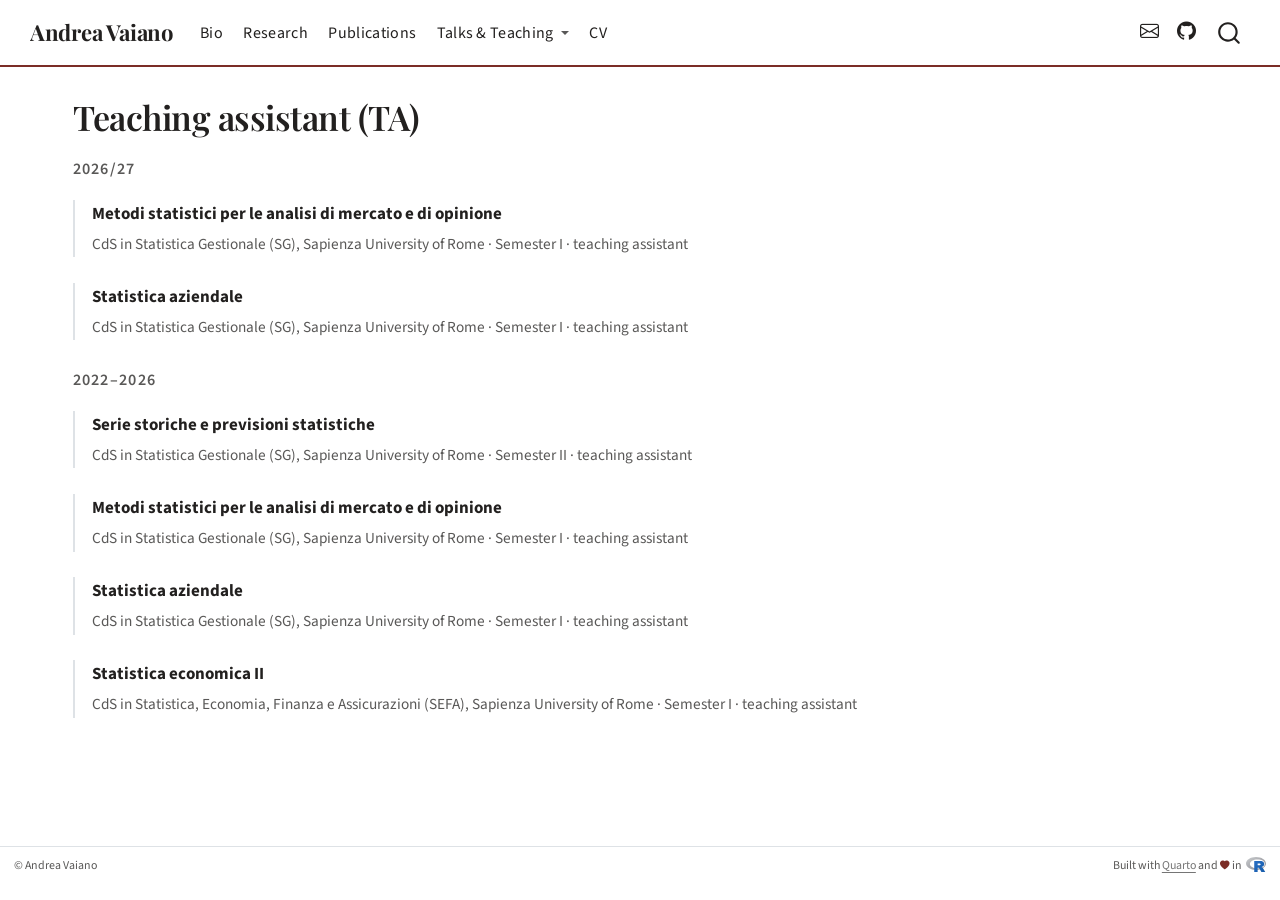
<file: talks/teaching.html>
<!DOCTYPE html>
<html xmlns="http://www.w3.org/1999/xhtml" lang="en" xml:lang="en"><head>

<meta charset="utf-8">
<meta name="generator" content="quarto-1.11.9">

<meta name="viewport" content="width=device-width, initial-scale=1.0, user-scalable=yes">


<title>Teaching assistant (TA) – Andrea Vaiano</title>
<style>
/* Default styles provided by pandoc.
** See https://pandoc.org/MANUAL.html#variables-for-html for config info.
*/
span.smallcaps{font-variant: small-caps;}
div.columns{display: flex; gap: 1.5em;}
div.column{flex: auto;}
@media screen {
div.columns{gap: min(4vw, 1.5em);}
div.column{overflow-x: auto;}
}
div.hanging-indent{margin-left: 1.5em; text-indent: -1.5em;}
ul.task-list{list-style: none;}
ul.task-list li input[type="checkbox"] {
  width: 0.8em;
  margin: 0 0.8em 0.2em -1em; /* quarto-specific, see https://github.com/quarto-dev/quarto-cli/issues/4556 */ 
  vertical-align: middle;
}
</style>


<script src="../site_libs/quarto-nav/quarto-nav.js"></script>
<script src="../site_libs/quarto-nav/headroom.min.js"></script>
<script src="../site_libs/clipboard/clipboard.min.js"></script>
<script src="../site_libs/quarto-search/autocomplete.umd.js"></script>
<script src="../site_libs/quarto-search/fuse.min.js"></script>
<script src="../site_libs/quarto-search/quarto-search.js"></script>
<meta name="quarto:offset" content="../">
<script src="../site_libs/quarto-html/quarto.js" type="module"></script>
<script src="../site_libs/quarto-html/tabsets/tabsets.js" type="module"></script>
<script src="../site_libs/quarto-html/scrollable-regions/scrollable-regions.js" type="module"></script>
<script src="../site_libs/quarto-html/popper.min.js"></script>
<script src="../site_libs/quarto-html/tippy.umd.min.js"></script>
<script src="../site_libs/quarto-html/anchor.min.js"></script>
<link href="../site_libs/quarto-html/tippy.css" rel="stylesheet">
<link href="../site_libs/quarto-html/quarto-syntax-highlighting-63b5708e65d6cd79cd7618c58d0c21e7.css" rel="stylesheet" id="quarto-text-highlighting-styles">
<script src="../site_libs/bootstrap/bootstrap.min.js"></script>
<link href="../site_libs/bootstrap/bootstrap-icons.css" rel="stylesheet">
<link href="../site_libs/bootstrap/bootstrap-5481aba94b20c17d0e6d222d27b492a5.min.css" rel="stylesheet" append-hash="true" id="quarto-bootstrap" data-mode="light">
<script id="quarto-search-options" type="application/json">{
  "location": "navbar",
  "copy-button": false,
  "collapse-after": 3,
  "panel-placement": "end",
  "type": "overlay",
  "limit": 50,
  "keyboard-shortcut": [
    "f",
    "/",
    "s"
  ],
  "show-item-context": false,
  "language": {
    "search-no-results-text": "No results",
    "search-matching-documents-text": "matching documents",
    "search-copy-link-title": "Copy link to search",
    "search-hide-matches-text": "Hide additional matches",
    "search-more-match-text": "more match in this document",
    "search-more-matches-text": "more matches in this document",
    "search-clear-button-title": "Clear",
    "search-text-placeholder": "",
    "search-detached-cancel-button-title": "Cancel",
    "search-submit-button-title": "Submit",
    "search-label": "Search"
  }
}</script>


<link rel="stylesheet" href="../styles.css">
</head>

<body class="nav-fixed quarto-light"><a id="quarto-skip-link" class="visually-hidden-focusable" href="#quarto-document-content">Skip to main content</a>

<div id="quarto-search-results"></div>
  <header id="quarto-header" class="headroom fixed-top">
    <nav class="navbar navbar-expand-lg " data-bs-theme="dark" aria-label="Site">
      <div class="navbar-container container-fluid">
      <div class="navbar-brand-container mx-auto">
    <a class="navbar-brand" href="../index.html">
    <span class="navbar-title">Andrea Vaiano</span>
    </a>
  </div>
          <button class="navbar-toggler" type="button" data-bs-toggle="collapse" data-bs-target="#navbarCollapse" aria-controls="navbarCollapse" aria-expanded="false" aria-label="Toggle navigation" onclick="if (window.quartoToggleHeadroom) { window.quartoToggleHeadroom(); }">
  <span class="navbar-toggler-icon"></span>
</button>
          <div class="collapse navbar-collapse" id="navbarCollapse">
            <ul class="navbar-nav navbar-nav-scroll me-auto">
  <li class="nav-item">
    <a class="nav-link" href="../index.html"> 
<span class="menu-text">Bio</span></a>
  </li>  
  <li class="nav-item">
    <a class="nav-link" href="../research.html"> 
<span class="menu-text">Research</span></a>
  </li>  
  <li class="nav-item">
    <a class="nav-link" href="../publications.html"> 
<span class="menu-text">Publications</span></a>
  </li>  
  <li class="nav-item dropdown ">
    <a class="nav-link dropdown-toggle" href="#" id="nav-menu-talks--teaching" role="link" data-bs-toggle="dropdown" aria-expanded="false">
 <span class="menu-text">Talks &amp; Teaching</span>
    </a>
    <ul class="dropdown-menu" aria-labelledby="nav-menu-talks--teaching">    
        <li>
    <a class="dropdown-item" href="../talks/teaching.html">
 <span class="dropdown-text">Teaching (TA)</span></a>
  </li>  
        <li>
    <a class="dropdown-item" href="../talks/seminars.html">
 <span class="dropdown-text">Seminars</span></a>
  </li>  
        <li>
    <a class="dropdown-item" href="../talks/conferences.html">
 <span class="dropdown-text">Conferences</span></a>
  </li>  
    </ul>
  </li>
  <li class="nav-item">
    <a class="nav-link" href="../cv.html"> 
<span class="menu-text">CV</span></a>
  </li>  
</ul>
            <ul class="navbar-nav navbar-nav-scroll ms-auto">
  <li class="nav-item compact">
    <a class="nav-link" href="mailto:andrea.vaiano@uniroma1.it"> <i class="bi bi-envelope" role="img">
</i> 
<span class="menu-text"></span></a>
  </li>  
  <li class="nav-item compact">
    <a class="nav-link" href="https://github.com/andyvaia"> <i class="bi bi-github" role="img">
</i> 
<span class="menu-text"></span></a>
  </li>  
</ul>
          </div> <!-- /navcollapse -->
            <div class="quarto-navbar-tools">
</div>
            <div id="quarto-search" class="" title="Search"></div>
      </div> <!-- /container-fluid -->
    </nav>
</header>
<!-- content -->
<div id="quarto-content" class="quarto-container page-columns page-rows-contents page-layout-full page-navbar">
<!-- sidebar -->
<!-- margin-sidebar -->
    
<!-- main -->
<main class="content column-page" id="quarto-document-content" tabindex="-1">

<header id="title-block-header" class="quarto-title-block default">
<div class="quarto-title">
<h1 class="title">Teaching assistant (TA)</h1>
</div>



<div class="quarto-title-meta column-page">

    
  
    
  </div>
  


</header>


<!-- PLACEHOLDER: one .entry block per course. Group them under academic-year headings and
     keep the most recent first. Copy an entry block to add another. -->
<p><span class="entry-group">2026/27</span></p>
<div class="entry">
<p><strong>Metodi statistici per le analisi di mercato e di opinione</strong></p>
<p>CdS in Statistica Gestionale (SG), Sapienza University of Rome · Semester I · teaching assistant</p>
</div>
<div class="entry">
<p><strong>Statistica aziendale</strong></p>
<p>CdS in Statistica Gestionale (SG), Sapienza University of Rome · Semester I · teaching assistant</p>
</div>
<p><span class="entry-group">2022–2026</span></p>
<div class="entry">
<p><strong>Serie storiche e previsioni statistiche</strong></p>
<p>CdS in Statistica Gestionale (SG), Sapienza University of Rome · Semester II · teaching assistant</p>
</div>
<div class="entry">
<p><strong>Metodi statistici per le analisi di mercato e di opinione</strong></p>
<p>CdS in Statistica Gestionale (SG), Sapienza University of Rome · Semester I · teaching assistant</p>
</div>
<div class="entry">
<p><strong>Statistica aziendale</strong></p>
<p>CdS in Statistica Gestionale (SG), Sapienza University of Rome · Semester I · teaching assistant</p>
</div>
<div class="entry">
<p><strong>Statistica economica II</strong></p>
<p>CdS in Statistica, Economia, Finanza e Assicurazioni (SEFA), Sapienza University of Rome · Semester I · teaching assistant</p>
</div>



</main> <!-- /main -->
<script id="quarto-html-after-body" type="application/javascript">
  window.document.addEventListener("DOMContentLoaded", function (event) {
    const icon = "";
    const anchorJS = new window.AnchorJS();
    anchorJS.options = {
      placement: 'right',
      icon: icon
    };
    anchorJS.add('.anchored');
    const isCodeAnnotation = (el) => {
      for (const clz of el.classList) {
        if (clz.startsWith('code-annotation-')) {                     
          return true;
        }
      }
      return false;
    }
    const onCopySuccess = function(e) {
      // button target
      const button = e.trigger;
      // don't keep focus
      button.blur();
      // flash "checked"
      button.classList.add('code-copy-button-checked');
      var currentTitle = button.getAttribute("title");
      button.setAttribute("title", "Copied!");
      let tooltip;
      if (window.bootstrap) {
        button.setAttribute("data-bs-toggle", "tooltip");
        button.setAttribute("data-bs-placement", "left");
        button.setAttribute("data-bs-title", "Copied!");
        tooltip = new bootstrap.Tooltip(button, 
          { trigger: "manual", 
            customClass: "code-copy-button-tooltip",
            offset: [0, -8]});
        tooltip.show();    
      }
      setTimeout(function() {
        if (tooltip) {
          tooltip.hide();
          button.removeAttribute("data-bs-title");
          button.removeAttribute("data-bs-toggle");
          button.removeAttribute("data-bs-placement");
        }
        button.setAttribute("title", currentTitle);
        button.classList.remove('code-copy-button-checked');
      }, 1000);
      // clear code selection
      e.clearSelection();
    }
    const getTextToCopy = function(trigger) {
      const outerScaffold = trigger.parentElement.cloneNode(true);
      const codeEl = outerScaffold.querySelector('code');
      for (const childEl of codeEl.children) {
        if (isCodeAnnotation(childEl)) {
          childEl.remove();
        }
      }
      return codeEl.innerText;
    }
    const clipboard = new window.ClipboardJS('.code-copy-button:not([data-in-quarto-modal])', {
      text: getTextToCopy
    });
    clipboard.on('success', onCopySuccess);
    if (window.document.getElementById('quarto-embedded-source-code-modal')) {
      const clipboardModal = new window.ClipboardJS('.code-copy-button[data-in-quarto-modal]', {
        text: getTextToCopy,
        container: window.document.getElementById('quarto-embedded-source-code-modal')
      });
      clipboardModal.on('success', onCopySuccess);
    }
      var localhostRegex = new RegExp(/^(?:http|https):\/\/localhost\:?[0-9]*\//);
      var mailtoRegex = new RegExp(/^mailto:/);
        var filterRegex = new RegExp("https:\/\/andyvaia\.github\.io\/");
      var isInternal = (href) => {
          return filterRegex.test(href) || localhostRegex.test(href) || mailtoRegex.test(href);
      }
      // Inspect non-navigation links and adorn them if external
      window.quartoDecorateExternalLinks = function (root) {
     var links = (root || window.document).querySelectorAll('a[href]:not(.nav-link):not(.navbar-brand):not(.toc-action):not(.sidebar-link):not(.sidebar-item-toggle):not(.pagination-link):not(.no-external):not([aria-hidden]):not(.dropdown-item):not(.quarto-navigation-tool):not(.about-link)');
      for (var i=0; i<links.length; i++) {
        const link = links[i];
        if (!isInternal(link.href)) {
          // undo the damage that might have been done by quarto-nav.js in the case of
          // links that we want to consider external
          if (link.dataset.originalHref !== undefined) {
            link.href = link.dataset.originalHref;
          }
          if (!link.classList.contains('no-external-icon')) {
          }
        }
      }
      };
      window.quartoDecorateExternalLinks(window.document);
    // Esc closes the popup (WCAG 1.4.13) and focus leaving both trigger and
    // popup closes it (WCAG 2.4.11); tippy handles neither for interactive popups.
    const hideOnEscAndFocusOut = {
      name: 'hideOnEscAndFocusOut',
      defaultValue: true,
      fn(instance) {
        const dismiss = () => {
          // A show scheduled by the trigger delay would otherwise reopen it
          instance.clearDelayTimeouts();
          instance.hide();
        };
        const onKeyDown = (event) => {
          if (event.key !== 'Escape') {
            return;
          }
          // Keep Esc from also reaching page handlers (e.g. reveal.js overview),
          // except an open reveal.js slide menu, which Esc should close too.
          // The menu handles keys only when its keyboard option is on.
          const menuHandlesEsc = window.Reveal?.getPlugin?.('menu')?.isOpen() &&
            window.Reveal.getConfig().menu?.keyboard !== false;
          if (!menuHandlesEsc) {
            event.stopPropagation();
          }
          if (instance.popper.contains(window.document.activeElement)) {
            // Disabled while refocusing so the focus trigger does not reopen it
            instance.disable();
            instance.reference.focus();
            instance.enable();
          }
          dismiss();
        };
        const onFocusOut = (event) => {
          const target = event.relatedTarget;
          if (target && !instance.reference.contains(target) &&
              !instance.popper.contains(target)) {
            dismiss();
          }
        };
        // On the trigger too: a click trigger (code-annotations: select) has no
        // blur handling. Attached for the instance's lifetime so leaving the
        // trigger also cancels a show still pending on the trigger delay.
        instance.reference.addEventListener('focusout', onFocusOut);
        return {
          onShow() {
            window.document.addEventListener('keydown', onKeyDown, true);
            instance.popper.addEventListener('focusout', onFocusOut);
          },
          onHide() {
            window.document.removeEventListener('keydown', onKeyDown, true);
            instance.popper.removeEventListener('focusout', onFocusOut);
          },
          onDestroy() {
            instance.reference.removeEventListener('focusout', onFocusOut);
          },
        };
      },
    };
    function tippyHover(el, contentFn, onTriggerFn, onUntriggerFn) {
      const config = {
        allowHTML: true,
        maxWidth: 500,
        delay: 100,
        arrow: false,
        appendTo: function(el) {
            return el.parentElement;
        },
        interactive: true,
        interactiveBorder: 10,
        theme: 'quarto',
        placement: 'bottom-start',
        plugins: [hideOnEscAndFocusOut],
      };
      if (contentFn) {
        config.content = contentFn;
      }
      if (onTriggerFn) {
        config.onTrigger = onTriggerFn;
      }
      if (onUntriggerFn) {
        config.onUntrigger = onUntriggerFn;
      }
      window.tippy(el, config); 
    }
    const noterefs = window.document.querySelectorAll('a[role="doc-noteref"]');
    for (var i=0; i<noterefs.length; i++) {
      const ref = noterefs[i];
      tippyHover(ref, function() {
        // use id or data attribute instead here
        let href = ref.getAttribute('data-footnote-href') || ref.getAttribute('href');
        try { href = new URL(href).hash; } catch {}
        const id = href.replace(/^#\/?/, "");
        const note = window.document.getElementById(id);
        if (note) {
          return note.innerHTML;
        } else {
          return "";
        }
      });
    }
    const xrefs = window.document.querySelectorAll('a.quarto-xref');
    const processXRef = (id, note) => {
      // Strip column container classes
      const stripColumnClz = (el) => {
        el.classList.remove("page-full", "page-columns");
        if (el.children) {
          for (const child of el.children) {
            stripColumnClz(child);
          }
        }
      }
      stripColumnClz(note)
      if (id === null || id.startsWith('sec-')) {
        // Special case sections, only their first couple elements
        const container = document.createElement("div");
        if (note.children && note.children.length > 2) {
          container.appendChild(note.children[0].cloneNode(true));
          for (let i = 1; i < note.children.length; i++) {
            const child = note.children[i];
            if (child.tagName === "P" && child.innerText === "") {
              continue;
            } else {
              container.appendChild(child.cloneNode(true));
              break;
            }
          }
          if (window.Quarto?.typesetMath) {
            window.Quarto.typesetMath(container);
          }
          return container.innerHTML
        } else {
          if (window.Quarto?.typesetMath) {
            window.Quarto.typesetMath(note);
          }
          return note.innerHTML;
        }
      } else {
        // Remove any anchor links if they are present
        const anchorLink = note.querySelector('a.anchorjs-link');
        if (anchorLink) {
          anchorLink.remove();
        }
        if (window.Quarto?.typesetMath) {
          window.Quarto.typesetMath(note);
        }
        if (note.classList.contains("callout")) {
          return note.outerHTML;
        } else {
          return note.innerHTML;
        }
      }
    }
    for (var i=0; i<xrefs.length; i++) {
      const xref = xrefs[i];
      tippyHover(xref, undefined, function(instance) {
        instance.disable();
        let url = xref.getAttribute('href');
        let hash = undefined; 
        if (url.startsWith('#')) {
          hash = url;
        } else {
          try { hash = new URL(url).hash; } catch {}
        }
        if (hash) {
          const id = hash.replace(/^#\/?/, "");
          const note = window.document.getElementById(id);
          if (note !== null) {
            try {
              const html = processXRef(id, note.cloneNode(true));
              instance.setContent(html);
            } finally {
              instance.enable();
              instance.show();
            }
          } else {
            // See if we can fetch this
            fetch(url.split('#')[0])
            .then(res => res.text())
            .then(html => {
              const parser = new DOMParser();
              const htmlDoc = parser.parseFromString(html, "text/html");
              const note = htmlDoc.getElementById(id);
              if (note !== null) {
                const html = processXRef(id, note);
                instance.setContent(html);
              } 
            }).finally(() => {
              instance.enable();
              instance.show();
            });
          }
        } else {
          // See if we can fetch a full url (with no hash to target)
          // This is a special case and we should probably do some content thinning / targeting
          fetch(url)
          .then(res => res.text())
          .then(html => {
            const parser = new DOMParser();
            const htmlDoc = parser.parseFromString(html, "text/html");
            const note = htmlDoc.querySelector('main.content');
            if (note !== null) {
              // This should only happen for chapter cross references
              // (since there is no id in the URL)
              // remove the first header
              if (note.children.length > 0 && note.children[0].tagName === "HEADER") {
                note.children[0].remove();
              }
              const html = processXRef(null, note);
              instance.setContent(html);
            } 
          }).finally(() => {
            instance.enable();
            instance.show();
          });
        }
      }, function(instance) {
      });
    }
        let selectedAnnoteEl;
        const selectorForAnnotation = ( cell, annotation) => {
          let cellAttr = 'data-code-cell="' + cell + '"';
          let lineAttr = 'data-code-annotation="' +  annotation + '"';
          const selector = 'span[' + cellAttr + '][' + lineAttr + ']';
          return selector;
        }
        const selectCodeLines = (annoteEl) => {
          const doc = window.document;
          const targetCell = annoteEl.getAttribute("data-target-cell");
          const targetAnnotation = annoteEl.getAttribute("data-target-annotation");
          const annoteSpan = window.document.querySelector(selectorForAnnotation(targetCell, targetAnnotation));
          const lines = annoteSpan.getAttribute("data-code-lines").split(",");
          const lineIds = lines.map((line) => {
            return targetCell + "-" + line;
          })
          // Each band is positioned against its own containing block, which is
          // not the offsetParent of the lines, so place it from client rects.
          const placeBand = (band, firstEl, lastEl, codeBlock) => {
            const container = band.offsetParent;
            if (container === null) {
              return;
            }
            const containerRect = container.getBoundingClientRect();
            // Reveal.js scales slides with a transform, so convert client
            // pixels back to the CSS pixels of the container.
            const scale = containerRect.height / container.offsetHeight || 1;
            const firstRect = firstEl.getBoundingClientRect();
            const lastRect = lastEl.getBoundingClientRect();
            const top = (firstRect.top - containerRect.top) / scale - container.clientTop + container.scrollTop;
            const height = (lastRect.bottom - firstRect.top) / scale;
            band.style.top = top - 2 + "px";
            band.style.height = height + 4 + "px";
            if (codeBlock) {
              // Without the copy button wrapper, the containing block is wider
              // than the code block, so span the code block explicitly.
              const blockRect = codeBlock.getBoundingClientRect();
              band.style.left = (blockRect.left - containerRect.left) / scale - container.clientLeft + container.scrollLeft + "px";
              band.style.width = blockRect.width / scale + "px";
            }
          };
          if (lineIds.length > 0) {
            const el = window.document.getElementById(lineIds[0]);
            const lastEl = window.document.getElementById(lineIds[lineIds.length - 1]);
            const parent = el.parentElement.parentElement;
            // cook up a div (if necessary) and position it
            let div = window.document.getElementById("code-annotation-line-highlight");
            if (div === null) {
              div = window.document.createElement("div");
              div.setAttribute("id", "code-annotation-line-highlight");
              div.style.position = 'absolute';
              parent.appendChild(div);
            }
            placeBand(div, el, lastEl, parent.closest("div.sourceCode") || parent);
            let gutterDiv = window.document.getElementById("code-annotation-line-highlight-gutter");
            if (gutterDiv === null) {
              gutterDiv = window.document.createElement("div");
              gutterDiv.setAttribute("id", "code-annotation-line-highlight-gutter");
              gutterDiv.style.position = 'absolute';
              const codeCell = window.document.getElementById(targetCell);
              const gutter = codeCell.querySelector('.code-annotation-gutter');
              gutter.appendChild(gutterDiv);
            }
            placeBand(gutterDiv, el, lastEl);
            selectedAnnoteEl = annoteEl;
          }
        };
        const unselectCodeLines = () => {
          const elementsIds = ["code-annotation-line-highlight", "code-annotation-line-highlight-gutter"];
          elementsIds.forEach((elId) => {
            const div = window.document.getElementById(elId);
            if (div) {
              div.remove();
            }
          });
          selectedAnnoteEl = undefined;
        };
          // Handle positioning of the toggle
      window.addEventListener(
        "resize",
        throttle(() => {
          elRect = undefined;
          if (selectedAnnoteEl) {
            selectCodeLines(selectedAnnoteEl);
          }
        }, 10)
      );
      function throttle(fn, ms) {
      let throttle = false;
      let timer;
        return (...args) => {
          if(!throttle) { // first call gets through
              fn.apply(this, args);
              throttle = true;
          } else { // all the others get throttled
              if(timer) clearTimeout(timer); // cancel #2
              timer = setTimeout(() => {
                fn.apply(this, args);
                timer = throttle = false;
              }, ms);
          }
        };
      }
        // Attach click handler to the DT
        const annoteDls = window.document.querySelectorAll('dt[data-target-cell]');
        for (const annoteDlNode of annoteDls) {
          annoteDlNode.addEventListener('click', (event) => {
            const clickedEl = event.target;
            if (clickedEl !== selectedAnnoteEl) {
              unselectCodeLines();
              const activeEl = window.document.querySelector('dt[data-target-cell].code-annotation-active');
              if (activeEl) {
                activeEl.classList.remove('code-annotation-active');
              }
              selectCodeLines(clickedEl);
              clickedEl.classList.add('code-annotation-active');
            } else {
              // Unselect the line
              unselectCodeLines();
              clickedEl.classList.remove('code-annotation-active');
            }
          });
        }
    const findCites = (el) => {
      const parentEl = el.parentElement;
      if (parentEl) {
        const cites = parentEl.dataset.cites;
        if (cites) {
          return {
            el,
            cites: cites.split(' ')
          };
        } else {
          return findCites(el.parentElement)
        }
      } else {
        return undefined;
      }
    };
    var bibliorefs = window.document.querySelectorAll('a[role="doc-biblioref"]');
    for (var i=0; i<bibliorefs.length; i++) {
      const ref = bibliorefs[i];
      const citeInfo = findCites(ref);
      if (citeInfo) {
        tippyHover(citeInfo.el, function() {
          var popup = window.document.createElement('div');
          citeInfo.cites.forEach(function(cite) {
            var citeDiv = window.document.createElement('div');
            citeDiv.classList.add('hanging-indent');
            citeDiv.classList.add('csl-entry');
            var biblioDiv = window.document.getElementById('ref-' + cite);
            if (biblioDiv) {
              citeDiv.innerHTML = biblioDiv.innerHTML;
            }
            popup.appendChild(citeDiv);
          });
          return popup.innerHTML;
        });
      }
    }
  });
  </script>
  <script type="application/javascript">
  window.quartoScrollableRegionsLabels = {"code":"Scrollable code","output":"Scrollable output"};
  </script>
</div> <!-- /content -->
<footer class="footer">
  <div class="nav-footer">
    <div class="nav-footer-left">
<p>© Andrea Vaiano</p>
</div>   
    <div class="nav-footer-center">
      &nbsp;
    </div>
    <div class="nav-footer-right">
<p>Built with <a href="https://quarto.org">Quarto</a> and <i class="bi bi-heart-fill" aria-hidden="true"></i> in <a href="https://www.r-project.org"><img src="../images/Rlogo.svg" class="footer-logo" alt="R"></a></p>
</div>
  </div>
</footer>




</body></html>
</file>
<file: site_libs/quarto-html/tippy.css>
.tippy-box[data-animation=fade][data-state=hidden]{opacity:0}[data-tippy-root]{max-width:calc(100vw - 10px)}.tippy-box{position:relative;background-color:#333;color:#fff;border-radius:4px;font-size:14px;line-height:1.4;white-space:normal;outline:0;transition-property:transform,visibility,opacity}.tippy-box[data-placement^=top]>.tippy-arrow{bottom:0}.tippy-box[data-placement^=top]>.tippy-arrow:before{bottom:-7px;left:0;border-width:8px 8px 0;border-top-color:initial;transform-origin:center top}.tippy-box[data-placement^=bottom]>.tippy-arrow{top:0}.tippy-box[data-placement^=bottom]>.tippy-arrow:before{top:-7px;left:0;border-width:0 8px 8px;border-bottom-color:initial;transform-origin:center bottom}.tippy-box[data-placement^=left]>.tippy-arrow{right:0}.tippy-box[data-placement^=left]>.tippy-arrow:before{border-width:8px 0 8px 8px;border-left-color:initial;right:-7px;transform-origin:center left}.tippy-box[data-placement^=right]>.tippy-arrow{left:0}.tippy-box[data-placement^=right]>.tippy-arrow:before{left:-7px;border-width:8px 8px 8px 0;border-right-color:initial;transform-origin:center right}.tippy-box[data-inertia][data-state=visible]{transition-timing-function:cubic-bezier(.54,1.5,.38,1.11)}.tippy-arrow{width:16px;height:16px;color:#333}.tippy-arrow:before{content:"";position:absolute;border-color:transparent;border-style:solid}.tippy-content{position:relative;padding:5px 9px;z-index:1}
</file>
<file: site_libs/quarto-html/quarto-syntax-highlighting-63b5708e65d6cd79cd7618c58d0c21e7.css>
/* quarto syntax highlight colors */
:root {
  --quarto-hl-ot-color: #003B4F;
  --quarto-hl-at-color: #657422;
  --quarto-hl-ss-color: #20794D;
  --quarto-hl-an-color: #5E5E5E;
  --quarto-hl-fu-color: #4758AB;
  --quarto-hl-st-color: #20794D;
  --quarto-hl-cf-color: #003B4F;
  --quarto-hl-op-color: #5E5E5E;
  --quarto-hl-er-color: #AD0000;
  --quarto-hl-bn-color: #AD0000;
  --quarto-hl-al-color: #AD0000;
  --quarto-hl-va-color: #111111;
  --quarto-hl-bu-color: inherit;
  --quarto-hl-ex-color: inherit;
  --quarto-hl-pp-color: #AD0000;
  --quarto-hl-in-color: #5E5E5E;
  --quarto-hl-vs-color: #20794D;
  --quarto-hl-wa-color: #5E5E5E;
  --quarto-hl-do-color: #5E5E5E;
  --quarto-hl-im-color: #00769E;
  --quarto-hl-ch-color: #20794D;
  --quarto-hl-dt-color: #AD0000;
  --quarto-hl-fl-color: #AD0000;
  --quarto-hl-co-color: #5E5E5E;
  --quarto-hl-cv-color: #5E5E5E;
  --quarto-hl-cn-color: #8f5902;
  --quarto-hl-sc-color: #5E5E5E;
  --quarto-hl-dv-color: #AD0000;
  --quarto-hl-kw-color: #003B4F;
}

/* other quarto variables */
:root {
  --quarto-font-monospace: SFMono-Regular, Menlo, Monaco, Consolas, "Liberation Mono", "Courier New", monospace;
}

/* syntax highlight based on Pandoc's rules */
pre > code.sourceCode > span {
  color: #003B4F;
}

code.sourceCode > span {
  color: #003B4F;
}

div.sourceCode,
div.sourceCode pre.sourceCode {
  color: #003B4F;
}

/* Normal */
code span {
  color: #003B4F;
}

/* Alert */
code span.al {
  color: #AD0000;
  font-style: inherit;
}

/* Annotation */
code span.an {
  color: #5E5E5E;
  font-style: inherit;
}

/* Attribute */
code span.at {
  color: #657422;
  font-style: inherit;
}

/* BaseN */
code span.bn {
  color: #AD0000;
  font-style: inherit;
}

/* BuiltIn */
code span.bu {
  font-style: inherit;
}

/* ControlFlow */
code span.cf {
  color: #003B4F;
  font-weight: bold;
  font-style: inherit;
}

/* Char */
code span.ch {
  color: #20794D;
  font-style: inherit;
}

/* Constant */
code span.cn {
  color: #8f5902;
  font-style: inherit;
}

/* Comment */
code span.co {
  color: #5E5E5E;
  font-style: inherit;
}

/* CommentVar */
code span.cv {
  color: #5E5E5E;
  font-style: italic;
}

/* Documentation */
code span.do {
  color: #5E5E5E;
  font-style: italic;
}

/* DataType */
code span.dt {
  color: #AD0000;
  font-style: inherit;
}

/* DecVal */
code span.dv {
  color: #AD0000;
  font-style: inherit;
}

/* Error */
code span.er {
  color: #AD0000;
  font-style: inherit;
}

/* Extension */
code span.ex {
  font-style: inherit;
}

/* Float */
code span.fl {
  color: #AD0000;
  font-style: inherit;
}

/* Function */
code span.fu {
  color: #4758AB;
  font-style: inherit;
}

/* Import */
code span.im {
  color: #00769E;
  font-style: inherit;
}

/* Information */
code span.in {
  color: #5E5E5E;
  font-style: inherit;
}

/* Keyword */
code span.kw {
  color: #003B4F;
  font-weight: bold;
  font-style: inherit;
}

/* Operator */
code span.op {
  color: #5E5E5E;
  font-style: inherit;
}

/* Other */
code span.ot {
  color: #003B4F;
  font-style: inherit;
}

/* Preprocessor */
code span.pp {
  color: #AD0000;
  font-style: inherit;
}

/* SpecialChar */
code span.sc {
  color: #5E5E5E;
  font-style: inherit;
}

/* SpecialString */
code span.ss {
  color: #20794D;
  font-style: inherit;
}

/* String */
code span.st {
  color: #20794D;
  font-style: inherit;
}

/* Variable */
code span.va {
  color: #111111;
  font-style: inherit;
}

/* VerbatimString */
code span.vs {
  color: #20794D;
  font-style: inherit;
}

/* Warning */
code span.wa {
  color: #5E5E5E;
  font-style: italic;
}

.prevent-inlining {
  content: "</";
}

/*# sourceMappingURL=054cc16b9e9817627be6994582d2ffb5.css.map */
</file>
<file: styles.css>
/* Custom styling layered on top of the Quarto theme.
   Kept minimal — these rules use Bootstrap variables so they follow whatever theme
   is set in _quarto.yml. */

/* Entry blocks: used for talks, teaching and projects instead of tables.
   Each entry is a title line followed by a muted detail line. */
.entry {
  padding-left: 1rem;
  border-left: 2px solid var(--bs-border-color, #dee2e6);
  margin-bottom: 1.5rem;
}

.entry p {
  margin-bottom: 0.25rem;
}

/* The second paragraph of an entry is the metadata line (venue, date, status).
   Anything after it — an abstract or summary — stays normal body text. */
.entry p:nth-of-type(2) {
  font-size: 0.9rem;
  color: var(--bs-secondary-color, #6c757d);
}

.entry p:last-child {
  margin-bottom: 0;
}

/* Give the body a little air after the metadata line. Only the first body paragraph
   gets the gap, so multi-line CV entries stay compact. */
.entry p:nth-of-type(3) {
  margin-top: 0.6rem;
}

/* Site footer: quiet, with the heart picking up the theme accent. */
.nav-footer {
  border-top: 1px solid var(--bs-border-color, #dee2e6);
  font-size: 0.85rem;
  color: var(--bs-secondary-color, #6c757d);
}

.nav-footer .bi-heart-fill {
  color: var(--bs-primary, #7b2d26);
  font-size: 0.8em;
  vertical-align: baseline;
}

/* Official R logo (images/Rlogo.svg, CC-BY-SA 4.0 — see README). */
.nav-footer .footer-logo {
  height: 1.3em;
  width: auto;
  vertical-align: -0.3em;
  margin-left: 0.15em;
}

/* Year / section headings above a run of entries. */
.entry-group {
  margin-top: 2rem;
  margin-bottom: 1rem;
  font-size: 0.95rem;
  font-weight: 600;
  letter-spacing: 0.08em;
  text-transform: uppercase;
  color: var(--bs-secondary-color, #6c757d);
}
</file>
